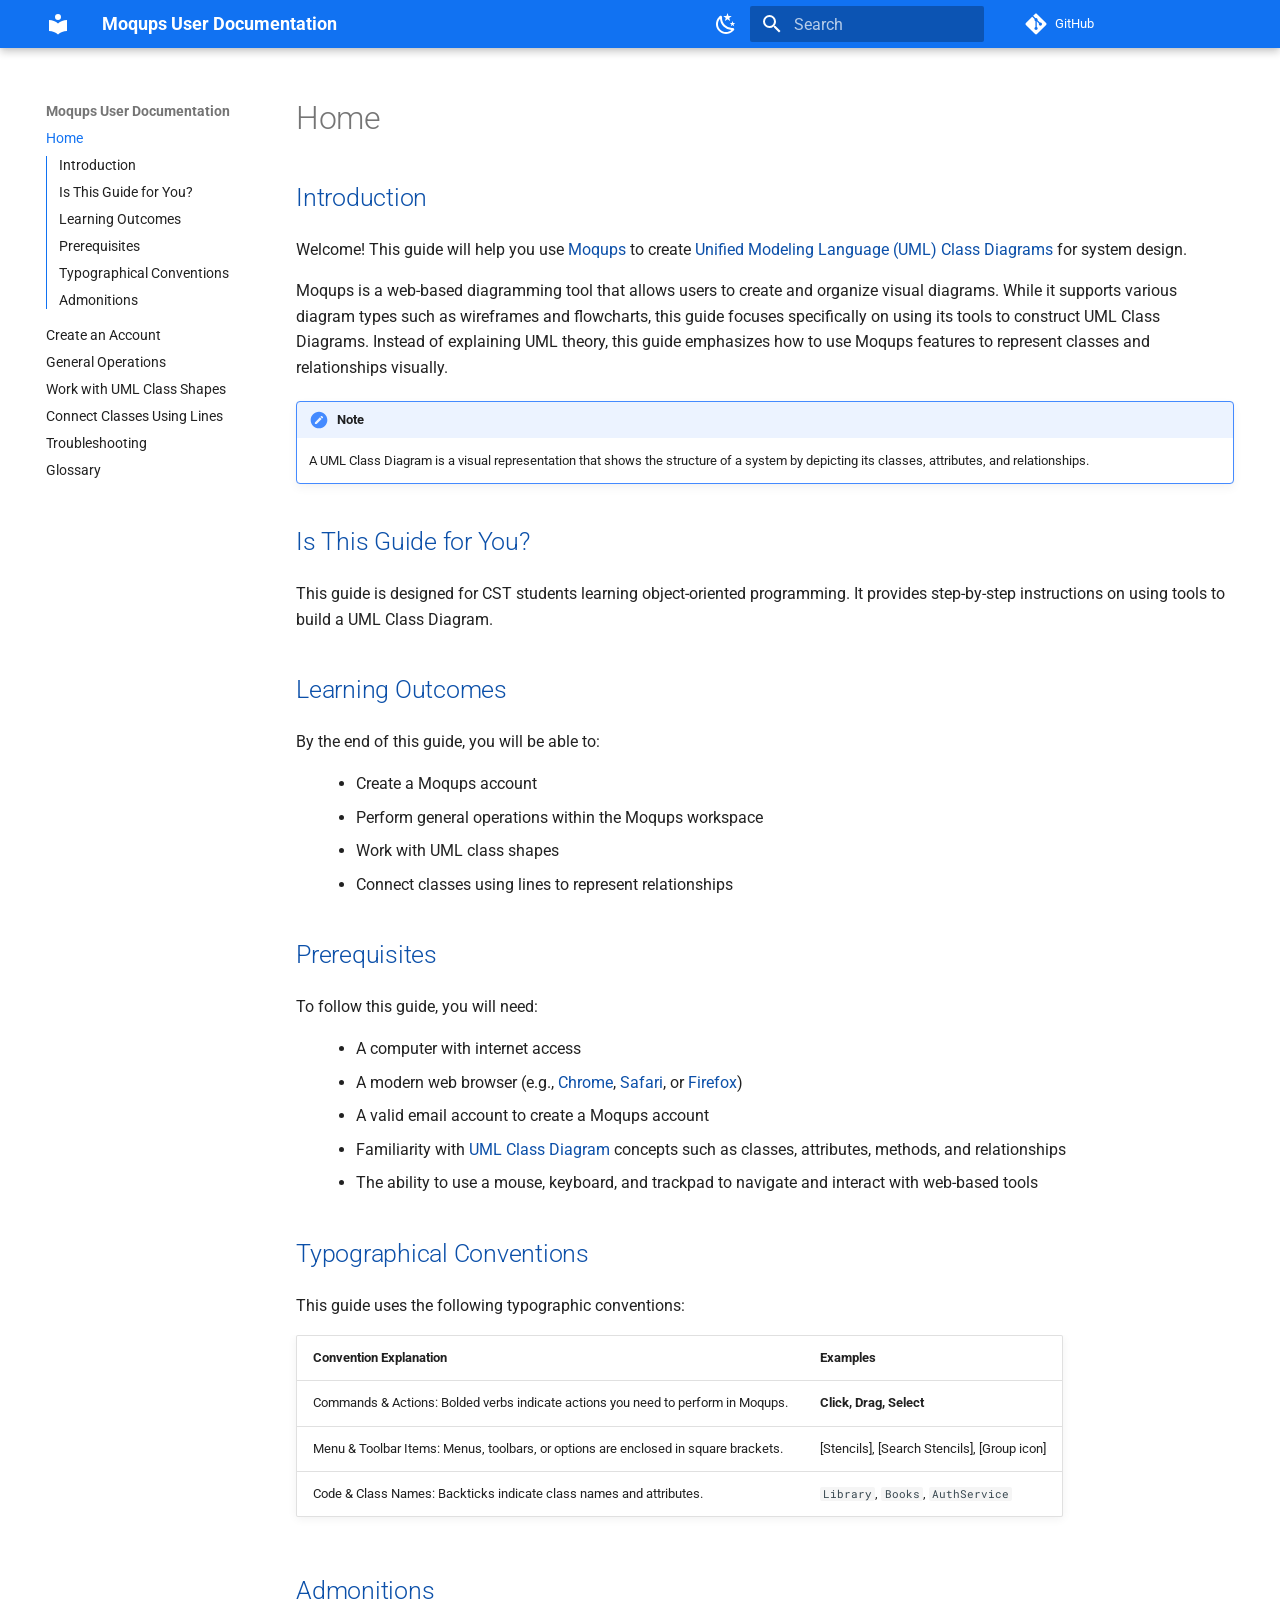
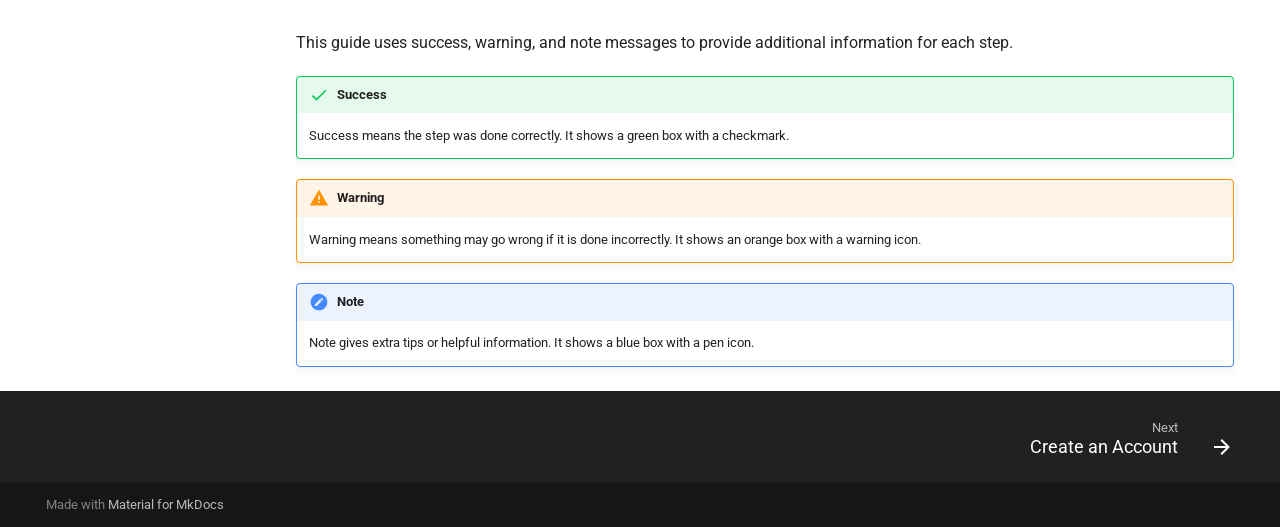
<file: index.html>
<!doctype html>
<html lang="en" class="no-js">
  <head>
    
      <meta charset="utf-8">
      <meta name="viewport" content="width=device-width,initial-scale=1">
      
      
      
      
      
        <link rel="next" href="create-an-account/">
      
      
        
      
      
      <link rel="icon" href="assets/images/favicon.png">
      <meta name="generator" content="mkdocs-1.6.1, mkdocs-material-9.7.6">
    
    
      
        <title>Moqups User Documentation</title>
      
    
    
      <link rel="stylesheet" href="assets/stylesheets/main.484c7ddc.min.css">
      
        
        <link rel="stylesheet" href="assets/stylesheets/palette.ab4e12ef.min.css">
      
      


    
    
      
    
    
      
        
        
        <link rel="preconnect" href="https://fonts.gstatic.com" crossorigin>
        <link rel="stylesheet" href="https://fonts.googleapis.com/css?family=Roboto:300,300i,400,400i,700,700i%7CRoboto+Mono:400,400i,700,700i&display=fallback">
        <style>:root{--md-text-font:"Roboto";--md-code-font:"Roboto Mono"}</style>
      
    
    
      <link rel="stylesheet" href="stylesheets/extra.css">
    
    <script>__md_scope=new URL(".",location),__md_hash=e=>[...e].reduce(((e,_)=>(e<<5)-e+_.charCodeAt(0)),0),__md_get=(e,_=localStorage,t=__md_scope)=>JSON.parse(_.getItem(t.pathname+"."+e)),__md_set=(e,_,t=localStorage,a=__md_scope)=>{try{t.setItem(a.pathname+"."+e,JSON.stringify(_))}catch(e){}}</script>
    
      

    
    
  </head>
  
  
    
    
      
    
    
    
    
    <body dir="ltr" data-md-color-scheme="default" data-md-color-primary="custom" data-md-color-accent="custom">
  
    
    <input class="md-toggle" data-md-toggle="drawer" type="checkbox" id="__drawer" autocomplete="off">
    <input class="md-toggle" data-md-toggle="search" type="checkbox" id="__search" autocomplete="off">
    <label class="md-overlay" for="__drawer"></label>
    <div data-md-component="skip">
      
        
        <a href="#home" class="md-skip">
          Skip to content
        </a>
      
    </div>
    <div data-md-component="announce">
      
    </div>
    
    
      

  

<header class="md-header md-header--shadow" data-md-component="header">
  <nav class="md-header__inner md-grid" aria-label="Header">
    <a href="." title="Moqups User Documentation" class="md-header__button md-logo" aria-label="Moqups User Documentation" data-md-component="logo">
      
  
  <svg xmlns="http://www.w3.org/2000/svg" viewBox="0 0 24 24"><path d="M12 8a3 3 0 0 0 3-3 3 3 0 0 0-3-3 3 3 0 0 0-3 3 3 3 0 0 0 3 3m0 3.54C9.64 9.35 6.5 8 3 8v11c3.5 0 6.64 1.35 9 3.54 2.36-2.19 5.5-3.54 9-3.54V8c-3.5 0-6.64 1.35-9 3.54"/></svg>

    </a>
    <label class="md-header__button md-icon" for="__drawer">
      
      <svg xmlns="http://www.w3.org/2000/svg" viewBox="0 0 24 24"><path d="M3 6h18v2H3zm0 5h18v2H3zm0 5h18v2H3z"/></svg>
    </label>
    <div class="md-header__title" data-md-component="header-title">
      <div class="md-header__ellipsis">
        <div class="md-header__topic">
          <span class="md-ellipsis">
            Moqups User Documentation
          </span>
        </div>
        <div class="md-header__topic" data-md-component="header-topic">
          <span class="md-ellipsis">
            
              Home
            
          </span>
        </div>
      </div>
    </div>
    
      
        <form class="md-header__option" data-md-component="palette">
  
    
    
    
    <input class="md-option" data-md-color-media="" data-md-color-scheme="default" data-md-color-primary="custom" data-md-color-accent="custom"  aria-label="Switch to dark mode"  type="radio" name="__palette" id="__palette_0">
    
      <label class="md-header__button md-icon" title="Switch to dark mode" for="__palette_1" hidden>
        <svg xmlns="http://www.w3.org/2000/svg" viewBox="0 0 24 24"><path d="m17.75 4.09-2.53 1.94.91 3.06-2.63-1.81-2.63 1.81.91-3.06-2.53-1.94L12.44 4l1.06-3 1.06 3zm3.5 6.91-1.64 1.25.59 1.98-1.7-1.17-1.7 1.17.59-1.98L15.75 11l2.06-.05L18.5 9l.69 1.95zm-2.28 4.95c.83-.08 1.72 1.1 1.19 1.85-.32.45-.66.87-1.08 1.27C15.17 23 8.84 23 4.94 19.07c-3.91-3.9-3.91-10.24 0-14.14.4-.4.82-.76 1.27-1.08.75-.53 1.93.36 1.85 1.19-.27 2.86.69 5.83 2.89 8.02a9.96 9.96 0 0 0 8.02 2.89m-1.64 2.02a12.08 12.08 0 0 1-7.8-3.47c-2.17-2.19-3.33-5-3.49-7.82-2.81 3.14-2.7 7.96.31 10.98 3.02 3.01 7.84 3.12 10.98.31"/></svg>
      </label>
    
  
    
    
    
    <input class="md-option" data-md-color-media="" data-md-color-scheme="slate" data-md-color-primary="custom" data-md-color-accent="custom"  aria-label="Switch to light mode"  type="radio" name="__palette" id="__palette_1">
    
      <label class="md-header__button md-icon" title="Switch to light mode" for="__palette_0" hidden>
        <svg xmlns="http://www.w3.org/2000/svg" viewBox="0 0 24 24"><path d="M12 7a5 5 0 0 1 5 5 5 5 0 0 1-5 5 5 5 0 0 1-5-5 5 5 0 0 1 5-5m0 2a3 3 0 0 0-3 3 3 3 0 0 0 3 3 3 3 0 0 0 3-3 3 3 0 0 0-3-3m0-7 2.39 3.42C13.65 5.15 12.84 5 12 5s-1.65.15-2.39.42zM3.34 7l4.16-.35A7.2 7.2 0 0 0 5.94 8.5c-.44.74-.69 1.5-.83 2.29zm.02 10 1.76-3.77a7.131 7.131 0 0 0 2.38 4.14zM20.65 7l-1.77 3.79a7.02 7.02 0 0 0-2.38-4.15zm-.01 10-4.14.36c.59-.51 1.12-1.14 1.54-1.86.42-.73.69-1.5.83-2.29zM12 22l-2.41-3.44c.74.27 1.55.44 2.41.44.82 0 1.63-.17 2.37-.44z"/></svg>
      </label>
    
  
</form>
      
    
    
      <script>var palette=__md_get("__palette");if(palette&&palette.color){if("(prefers-color-scheme)"===palette.color.media){var media=matchMedia("(prefers-color-scheme: light)"),input=document.querySelector(media.matches?"[data-md-color-media='(prefers-color-scheme: light)']":"[data-md-color-media='(prefers-color-scheme: dark)']");palette.color.media=input.getAttribute("data-md-color-media"),palette.color.scheme=input.getAttribute("data-md-color-scheme"),palette.color.primary=input.getAttribute("data-md-color-primary"),palette.color.accent=input.getAttribute("data-md-color-accent")}for(var[key,value]of Object.entries(palette.color))document.body.setAttribute("data-md-color-"+key,value)}</script>
    
    
    
      
      
        <label class="md-header__button md-icon" for="__search">
          
          <svg xmlns="http://www.w3.org/2000/svg" viewBox="0 0 24 24"><path d="M9.5 3A6.5 6.5 0 0 1 16 9.5c0 1.61-.59 3.09-1.56 4.23l.27.27h.79l5 5-1.5 1.5-5-5v-.79l-.27-.27A6.52 6.52 0 0 1 9.5 16 6.5 6.5 0 0 1 3 9.5 6.5 6.5 0 0 1 9.5 3m0 2C7 5 5 7 5 9.5S7 14 9.5 14 14 12 14 9.5 12 5 9.5 5"/></svg>
        </label>
        <div class="md-search" data-md-component="search" role="dialog">
  <label class="md-search__overlay" for="__search"></label>
  <div class="md-search__inner" role="search">
    <form class="md-search__form" name="search">
      <input type="text" class="md-search__input" name="query" aria-label="Search" placeholder="Search" autocapitalize="off" autocorrect="off" autocomplete="off" spellcheck="false" data-md-component="search-query" required>
      <label class="md-search__icon md-icon" for="__search">
        
        <svg xmlns="http://www.w3.org/2000/svg" viewBox="0 0 24 24"><path d="M9.5 3A6.5 6.5 0 0 1 16 9.5c0 1.61-.59 3.09-1.56 4.23l.27.27h.79l5 5-1.5 1.5-5-5v-.79l-.27-.27A6.52 6.52 0 0 1 9.5 16 6.5 6.5 0 0 1 3 9.5 6.5 6.5 0 0 1 9.5 3m0 2C7 5 5 7 5 9.5S7 14 9.5 14 14 12 14 9.5 12 5 9.5 5"/></svg>
        
        <svg xmlns="http://www.w3.org/2000/svg" viewBox="0 0 24 24"><path d="M20 11v2H8l5.5 5.5-1.42 1.42L4.16 12l7.92-7.92L13.5 5.5 8 11z"/></svg>
      </label>
      <nav class="md-search__options" aria-label="Search">
        
        <button type="reset" class="md-search__icon md-icon" title="Clear" aria-label="Clear" tabindex="-1">
          
          <svg xmlns="http://www.w3.org/2000/svg" viewBox="0 0 24 24"><path d="M19 6.41 17.59 5 12 10.59 6.41 5 5 6.41 10.59 12 5 17.59 6.41 19 12 13.41 17.59 19 19 17.59 13.41 12z"/></svg>
        </button>
      </nav>
      
    </form>
    <div class="md-search__output">
      <div class="md-search__scrollwrap" tabindex="0" data-md-scrollfix>
        <div class="md-search-result" data-md-component="search-result">
          <div class="md-search-result__meta">
            Initializing search
          </div>
          <ol class="md-search-result__list" role="presentation"></ol>
        </div>
      </div>
    </div>
  </div>
</div>
      
    
    
      <div class="md-header__source">
        <a href="https://github.com/mzhao002/Moqups-User-Documentation" title="Go to repository" class="md-source" data-md-component="source">
  <div class="md-source__icon md-icon">
    
    <svg xmlns="http://www.w3.org/2000/svg" viewBox="0 0 448 512"><!--! Font Awesome Free 7.1.0 by @fontawesome - https://fontawesome.com License - https://fontawesome.com/license/free (Icons: CC BY 4.0, Fonts: SIL OFL 1.1, Code: MIT License) Copyright 2025 Fonticons, Inc.--><path d="M439.6 236.1 244 40.5c-5.4-5.5-12.8-8.5-20.4-8.5s-15 3-20.4 8.4L162.5 81l51.5 51.5c27.1-9.1 52.7 16.8 43.4 43.7l49.7 49.7c34.2-11.8 61.2 31 35.5 56.7-26.5 26.5-70.2-2.9-56-37.3L240.3 199v121.9c25.3 12.5 22.3 41.8 9.1 55-6.4 6.4-15.2 10.1-24.3 10.1s-17.8-3.6-24.3-10.1c-17.6-17.6-11.1-46.9 11.2-56v-123c-20.8-8.5-24.6-30.7-18.6-45L142.6 101 8.5 235.1C3 240.6 0 247.9 0 255.5s3 15 8.5 20.4l195.6 195.7c5.4 5.4 12.7 8.4 20.4 8.4s15-3 20.4-8.4l194.7-194.7c5.4-5.4 8.4-12.8 8.4-20.4s-3-15-8.4-20.4"/></svg>
  </div>
  <div class="md-source__repository">
    GitHub
  </div>
</a>
      </div>
    
  </nav>
  
</header>
    
    <div class="md-container" data-md-component="container">
      
      
        
          
        
      
      <main class="md-main" data-md-component="main">
        <div class="md-main__inner md-grid">
          
            
              
              <div class="md-sidebar md-sidebar--primary" data-md-component="sidebar" data-md-type="navigation" >
                <div class="md-sidebar__scrollwrap">
                  <div class="md-sidebar__inner">
                    



  

<nav class="md-nav md-nav--primary md-nav--integrated" aria-label="Navigation" data-md-level="0">
  <label class="md-nav__title" for="__drawer">
    <a href="." title="Moqups User Documentation" class="md-nav__button md-logo" aria-label="Moqups User Documentation" data-md-component="logo">
      
  
  <svg xmlns="http://www.w3.org/2000/svg" viewBox="0 0 24 24"><path d="M12 8a3 3 0 0 0 3-3 3 3 0 0 0-3-3 3 3 0 0 0-3 3 3 3 0 0 0 3 3m0 3.54C9.64 9.35 6.5 8 3 8v11c3.5 0 6.64 1.35 9 3.54 2.36-2.19 5.5-3.54 9-3.54V8c-3.5 0-6.64 1.35-9 3.54"/></svg>

    </a>
    Moqups User Documentation
  </label>
  
    <div class="md-nav__source">
      <a href="https://github.com/mzhao002/Moqups-User-Documentation" title="Go to repository" class="md-source" data-md-component="source">
  <div class="md-source__icon md-icon">
    
    <svg xmlns="http://www.w3.org/2000/svg" viewBox="0 0 448 512"><!--! Font Awesome Free 7.1.0 by @fontawesome - https://fontawesome.com License - https://fontawesome.com/license/free (Icons: CC BY 4.0, Fonts: SIL OFL 1.1, Code: MIT License) Copyright 2025 Fonticons, Inc.--><path d="M439.6 236.1 244 40.5c-5.4-5.5-12.8-8.5-20.4-8.5s-15 3-20.4 8.4L162.5 81l51.5 51.5c27.1-9.1 52.7 16.8 43.4 43.7l49.7 49.7c34.2-11.8 61.2 31 35.5 56.7-26.5 26.5-70.2-2.9-56-37.3L240.3 199v121.9c25.3 12.5 22.3 41.8 9.1 55-6.4 6.4-15.2 10.1-24.3 10.1s-17.8-3.6-24.3-10.1c-17.6-17.6-11.1-46.9 11.2-56v-123c-20.8-8.5-24.6-30.7-18.6-45L142.6 101 8.5 235.1C3 240.6 0 247.9 0 255.5s3 15 8.5 20.4l195.6 195.7c5.4 5.4 12.7 8.4 20.4 8.4s15-3 20.4-8.4l194.7-194.7c5.4-5.4 8.4-12.8 8.4-20.4s-3-15-8.4-20.4"/></svg>
  </div>
  <div class="md-source__repository">
    GitHub
  </div>
</a>
    </div>
  
  <ul class="md-nav__list" data-md-scrollfix>
    
      
      
  
  
    
  
  
  
    <li class="md-nav__item md-nav__item--active">
      
      <input class="md-nav__toggle md-toggle" type="checkbox" id="__toc">
      
      
        
      
      
        <label class="md-nav__link md-nav__link--active" for="__toc">
          
  
  
  <span class="md-ellipsis">
    
  
    Home
  

    
  </span>
  
  

          <span class="md-nav__icon md-icon"></span>
        </label>
      
      <a href="." class="md-nav__link md-nav__link--active">
        
  
  
  <span class="md-ellipsis">
    
  
    Home
  

    
  </span>
  
  

      </a>
      
        

<nav class="md-nav md-nav--secondary" aria-label="Table of contents">
  
  
  
    
  
  
    <label class="md-nav__title" for="__toc">
      <span class="md-nav__icon md-icon"></span>
      Table of contents
    </label>
    <ul class="md-nav__list" data-md-component="toc" data-md-scrollfix>
      
        <li class="md-nav__item">
  <a href="#introduction" class="md-nav__link">
    <span class="md-ellipsis">
      
        Introduction
      
    </span>
  </a>
  
</li>
      
        <li class="md-nav__item">
  <a href="#is-this-guide-for-you" class="md-nav__link">
    <span class="md-ellipsis">
      
        Is This Guide for You?
      
    </span>
  </a>
  
</li>
      
        <li class="md-nav__item">
  <a href="#learning-outcomes" class="md-nav__link">
    <span class="md-ellipsis">
      
        Learning Outcomes
      
    </span>
  </a>
  
</li>
      
        <li class="md-nav__item">
  <a href="#prerequisites" class="md-nav__link">
    <span class="md-ellipsis">
      
        Prerequisites
      
    </span>
  </a>
  
</li>
      
        <li class="md-nav__item">
  <a href="#typographical-conventions" class="md-nav__link">
    <span class="md-ellipsis">
      
        Typographical Conventions
      
    </span>
  </a>
  
</li>
      
        <li class="md-nav__item">
  <a href="#admonitions" class="md-nav__link">
    <span class="md-ellipsis">
      
        Admonitions
      
    </span>
  </a>
  
</li>
      
    </ul>
  
</nav>
      
    </li>
  

    
      
      
  
  
  
  
    <li class="md-nav__item">
      <a href="create-an-account/" class="md-nav__link">
        
  
  
  <span class="md-ellipsis">
    
  
    Create an Account
  

    
  </span>
  
  

      </a>
    </li>
  

    
      
      
  
  
  
  
    <li class="md-nav__item">
      <a href="general-operations/" class="md-nav__link">
        
  
  
  <span class="md-ellipsis">
    
  
    General Operations
  

    
  </span>
  
  

      </a>
    </li>
  

    
      
      
  
  
  
  
    <li class="md-nav__item">
      <a href="work-with-UML-class-shapes/" class="md-nav__link">
        
  
  
  <span class="md-ellipsis">
    
  
    Work with UML Class Shapes
  

    
  </span>
  
  

      </a>
    </li>
  

    
      
      
  
  
  
  
    <li class="md-nav__item">
      <a href="connect-classes-using-lines/" class="md-nav__link">
        
  
  
  <span class="md-ellipsis">
    
  
    Connect Classes Using Lines
  

    
  </span>
  
  

      </a>
    </li>
  

    
      
      
  
  
  
  
    <li class="md-nav__item">
      <a href="troubleshooting/" class="md-nav__link">
        
  
  
  <span class="md-ellipsis">
    
  
    Troubleshooting
  

    
  </span>
  
  

      </a>
    </li>
  

    
      
      
  
  
  
  
    <li class="md-nav__item">
      <a href="glossary/" class="md-nav__link">
        
  
  
  <span class="md-ellipsis">
    
  
    Glossary
  

    
  </span>
  
  

      </a>
    </li>
  

    
  </ul>
</nav>
                  </div>
                </div>
              </div>
            
            
          
          
            <div class="md-content" data-md-component="content">
              
              <article class="md-content__inner md-typeset">
                
                  


  
  


<h1 id="home">Home</h1>
<h2 id="introduction">Introduction</h2>
<p>Welcome! This guide will help you use <a href="https://moqups.com/">Moqups</a> to create <a href="https://www.visual-paradigm.com/guide/uml-unified-modeling-language/uml-class-diagram-tutorial/">Unified Modeling Language (UML) Class Diagrams</a> for system design.</p>
<p>Moqups is a web-based diagramming tool that allows users to create and organize visual diagrams. While it supports various diagram types such as wireframes and flowcharts, this guide focuses specifically on using its tools to construct UML Class Diagrams. Instead of explaining UML theory, this guide emphasizes how to use Moqups features to represent classes and relationships visually.</p>
<div class="admonition note">
<p class="admonition-title">Note</p>
<p>A UML Class Diagram is a visual representation that shows the structure of a system by depicting its classes, attributes, and relationships.</p>
</div>
<h2 id="is-this-guide-for-you">Is This Guide for You?</h2>
<p>This guide is designed for CST students learning object-oriented programming. It provides step-by-step instructions on using tools to build a UML Class Diagram.</p>
<h2 id="learning-outcomes">Learning Outcomes</h2>
<p>By the end of this guide, you will be able to:</p>
<ul>
<li>Create a Moqups account  </li>
<li>Perform general operations within the Moqups workspace  </li>
<li>Work with UML class shapes  </li>
<li>Connect classes using lines to represent relationships  </li>
</ul>
<h2 id="prerequisites">Prerequisites</h2>
<p>To follow this guide, you will need: </p>
<ul>
<li>A computer with internet access</li>
<li>A modern web browser (e.g., <a href="https://www.google.com/intl/en_ca/chrome/">Chrome</a>, <a href="https://apps.apple.com/ca/app/safari/id1146562112">Safari</a>, or <a href="https://www.firefox.com/zh-CN/">Firefox</a>)</li>
<li>A valid email account to create a Moqups account</li>
<li>Familiarity with <a href="https://www.visual-paradigm.com/guide/uml-unified-modeling-language/uml-class-diagram-tutorial/">UML Class Diagram</a> concepts such as classes, attributes, methods, and relationships</li>
<li>The ability to use a mouse, keyboard, and trackpad to navigate and interact with web-based tools</li>
</ul>
<h2 id="typographical-conventions">Typographical Conventions</h2>
<p>This guide uses the following typographic conventions:</p>
<table>
<thead>
<tr>
<th style="text-align: left;">Convention Explanation</th>
<th style="text-align: left;">Examples</th>
</tr>
</thead>
<tbody>
<tr>
<td style="text-align: left;">Commands &amp; Actions: Bolded verbs indicate actions you need to perform in Moqups.</td>
<td style="text-align: left;"><strong>Click, Drag, Select</strong></td>
</tr>
<tr>
<td style="text-align: left;">Menu &amp; Toolbar Items: Menus, toolbars, or options are enclosed in square brackets.</td>
<td style="text-align: left;">[Stencils], [Search Stencils], [Group icon]</td>
</tr>
<tr>
<td style="text-align: left;">Code &amp; Class Names: Backticks indicate class names and attributes.</td>
<td style="text-align: left;"><code>Library</code>, <code>Books</code>, <code>AuthService</code></td>
</tr>
</tbody>
</table>
<h2 id="admonitions">Admonitions</h2>
<p>This guide uses success, warning, and note messages to provide additional information for each step.</p>
<div class="admonition success">
<p class="admonition-title">Success</p>
<p>Success means the step was done correctly. It shows a green box with a checkmark.</p>
</div>
<div class="admonition warning">
<p class="admonition-title">Warning</p>
<p>Warning means something may go wrong if it is done incorrectly. It shows an orange box with a warning icon.</p>
</div>
<div class="admonition note">
<p class="admonition-title">Note</p>
<p>Note gives extra tips or helpful information. It shows a blue box with a pen icon.</p>
</div>












                
              </article>
            </div>
          
          
<script>var target=document.getElementById(location.hash.slice(1));target&&target.name&&(target.checked=target.name.startsWith("__tabbed_"))</script>
        </div>
        
          <button type="button" class="md-top md-icon" data-md-component="top" hidden>
  
  <svg xmlns="http://www.w3.org/2000/svg" viewBox="0 0 24 24"><path d="M13 20h-2V8l-5.5 5.5-1.42-1.42L12 4.16l7.92 7.92-1.42 1.42L13 8z"/></svg>
  Back to top
</button>
        
      </main>
      
        <footer class="md-footer">
  
    
      
      <nav class="md-footer__inner md-grid" aria-label="Footer" >
        
        
          
          <a href="create-an-account/" class="md-footer__link md-footer__link--next" aria-label="Next: Create an Account">
            <div class="md-footer__title">
              <span class="md-footer__direction">
                Next
              </span>
              <div class="md-ellipsis">
                Create an Account
              </div>
            </div>
            <div class="md-footer__button md-icon">
              
              <svg xmlns="http://www.w3.org/2000/svg" viewBox="0 0 24 24"><path d="M4 11v2h12l-5.5 5.5 1.42 1.42L19.84 12l-7.92-7.92L10.5 5.5 16 11z"/></svg>
            </div>
          </a>
        
      </nav>
    
  
  <div class="md-footer-meta md-typeset">
    <div class="md-footer-meta__inner md-grid">
      <div class="md-copyright">
  
  
    Made with
    <a href="https://squidfunk.github.io/mkdocs-material/" target="_blank" rel="noopener">
      Material for MkDocs
    </a>
  
</div>
      
    </div>
  </div>
</footer>
      
    </div>
    <div class="md-dialog" data-md-component="dialog">
      <div class="md-dialog__inner md-typeset"></div>
    </div>
    
    
    
      
      
      <script id="__config" type="application/json">{"annotate": null, "base": ".", "features": ["navigation.sections", "navigation.expand", "navigation.footer", "toc.integrate", "navigation.top"], "search": "assets/javascripts/workers/search.2c215733.min.js", "tags": null, "translations": {"clipboard.copied": "Copied to clipboard", "clipboard.copy": "Copy to clipboard", "search.result.more.one": "1 more on this page", "search.result.more.other": "# more on this page", "search.result.none": "No matching documents", "search.result.one": "1 matching document", "search.result.other": "# matching documents", "search.result.placeholder": "Type to start searching", "search.result.term.missing": "Missing", "select.version": "Select version"}, "version": null}</script>
    
    
      <script src="assets/javascripts/bundle.79ae519e.min.js"></script>
      
    
  </body>
</html>
</file>
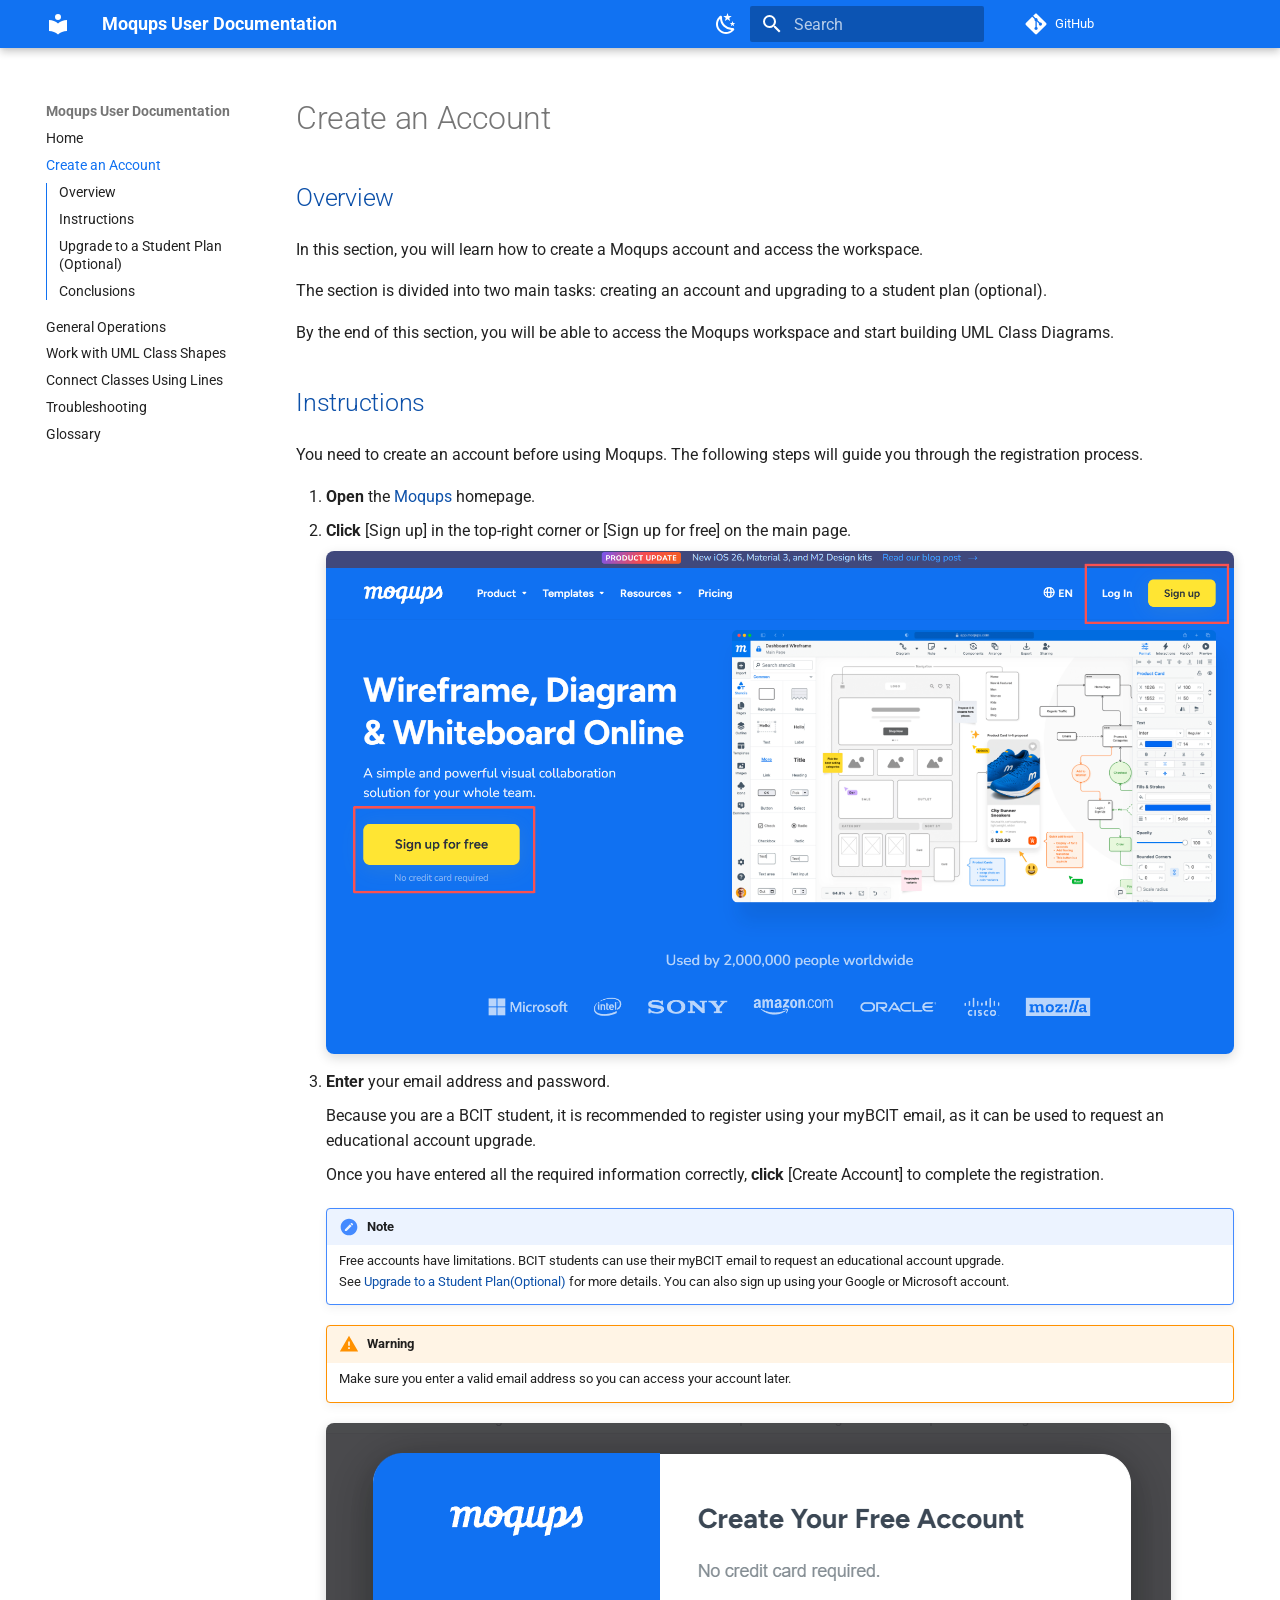
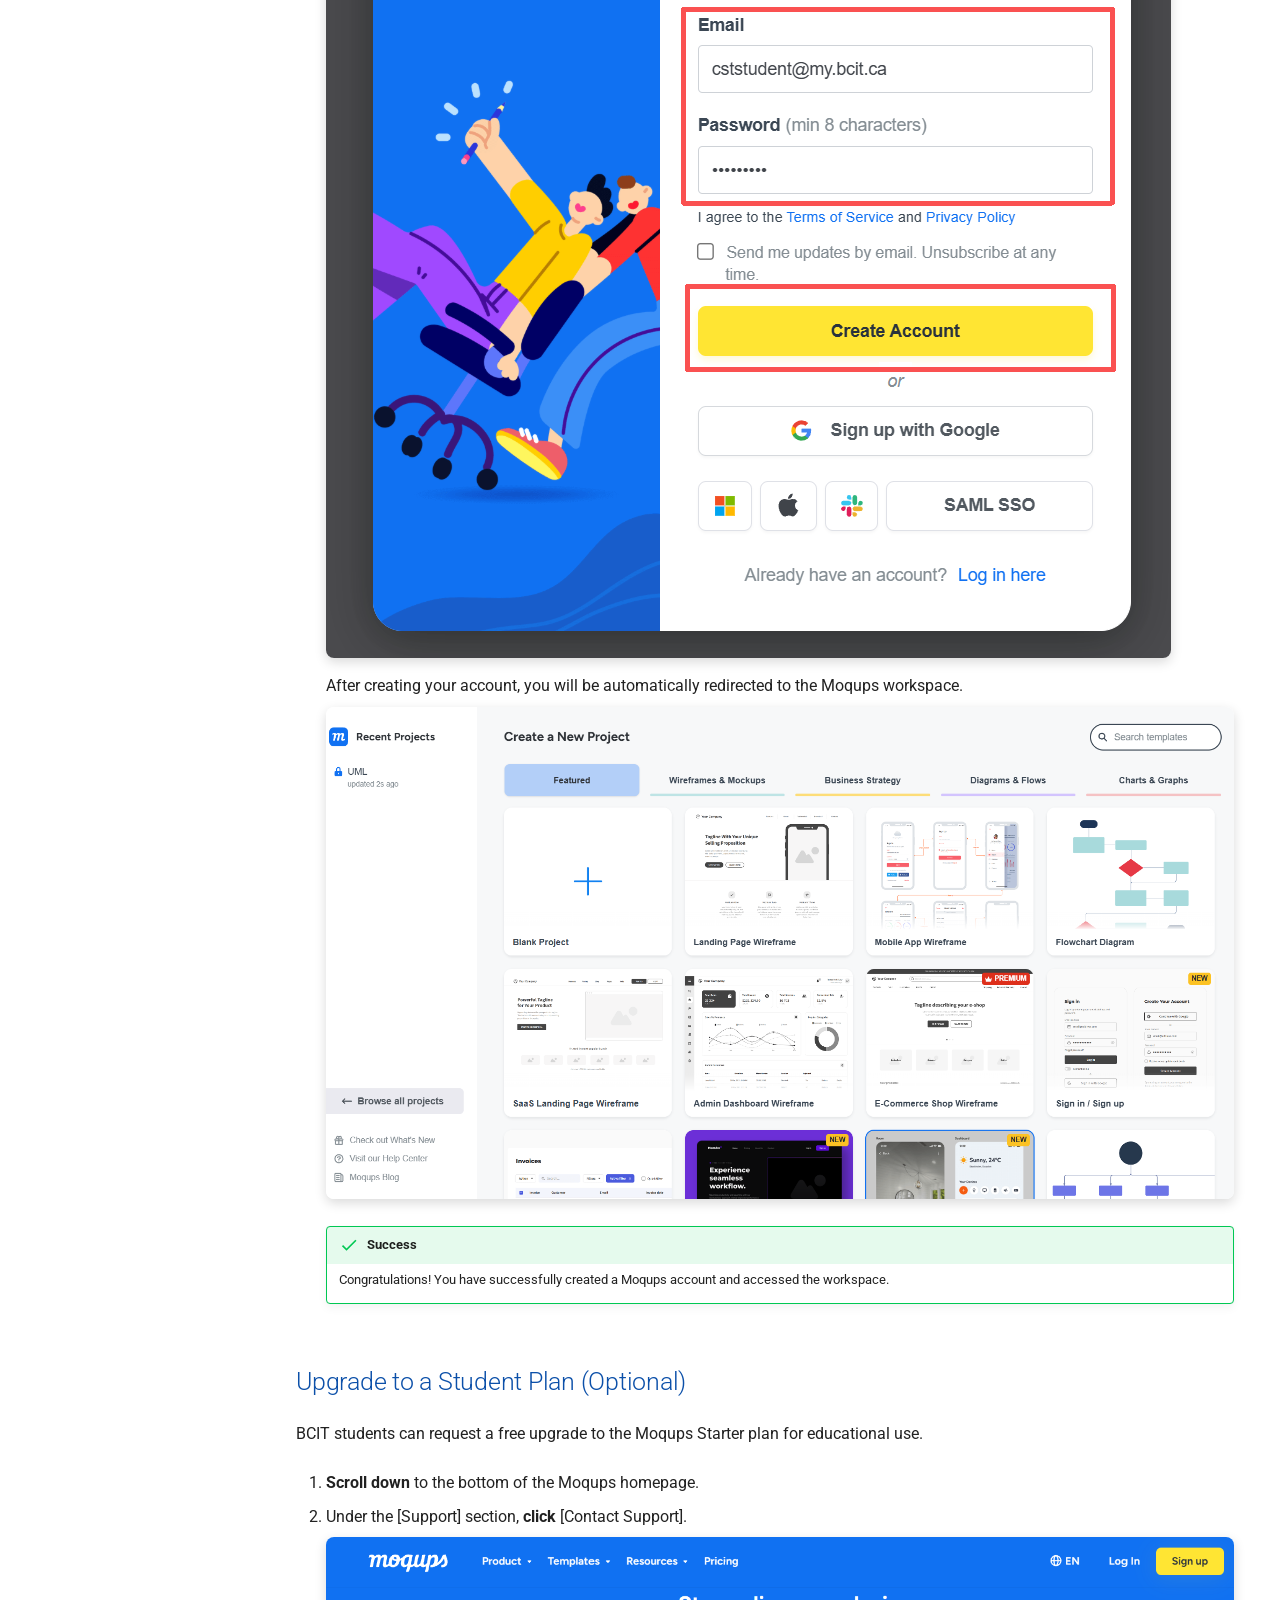
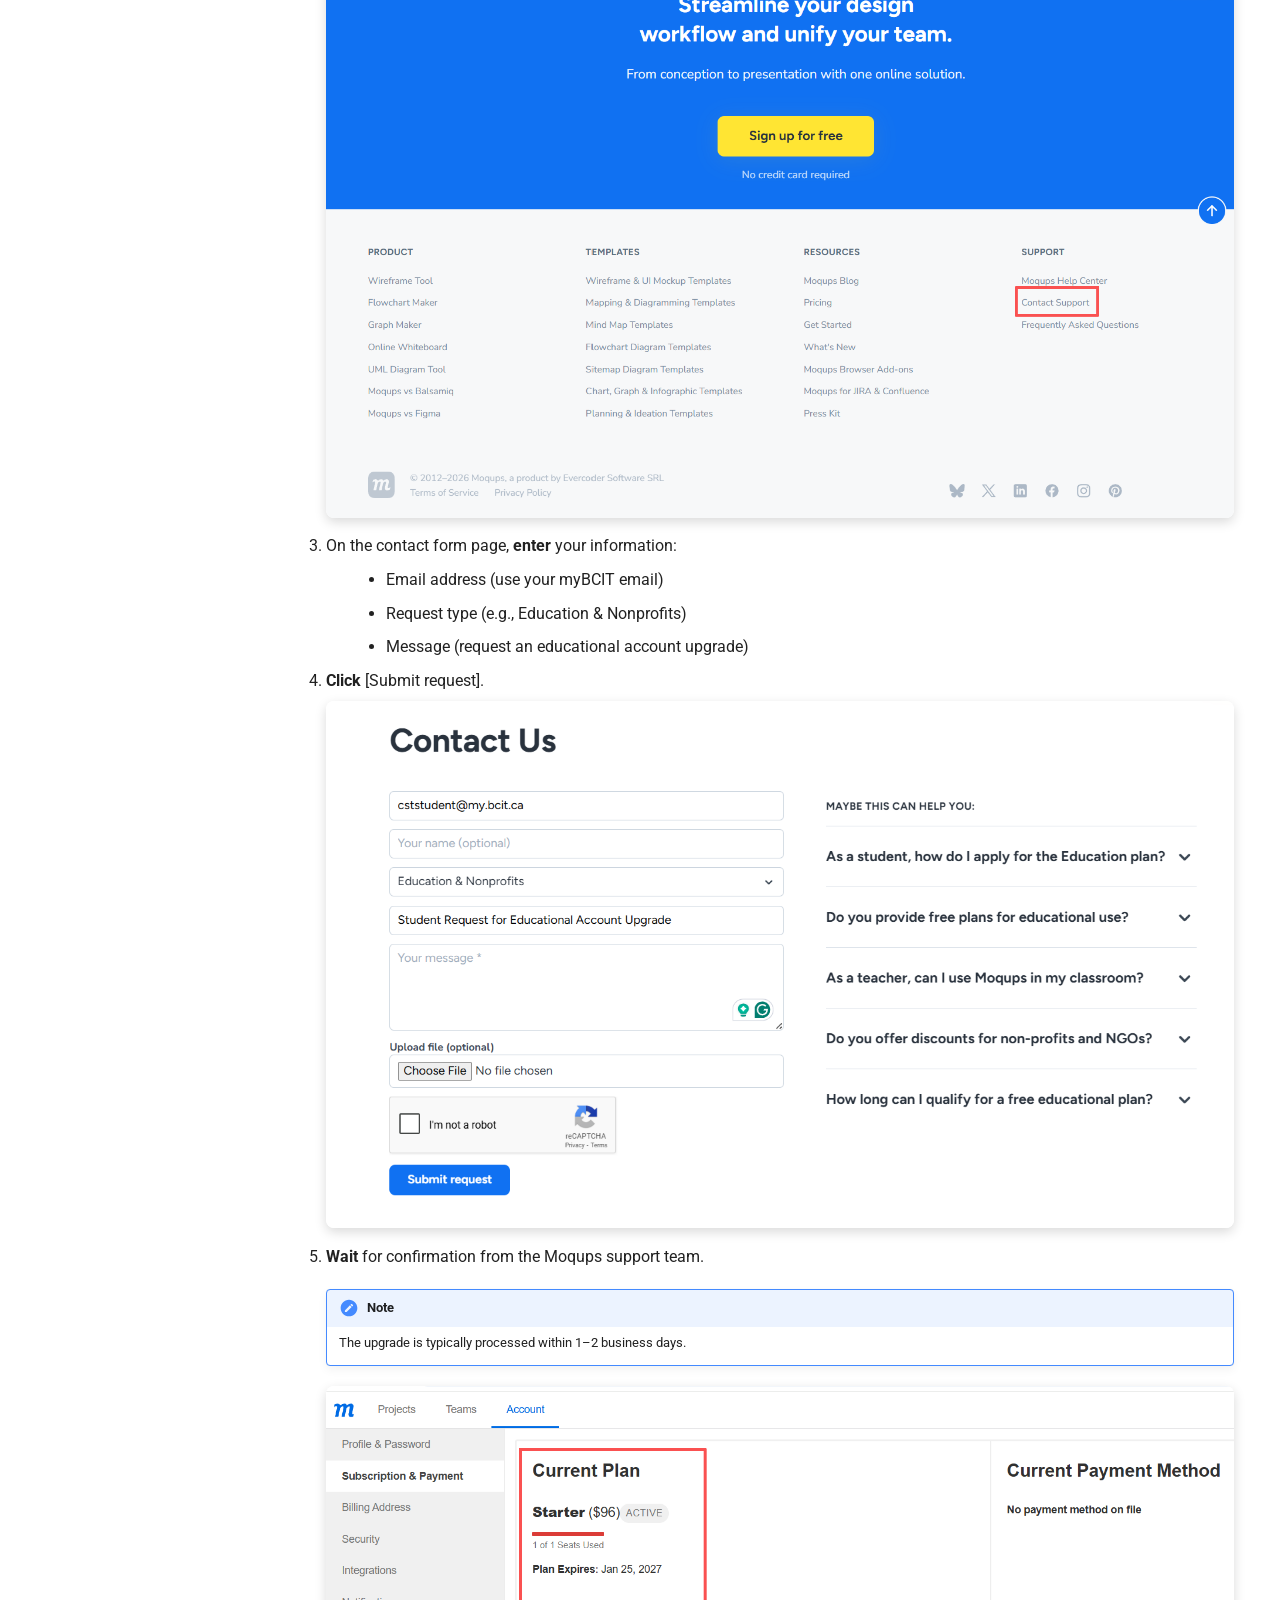
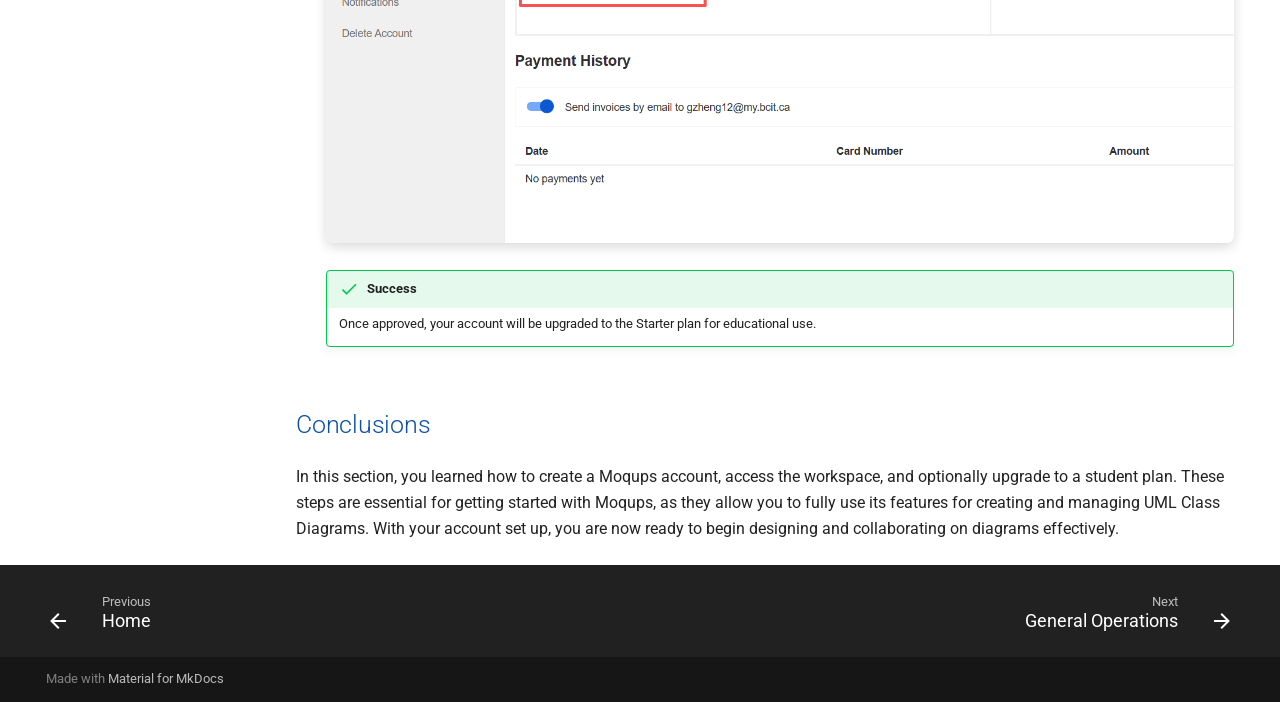
<file: create-an-account/index.html>
<!doctype html>
<html lang="en" class="no-js">
  <head>
    
      <meta charset="utf-8">
      <meta name="viewport" content="width=device-width,initial-scale=1">
      
      
      
      
        <link rel="prev" href="..">
      
      
        <link rel="next" href="../general-operations/">
      
      
        
      
      
      <link rel="icon" href="../assets/images/favicon.png">
      <meta name="generator" content="mkdocs-1.6.1, mkdocs-material-9.7.6">
    
    
      
        <title>Create an Account - Moqups User Documentation</title>
      
    
    
      <link rel="stylesheet" href="../assets/stylesheets/main.484c7ddc.min.css">
      
        
        <link rel="stylesheet" href="../assets/stylesheets/palette.ab4e12ef.min.css">
      
      


    
    
      
    
    
      
        
        
        <link rel="preconnect" href="https://fonts.gstatic.com" crossorigin>
        <link rel="stylesheet" href="https://fonts.googleapis.com/css?family=Roboto:300,300i,400,400i,700,700i%7CRoboto+Mono:400,400i,700,700i&display=fallback">
        <style>:root{--md-text-font:"Roboto";--md-code-font:"Roboto Mono"}</style>
      
    
    
      <link rel="stylesheet" href="../stylesheets/extra.css">
    
    <script>__md_scope=new URL("..",location),__md_hash=e=>[...e].reduce(((e,_)=>(e<<5)-e+_.charCodeAt(0)),0),__md_get=(e,_=localStorage,t=__md_scope)=>JSON.parse(_.getItem(t.pathname+"."+e)),__md_set=(e,_,t=localStorage,a=__md_scope)=>{try{t.setItem(a.pathname+"."+e,JSON.stringify(_))}catch(e){}}</script>
    
      

    
    
  </head>
  
  
    
    
      
    
    
    
    
    <body dir="ltr" data-md-color-scheme="default" data-md-color-primary="custom" data-md-color-accent="custom">
  
    
    <input class="md-toggle" data-md-toggle="drawer" type="checkbox" id="__drawer" autocomplete="off">
    <input class="md-toggle" data-md-toggle="search" type="checkbox" id="__search" autocomplete="off">
    <label class="md-overlay" for="__drawer"></label>
    <div data-md-component="skip">
      
        
        <a href="#create-an-account" class="md-skip">
          Skip to content
        </a>
      
    </div>
    <div data-md-component="announce">
      
    </div>
    
    
      

  

<header class="md-header md-header--shadow" data-md-component="header">
  <nav class="md-header__inner md-grid" aria-label="Header">
    <a href=".." title="Moqups User Documentation" class="md-header__button md-logo" aria-label="Moqups User Documentation" data-md-component="logo">
      
  
  <svg xmlns="http://www.w3.org/2000/svg" viewBox="0 0 24 24"><path d="M12 8a3 3 0 0 0 3-3 3 3 0 0 0-3-3 3 3 0 0 0-3 3 3 3 0 0 0 3 3m0 3.54C9.64 9.35 6.5 8 3 8v11c3.5 0 6.64 1.35 9 3.54 2.36-2.19 5.5-3.54 9-3.54V8c-3.5 0-6.64 1.35-9 3.54"/></svg>

    </a>
    <label class="md-header__button md-icon" for="__drawer">
      
      <svg xmlns="http://www.w3.org/2000/svg" viewBox="0 0 24 24"><path d="M3 6h18v2H3zm0 5h18v2H3zm0 5h18v2H3z"/></svg>
    </label>
    <div class="md-header__title" data-md-component="header-title">
      <div class="md-header__ellipsis">
        <div class="md-header__topic">
          <span class="md-ellipsis">
            Moqups User Documentation
          </span>
        </div>
        <div class="md-header__topic" data-md-component="header-topic">
          <span class="md-ellipsis">
            
              Create an Account
            
          </span>
        </div>
      </div>
    </div>
    
      
        <form class="md-header__option" data-md-component="palette">
  
    
    
    
    <input class="md-option" data-md-color-media="" data-md-color-scheme="default" data-md-color-primary="custom" data-md-color-accent="custom"  aria-label="Switch to dark mode"  type="radio" name="__palette" id="__palette_0">
    
      <label class="md-header__button md-icon" title="Switch to dark mode" for="__palette_1" hidden>
        <svg xmlns="http://www.w3.org/2000/svg" viewBox="0 0 24 24"><path d="m17.75 4.09-2.53 1.94.91 3.06-2.63-1.81-2.63 1.81.91-3.06-2.53-1.94L12.44 4l1.06-3 1.06 3zm3.5 6.91-1.64 1.25.59 1.98-1.7-1.17-1.7 1.17.59-1.98L15.75 11l2.06-.05L18.5 9l.69 1.95zm-2.28 4.95c.83-.08 1.72 1.1 1.19 1.85-.32.45-.66.87-1.08 1.27C15.17 23 8.84 23 4.94 19.07c-3.91-3.9-3.91-10.24 0-14.14.4-.4.82-.76 1.27-1.08.75-.53 1.93.36 1.85 1.19-.27 2.86.69 5.83 2.89 8.02a9.96 9.96 0 0 0 8.02 2.89m-1.64 2.02a12.08 12.08 0 0 1-7.8-3.47c-2.17-2.19-3.33-5-3.49-7.82-2.81 3.14-2.7 7.96.31 10.98 3.02 3.01 7.84 3.12 10.98.31"/></svg>
      </label>
    
  
    
    
    
    <input class="md-option" data-md-color-media="" data-md-color-scheme="slate" data-md-color-primary="custom" data-md-color-accent="custom"  aria-label="Switch to light mode"  type="radio" name="__palette" id="__palette_1">
    
      <label class="md-header__button md-icon" title="Switch to light mode" for="__palette_0" hidden>
        <svg xmlns="http://www.w3.org/2000/svg" viewBox="0 0 24 24"><path d="M12 7a5 5 0 0 1 5 5 5 5 0 0 1-5 5 5 5 0 0 1-5-5 5 5 0 0 1 5-5m0 2a3 3 0 0 0-3 3 3 3 0 0 0 3 3 3 3 0 0 0 3-3 3 3 0 0 0-3-3m0-7 2.39 3.42C13.65 5.15 12.84 5 12 5s-1.65.15-2.39.42zM3.34 7l4.16-.35A7.2 7.2 0 0 0 5.94 8.5c-.44.74-.69 1.5-.83 2.29zm.02 10 1.76-3.77a7.131 7.131 0 0 0 2.38 4.14zM20.65 7l-1.77 3.79a7.02 7.02 0 0 0-2.38-4.15zm-.01 10-4.14.36c.59-.51 1.12-1.14 1.54-1.86.42-.73.69-1.5.83-2.29zM12 22l-2.41-3.44c.74.27 1.55.44 2.41.44.82 0 1.63-.17 2.37-.44z"/></svg>
      </label>
    
  
</form>
      
    
    
      <script>var palette=__md_get("__palette");if(palette&&palette.color){if("(prefers-color-scheme)"===palette.color.media){var media=matchMedia("(prefers-color-scheme: light)"),input=document.querySelector(media.matches?"[data-md-color-media='(prefers-color-scheme: light)']":"[data-md-color-media='(prefers-color-scheme: dark)']");palette.color.media=input.getAttribute("data-md-color-media"),palette.color.scheme=input.getAttribute("data-md-color-scheme"),palette.color.primary=input.getAttribute("data-md-color-primary"),palette.color.accent=input.getAttribute("data-md-color-accent")}for(var[key,value]of Object.entries(palette.color))document.body.setAttribute("data-md-color-"+key,value)}</script>
    
    
    
      
      
        <label class="md-header__button md-icon" for="__search">
          
          <svg xmlns="http://www.w3.org/2000/svg" viewBox="0 0 24 24"><path d="M9.5 3A6.5 6.5 0 0 1 16 9.5c0 1.61-.59 3.09-1.56 4.23l.27.27h.79l5 5-1.5 1.5-5-5v-.79l-.27-.27A6.52 6.52 0 0 1 9.5 16 6.5 6.5 0 0 1 3 9.5 6.5 6.5 0 0 1 9.5 3m0 2C7 5 5 7 5 9.5S7 14 9.5 14 14 12 14 9.5 12 5 9.5 5"/></svg>
        </label>
        <div class="md-search" data-md-component="search" role="dialog">
  <label class="md-search__overlay" for="__search"></label>
  <div class="md-search__inner" role="search">
    <form class="md-search__form" name="search">
      <input type="text" class="md-search__input" name="query" aria-label="Search" placeholder="Search" autocapitalize="off" autocorrect="off" autocomplete="off" spellcheck="false" data-md-component="search-query" required>
      <label class="md-search__icon md-icon" for="__search">
        
        <svg xmlns="http://www.w3.org/2000/svg" viewBox="0 0 24 24"><path d="M9.5 3A6.5 6.5 0 0 1 16 9.5c0 1.61-.59 3.09-1.56 4.23l.27.27h.79l5 5-1.5 1.5-5-5v-.79l-.27-.27A6.52 6.52 0 0 1 9.5 16 6.5 6.5 0 0 1 3 9.5 6.5 6.5 0 0 1 9.5 3m0 2C7 5 5 7 5 9.5S7 14 9.5 14 14 12 14 9.5 12 5 9.5 5"/></svg>
        
        <svg xmlns="http://www.w3.org/2000/svg" viewBox="0 0 24 24"><path d="M20 11v2H8l5.5 5.5-1.42 1.42L4.16 12l7.92-7.92L13.5 5.5 8 11z"/></svg>
      </label>
      <nav class="md-search__options" aria-label="Search">
        
        <button type="reset" class="md-search__icon md-icon" title="Clear" aria-label="Clear" tabindex="-1">
          
          <svg xmlns="http://www.w3.org/2000/svg" viewBox="0 0 24 24"><path d="M19 6.41 17.59 5 12 10.59 6.41 5 5 6.41 10.59 12 5 17.59 6.41 19 12 13.41 17.59 19 19 17.59 13.41 12z"/></svg>
        </button>
      </nav>
      
    </form>
    <div class="md-search__output">
      <div class="md-search__scrollwrap" tabindex="0" data-md-scrollfix>
        <div class="md-search-result" data-md-component="search-result">
          <div class="md-search-result__meta">
            Initializing search
          </div>
          <ol class="md-search-result__list" role="presentation"></ol>
        </div>
      </div>
    </div>
  </div>
</div>
      
    
    
      <div class="md-header__source">
        <a href="https://github.com/mzhao002/Moqups-User-Documentation" title="Go to repository" class="md-source" data-md-component="source">
  <div class="md-source__icon md-icon">
    
    <svg xmlns="http://www.w3.org/2000/svg" viewBox="0 0 448 512"><!--! Font Awesome Free 7.1.0 by @fontawesome - https://fontawesome.com License - https://fontawesome.com/license/free (Icons: CC BY 4.0, Fonts: SIL OFL 1.1, Code: MIT License) Copyright 2025 Fonticons, Inc.--><path d="M439.6 236.1 244 40.5c-5.4-5.5-12.8-8.5-20.4-8.5s-15 3-20.4 8.4L162.5 81l51.5 51.5c27.1-9.1 52.7 16.8 43.4 43.7l49.7 49.7c34.2-11.8 61.2 31 35.5 56.7-26.5 26.5-70.2-2.9-56-37.3L240.3 199v121.9c25.3 12.5 22.3 41.8 9.1 55-6.4 6.4-15.2 10.1-24.3 10.1s-17.8-3.6-24.3-10.1c-17.6-17.6-11.1-46.9 11.2-56v-123c-20.8-8.5-24.6-30.7-18.6-45L142.6 101 8.5 235.1C3 240.6 0 247.9 0 255.5s3 15 8.5 20.4l195.6 195.7c5.4 5.4 12.7 8.4 20.4 8.4s15-3 20.4-8.4l194.7-194.7c5.4-5.4 8.4-12.8 8.4-20.4s-3-15-8.4-20.4"/></svg>
  </div>
  <div class="md-source__repository">
    GitHub
  </div>
</a>
      </div>
    
  </nav>
  
</header>
    
    <div class="md-container" data-md-component="container">
      
      
        
          
        
      
      <main class="md-main" data-md-component="main">
        <div class="md-main__inner md-grid">
          
            
              
              <div class="md-sidebar md-sidebar--primary" data-md-component="sidebar" data-md-type="navigation" >
                <div class="md-sidebar__scrollwrap">
                  <div class="md-sidebar__inner">
                    



  

<nav class="md-nav md-nav--primary md-nav--integrated" aria-label="Navigation" data-md-level="0">
  <label class="md-nav__title" for="__drawer">
    <a href=".." title="Moqups User Documentation" class="md-nav__button md-logo" aria-label="Moqups User Documentation" data-md-component="logo">
      
  
  <svg xmlns="http://www.w3.org/2000/svg" viewBox="0 0 24 24"><path d="M12 8a3 3 0 0 0 3-3 3 3 0 0 0-3-3 3 3 0 0 0-3 3 3 3 0 0 0 3 3m0 3.54C9.64 9.35 6.5 8 3 8v11c3.5 0 6.64 1.35 9 3.54 2.36-2.19 5.5-3.54 9-3.54V8c-3.5 0-6.64 1.35-9 3.54"/></svg>

    </a>
    Moqups User Documentation
  </label>
  
    <div class="md-nav__source">
      <a href="https://github.com/mzhao002/Moqups-User-Documentation" title="Go to repository" class="md-source" data-md-component="source">
  <div class="md-source__icon md-icon">
    
    <svg xmlns="http://www.w3.org/2000/svg" viewBox="0 0 448 512"><!--! Font Awesome Free 7.1.0 by @fontawesome - https://fontawesome.com License - https://fontawesome.com/license/free (Icons: CC BY 4.0, Fonts: SIL OFL 1.1, Code: MIT License) Copyright 2025 Fonticons, Inc.--><path d="M439.6 236.1 244 40.5c-5.4-5.5-12.8-8.5-20.4-8.5s-15 3-20.4 8.4L162.5 81l51.5 51.5c27.1-9.1 52.7 16.8 43.4 43.7l49.7 49.7c34.2-11.8 61.2 31 35.5 56.7-26.5 26.5-70.2-2.9-56-37.3L240.3 199v121.9c25.3 12.5 22.3 41.8 9.1 55-6.4 6.4-15.2 10.1-24.3 10.1s-17.8-3.6-24.3-10.1c-17.6-17.6-11.1-46.9 11.2-56v-123c-20.8-8.5-24.6-30.7-18.6-45L142.6 101 8.5 235.1C3 240.6 0 247.9 0 255.5s3 15 8.5 20.4l195.6 195.7c5.4 5.4 12.7 8.4 20.4 8.4s15-3 20.4-8.4l194.7-194.7c5.4-5.4 8.4-12.8 8.4-20.4s-3-15-8.4-20.4"/></svg>
  </div>
  <div class="md-source__repository">
    GitHub
  </div>
</a>
    </div>
  
  <ul class="md-nav__list" data-md-scrollfix>
    
      
      
  
  
  
  
    <li class="md-nav__item">
      <a href=".." class="md-nav__link">
        
  
  
  <span class="md-ellipsis">
    
  
    Home
  

    
  </span>
  
  

      </a>
    </li>
  

    
      
      
  
  
    
  
  
  
    <li class="md-nav__item md-nav__item--active">
      
      <input class="md-nav__toggle md-toggle" type="checkbox" id="__toc">
      
      
        
      
      
        <label class="md-nav__link md-nav__link--active" for="__toc">
          
  
  
  <span class="md-ellipsis">
    
  
    Create an Account
  

    
  </span>
  
  

          <span class="md-nav__icon md-icon"></span>
        </label>
      
      <a href="./" class="md-nav__link md-nav__link--active">
        
  
  
  <span class="md-ellipsis">
    
  
    Create an Account
  

    
  </span>
  
  

      </a>
      
        

<nav class="md-nav md-nav--secondary" aria-label="Table of contents">
  
  
  
    
  
  
    <label class="md-nav__title" for="__toc">
      <span class="md-nav__icon md-icon"></span>
      Table of contents
    </label>
    <ul class="md-nav__list" data-md-component="toc" data-md-scrollfix>
      
        <li class="md-nav__item">
  <a href="#overview" class="md-nav__link">
    <span class="md-ellipsis">
      
        Overview
      
    </span>
  </a>
  
</li>
      
        <li class="md-nav__item">
  <a href="#instructions" class="md-nav__link">
    <span class="md-ellipsis">
      
        Instructions
      
    </span>
  </a>
  
</li>
      
        <li class="md-nav__item">
  <a href="#upgrade-to-a-student-plan-optional" class="md-nav__link">
    <span class="md-ellipsis">
      
        Upgrade to a Student Plan (Optional)
      
    </span>
  </a>
  
</li>
      
        <li class="md-nav__item">
  <a href="#conclusions" class="md-nav__link">
    <span class="md-ellipsis">
      
        Conclusions
      
    </span>
  </a>
  
</li>
      
    </ul>
  
</nav>
      
    </li>
  

    
      
      
  
  
  
  
    <li class="md-nav__item">
      <a href="../general-operations/" class="md-nav__link">
        
  
  
  <span class="md-ellipsis">
    
  
    General Operations
  

    
  </span>
  
  

      </a>
    </li>
  

    
      
      
  
  
  
  
    <li class="md-nav__item">
      <a href="../work-with-UML-class-shapes/" class="md-nav__link">
        
  
  
  <span class="md-ellipsis">
    
  
    Work with UML Class Shapes
  

    
  </span>
  
  

      </a>
    </li>
  

    
      
      
  
  
  
  
    <li class="md-nav__item">
      <a href="../connect-classes-using-lines/" class="md-nav__link">
        
  
  
  <span class="md-ellipsis">
    
  
    Connect Classes Using Lines
  

    
  </span>
  
  

      </a>
    </li>
  

    
      
      
  
  
  
  
    <li class="md-nav__item">
      <a href="../troubleshooting/" class="md-nav__link">
        
  
  
  <span class="md-ellipsis">
    
  
    Troubleshooting
  

    
  </span>
  
  

      </a>
    </li>
  

    
      
      
  
  
  
  
    <li class="md-nav__item">
      <a href="../glossary/" class="md-nav__link">
        
  
  
  <span class="md-ellipsis">
    
  
    Glossary
  

    
  </span>
  
  

      </a>
    </li>
  

    
  </ul>
</nav>
                  </div>
                </div>
              </div>
            
            
          
          
            <div class="md-content" data-md-component="content">
              
              <article class="md-content__inner md-typeset">
                
                  


  
  


<h1 id="create-an-account">Create an Account</h1>
<h2 id="overview">Overview</h2>
<p>In this section, you will learn how to create a Moqups account and access the workspace.</p>
<p>The section is divided into two main tasks: creating an account and upgrading to a student plan (optional).</p>
<p>By the end of this section, you will be able to access the Moqups workspace and start building UML Class Diagrams.</p>
<h2 id="instructions">Instructions</h2>
<p>You need to create an account before using Moqups. The following steps will guide you through the registration process.</p>
<ol>
<li><strong>Open</strong> the <a href="https://moqups.com/">Moqups</a> homepage.</li>
<li>
<p><strong>Click</strong> [Sign up] in the top-right corner or [Sign up for free] on the main page.</p>
<p><img alt="Sign up button" src="../images/signup.png" title="Sign up button" /></p>
</li>
<li>
<p><strong>Enter</strong> your email address and password.</p>
<p>Because you are a BCIT student, it is recommended to register using your myBCIT email, as it can be used to request an educational account upgrade.</p>
<p>Once you have entered all the required information correctly, <strong>click</strong> [Create Account] to complete the registration.</p>
<div class="admonition note">
<p class="admonition-title">Note</p>
<p>Free accounts have limitations. BCIT students can use their myBCIT email to request an educational account upgrade.<br />
See <a href="#upgrade-to-a-student-plan-optional">Upgrade to a Student Plan(Optional)</a> for more details.
You can also sign up using your Google or Microsoft account.</p>
</div>
<div class="admonition warning">
<p class="admonition-title">Warning</p>
<p>Make sure you enter a valid email address so you can access your account later.</p>
</div>
<p><img alt="Moqups sign-up page" src="../images/signup-page.png" title="Moqups sign-up page" /></p>
<p>After creating your account, you will be automatically redirected to the Moqups workspace.</p>
<p><img alt="Moqups workspace" src="../images/workspace.png" title="Moqups workspace" /></p>
<div class="admonition success">
<p class="admonition-title">Success</p>
<p>Congratulations! You have successfully created a Moqups account and accessed the workspace.</p>
</div>
</li>
</ol>
<h2 id="upgrade-to-a-student-plan-optional">Upgrade to a Student Plan (Optional)</h2>
<p>BCIT students can request a free upgrade to the Moqups Starter plan for educational use.</p>
<ol>
<li>
<p><strong>Scroll down</strong> to the bottom of the Moqups homepage.</p>
</li>
<li>
<p>Under the [Support] section, <strong>click</strong> [Contact Support].</p>
<p><img alt="Contact support link" src="../images/contact-support.png" title="Contact support link" /></p>
</li>
<li>
<p>On the contact form page, <strong>enter</strong> your information:</p>
<ul>
<li>Email address (use your myBCIT email)</li>
<li>Request type (e.g., Education &amp; Nonprofits)</li>
<li>Message (request an educational account upgrade)</li>
</ul>
</li>
<li>
<p><strong>Click</strong> [Submit request].</p>
<p><img alt="Support request form" src="../images/support-form.png" title="Support request form" /></p>
</li>
<li>
<p><strong>Wait</strong> for confirmation from the Moqups support team.</p>
<div class="admonition note">
<p class="admonition-title">Note</p>
<p>The upgrade is typically processed within 1–2 business days.</p>
</div>
<p><img alt="Starter plan" src="../images/screenshoot-plan.png" title="Starter plan" /></p>
<div class="admonition success">
<p class="admonition-title">Success</p>
<p>Once approved, your account will be upgraded to the Starter plan for educational use.</p>
</div>
</li>
</ol>
<h2 id="conclusions">Conclusions</h2>
<p>In this section, you learned how to create a Moqups account, access the workspace, and optionally upgrade to a student plan. These steps are essential for getting started with Moqups, as they allow you to fully use its features for creating and managing UML Class Diagrams. With your account set up, you are now ready to begin designing and collaborating on diagrams effectively.</p>












                
              </article>
            </div>
          
          
<script>var target=document.getElementById(location.hash.slice(1));target&&target.name&&(target.checked=target.name.startsWith("__tabbed_"))</script>
        </div>
        
          <button type="button" class="md-top md-icon" data-md-component="top" hidden>
  
  <svg xmlns="http://www.w3.org/2000/svg" viewBox="0 0 24 24"><path d="M13 20h-2V8l-5.5 5.5-1.42-1.42L12 4.16l7.92 7.92-1.42 1.42L13 8z"/></svg>
  Back to top
</button>
        
      </main>
      
        <footer class="md-footer">
  
    
      
      <nav class="md-footer__inner md-grid" aria-label="Footer" >
        
          
          <a href=".." class="md-footer__link md-footer__link--prev" aria-label="Previous: Home">
            <div class="md-footer__button md-icon">
              
              <svg xmlns="http://www.w3.org/2000/svg" viewBox="0 0 24 24"><path d="M20 11v2H8l5.5 5.5-1.42 1.42L4.16 12l7.92-7.92L13.5 5.5 8 11z"/></svg>
            </div>
            <div class="md-footer__title">
              <span class="md-footer__direction">
                Previous
              </span>
              <div class="md-ellipsis">
                Home
              </div>
            </div>
          </a>
        
        
          
          <a href="../general-operations/" class="md-footer__link md-footer__link--next" aria-label="Next: General Operations">
            <div class="md-footer__title">
              <span class="md-footer__direction">
                Next
              </span>
              <div class="md-ellipsis">
                General Operations
              </div>
            </div>
            <div class="md-footer__button md-icon">
              
              <svg xmlns="http://www.w3.org/2000/svg" viewBox="0 0 24 24"><path d="M4 11v2h12l-5.5 5.5 1.42 1.42L19.84 12l-7.92-7.92L10.5 5.5 16 11z"/></svg>
            </div>
          </a>
        
      </nav>
    
  
  <div class="md-footer-meta md-typeset">
    <div class="md-footer-meta__inner md-grid">
      <div class="md-copyright">
  
  
    Made with
    <a href="https://squidfunk.github.io/mkdocs-material/" target="_blank" rel="noopener">
      Material for MkDocs
    </a>
  
</div>
      
    </div>
  </div>
</footer>
      
    </div>
    <div class="md-dialog" data-md-component="dialog">
      <div class="md-dialog__inner md-typeset"></div>
    </div>
    
    
    
      
      
      <script id="__config" type="application/json">{"annotate": null, "base": "..", "features": ["navigation.sections", "navigation.expand", "navigation.footer", "toc.integrate", "navigation.top"], "search": "../assets/javascripts/workers/search.2c215733.min.js", "tags": null, "translations": {"clipboard.copied": "Copied to clipboard", "clipboard.copy": "Copy to clipboard", "search.result.more.one": "1 more on this page", "search.result.more.other": "# more on this page", "search.result.none": "No matching documents", "search.result.one": "1 matching document", "search.result.other": "# matching documents", "search.result.placeholder": "Type to start searching", "search.result.term.missing": "Missing", "select.version": "Select version"}, "version": null}</script>
    
    
      <script src="../assets/javascripts/bundle.79ae519e.min.js"></script>
      
    
  </body>
</html>
</file>
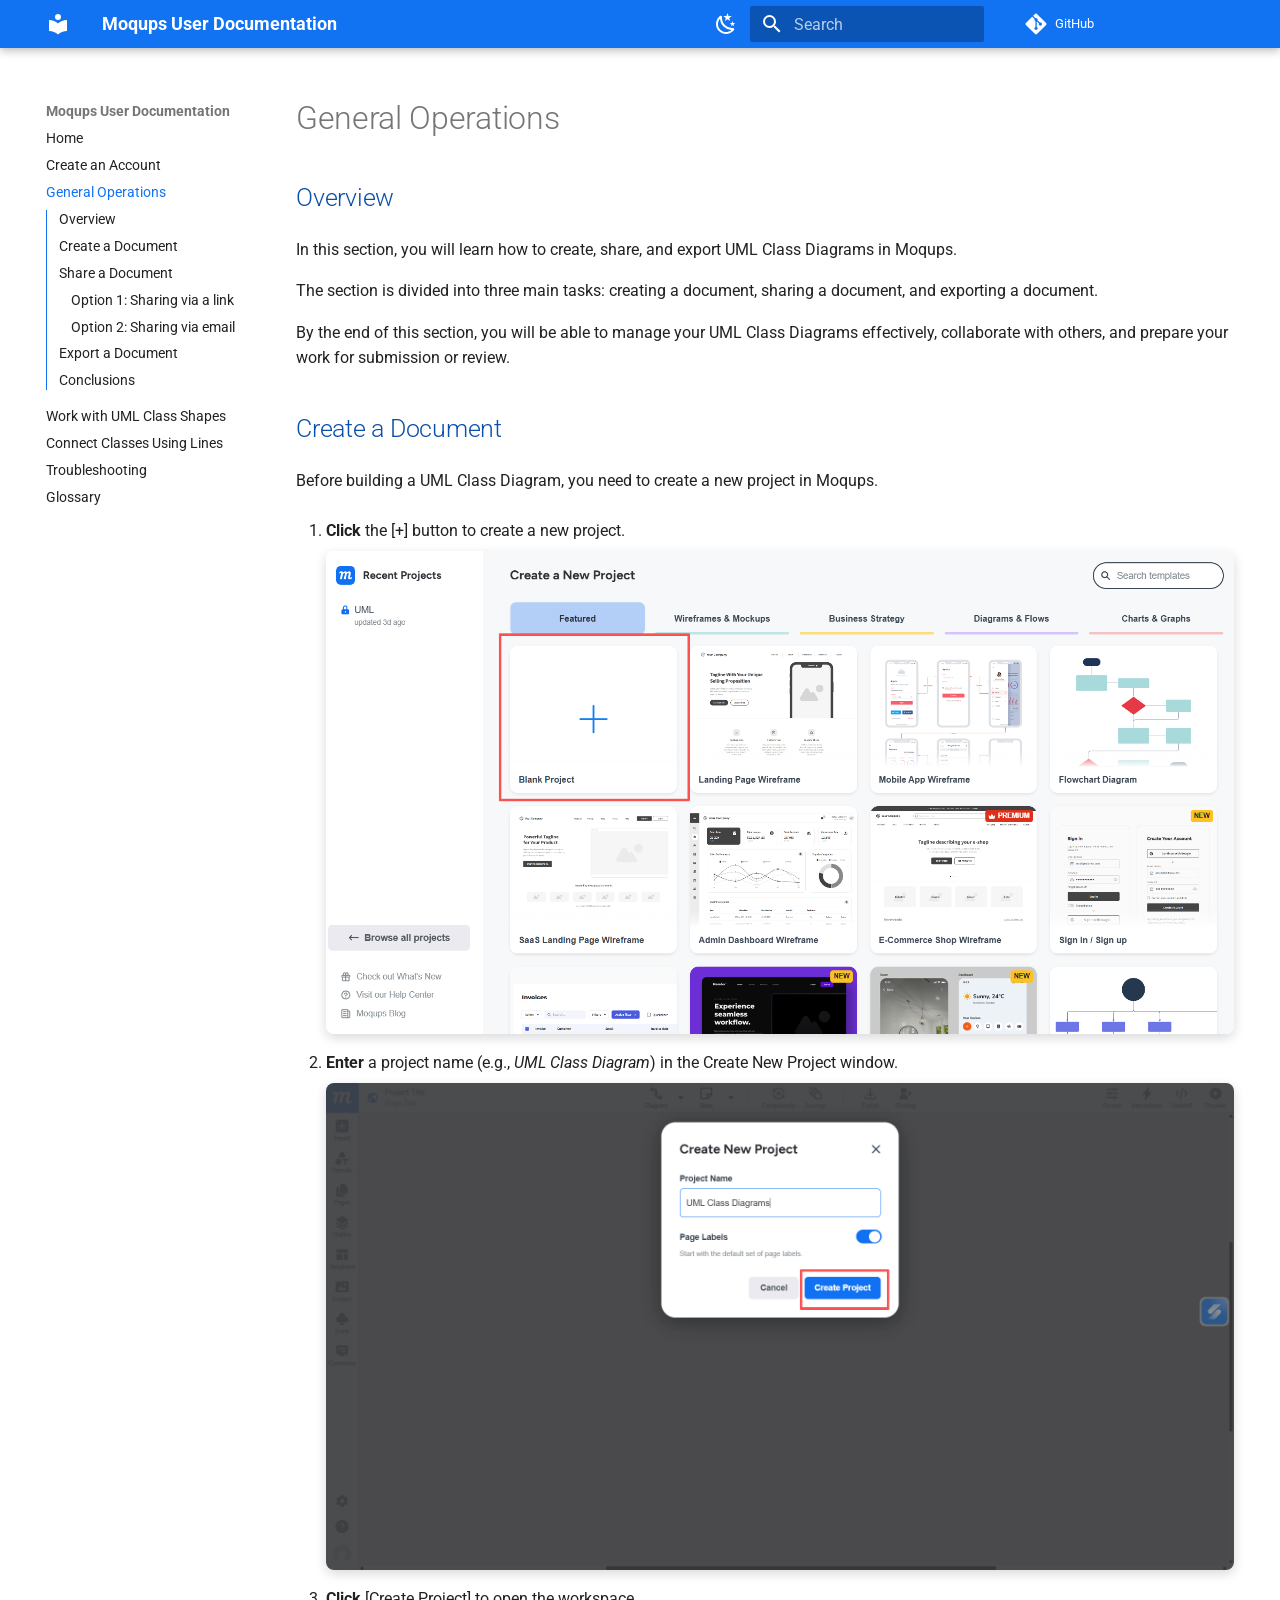
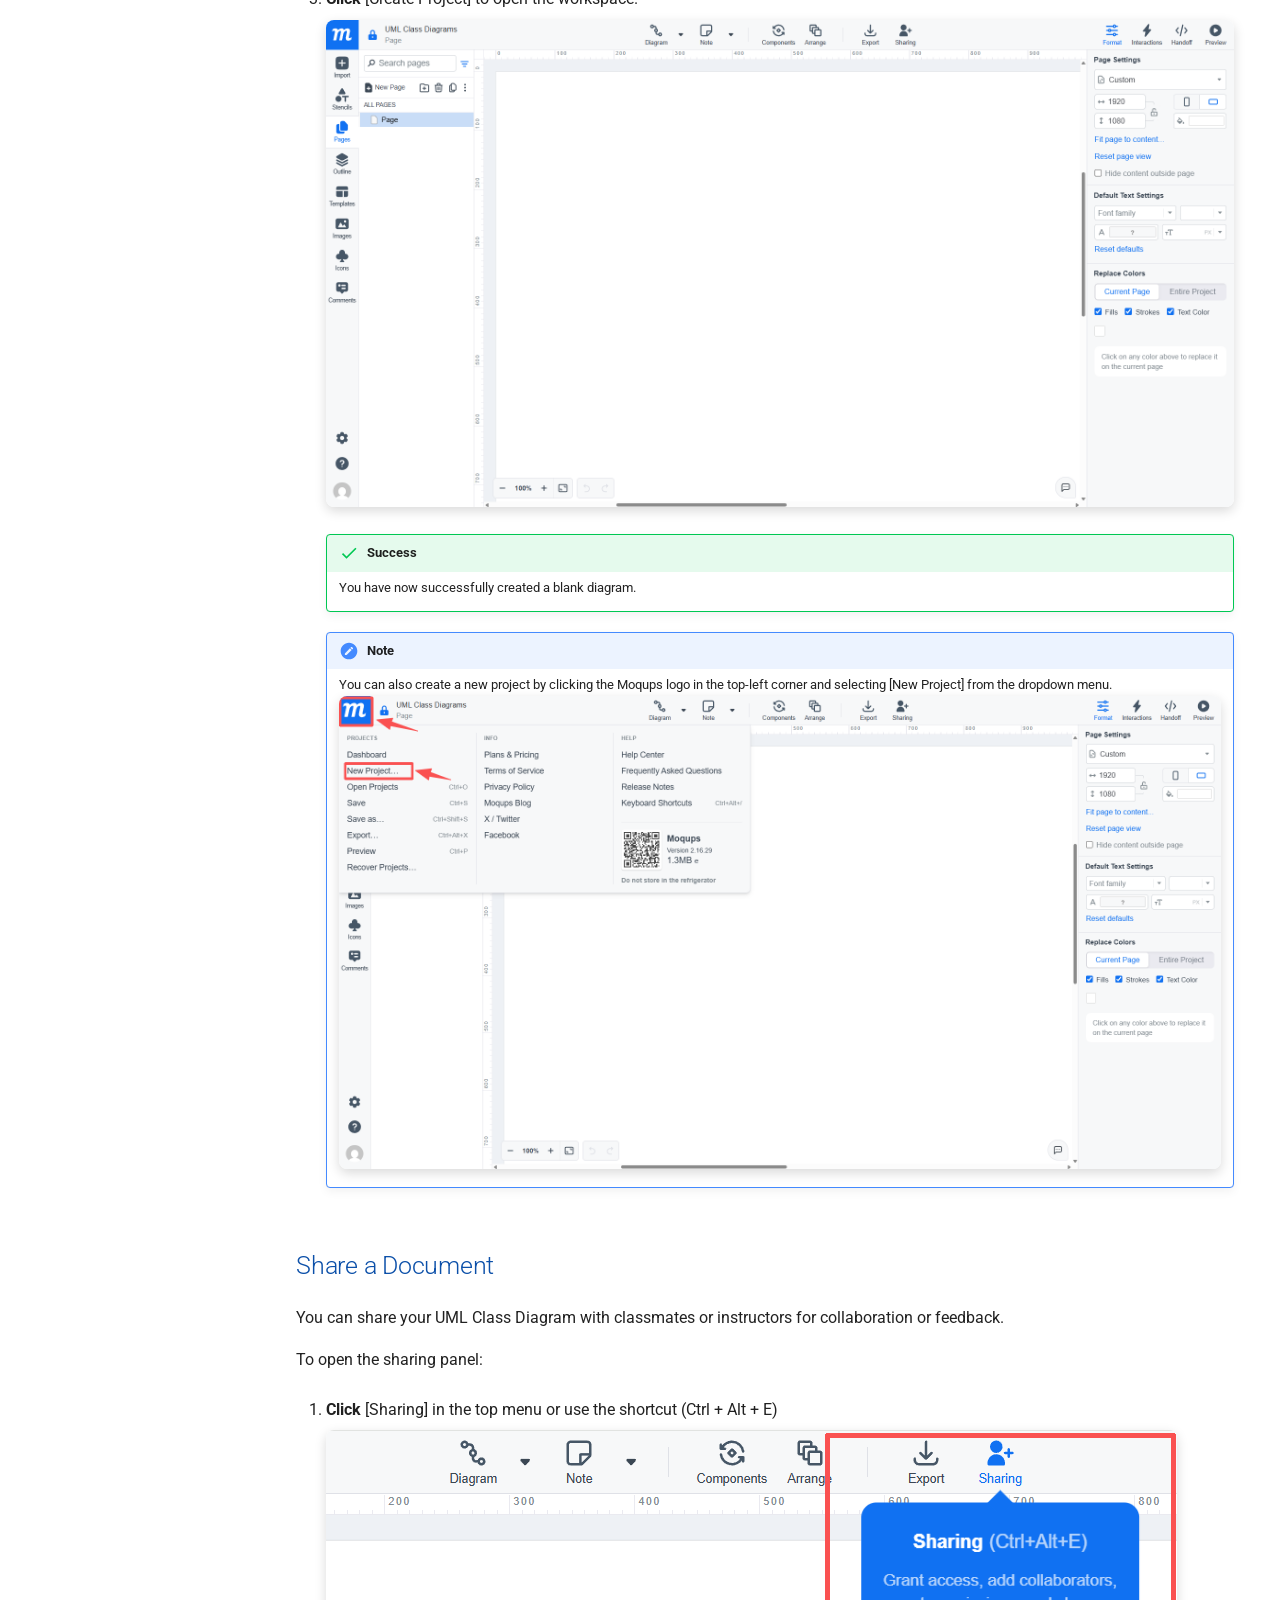
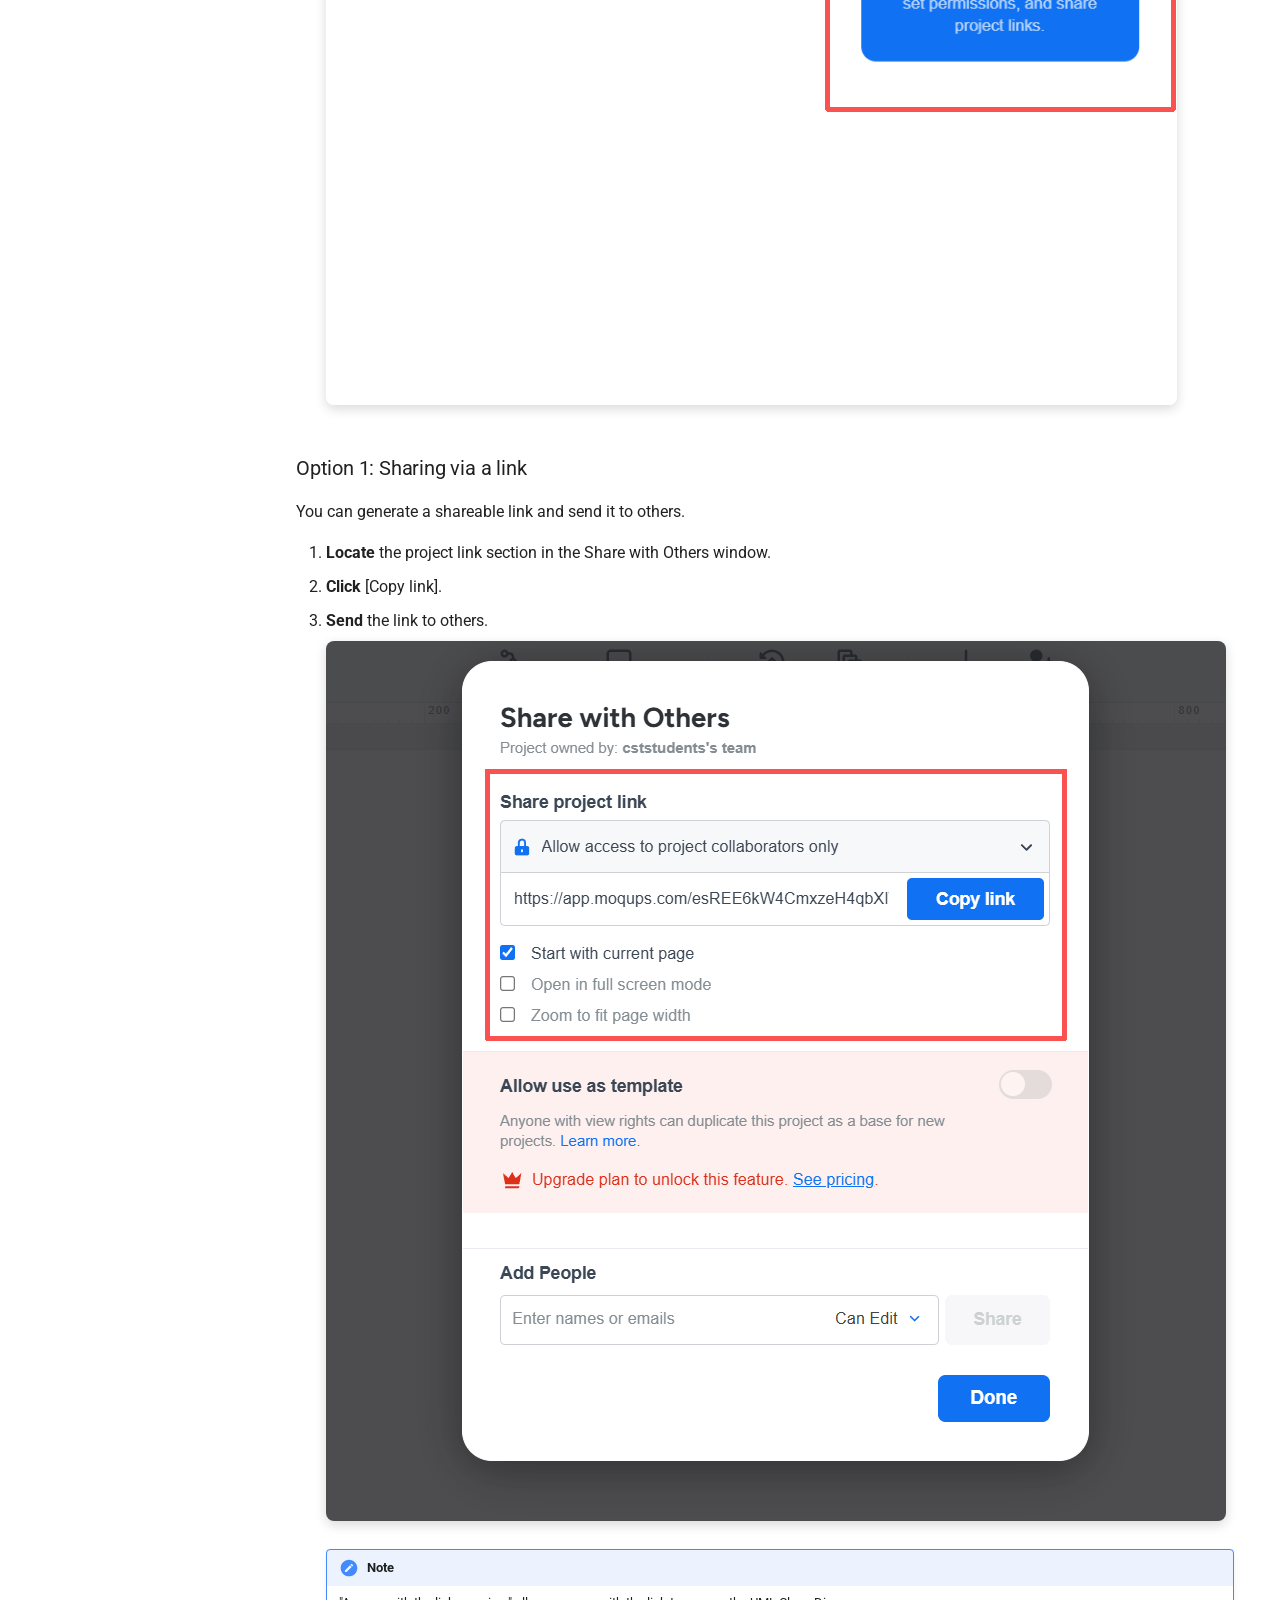
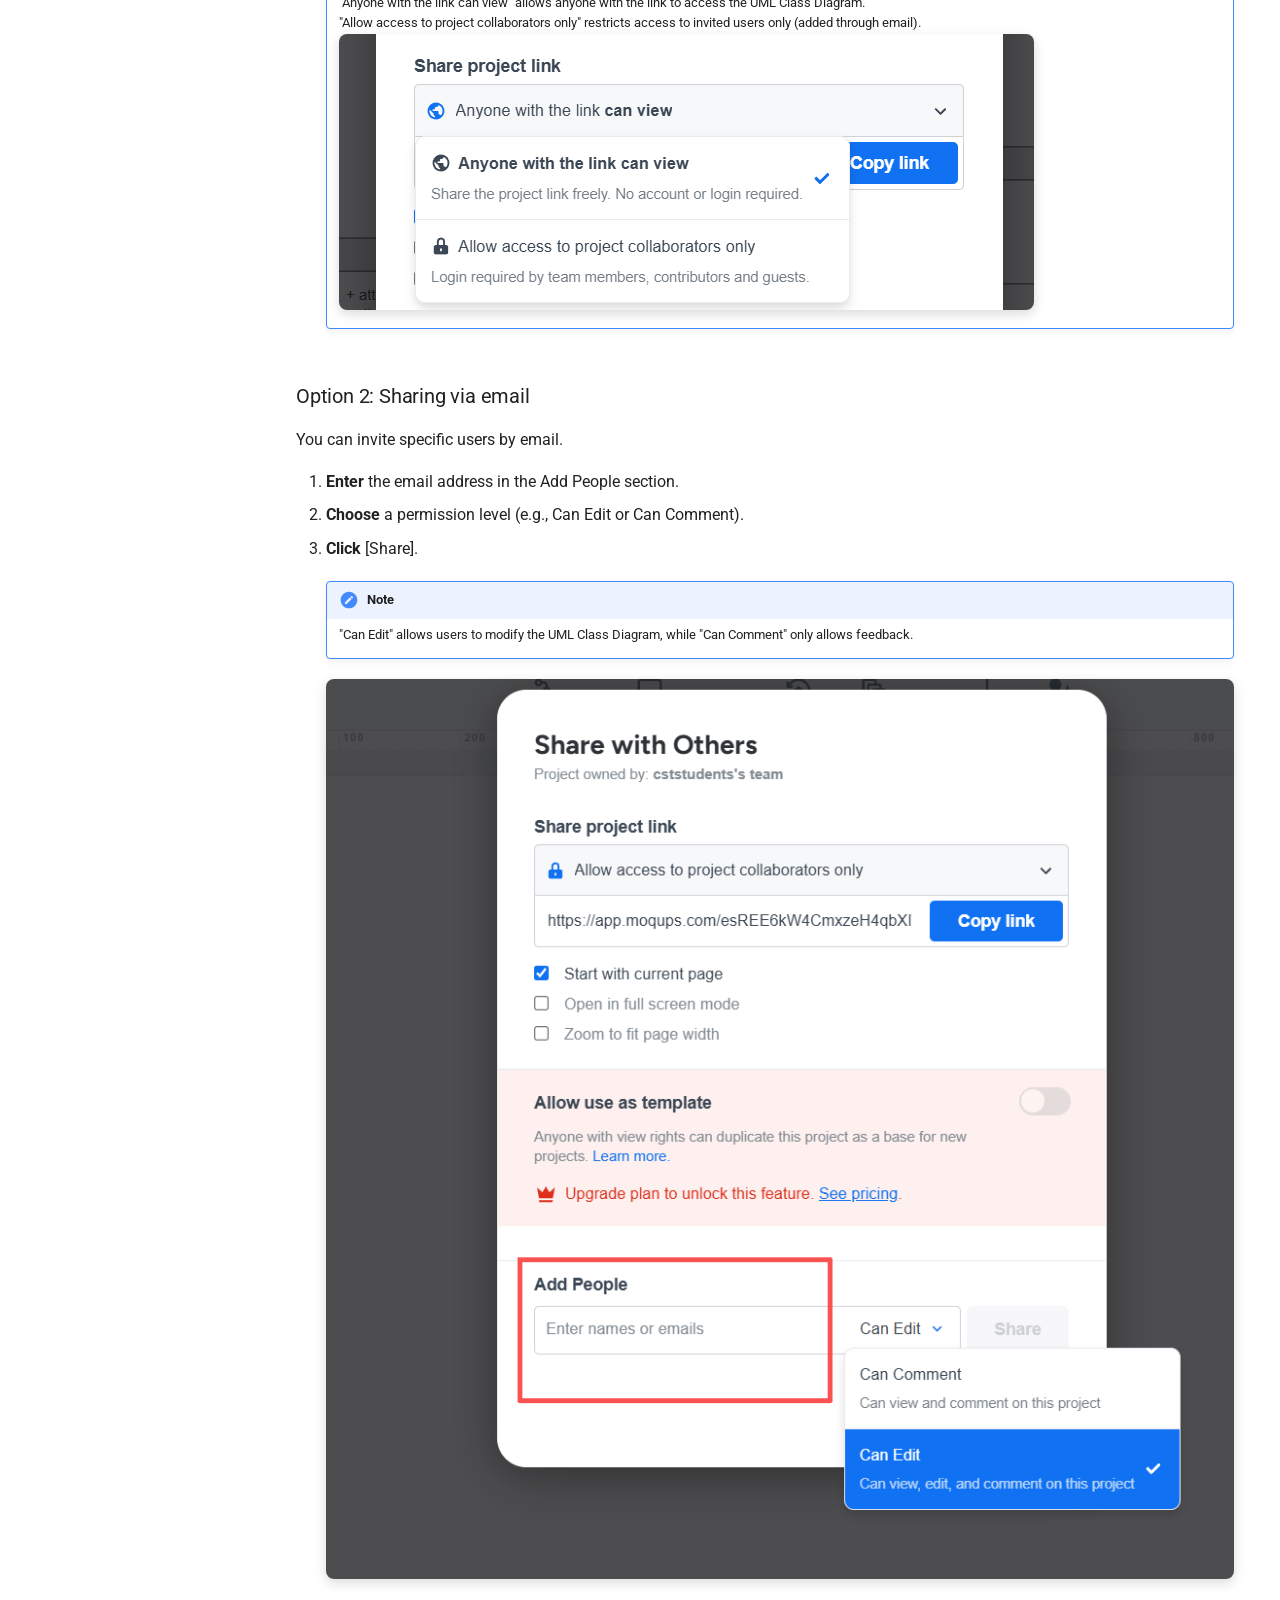
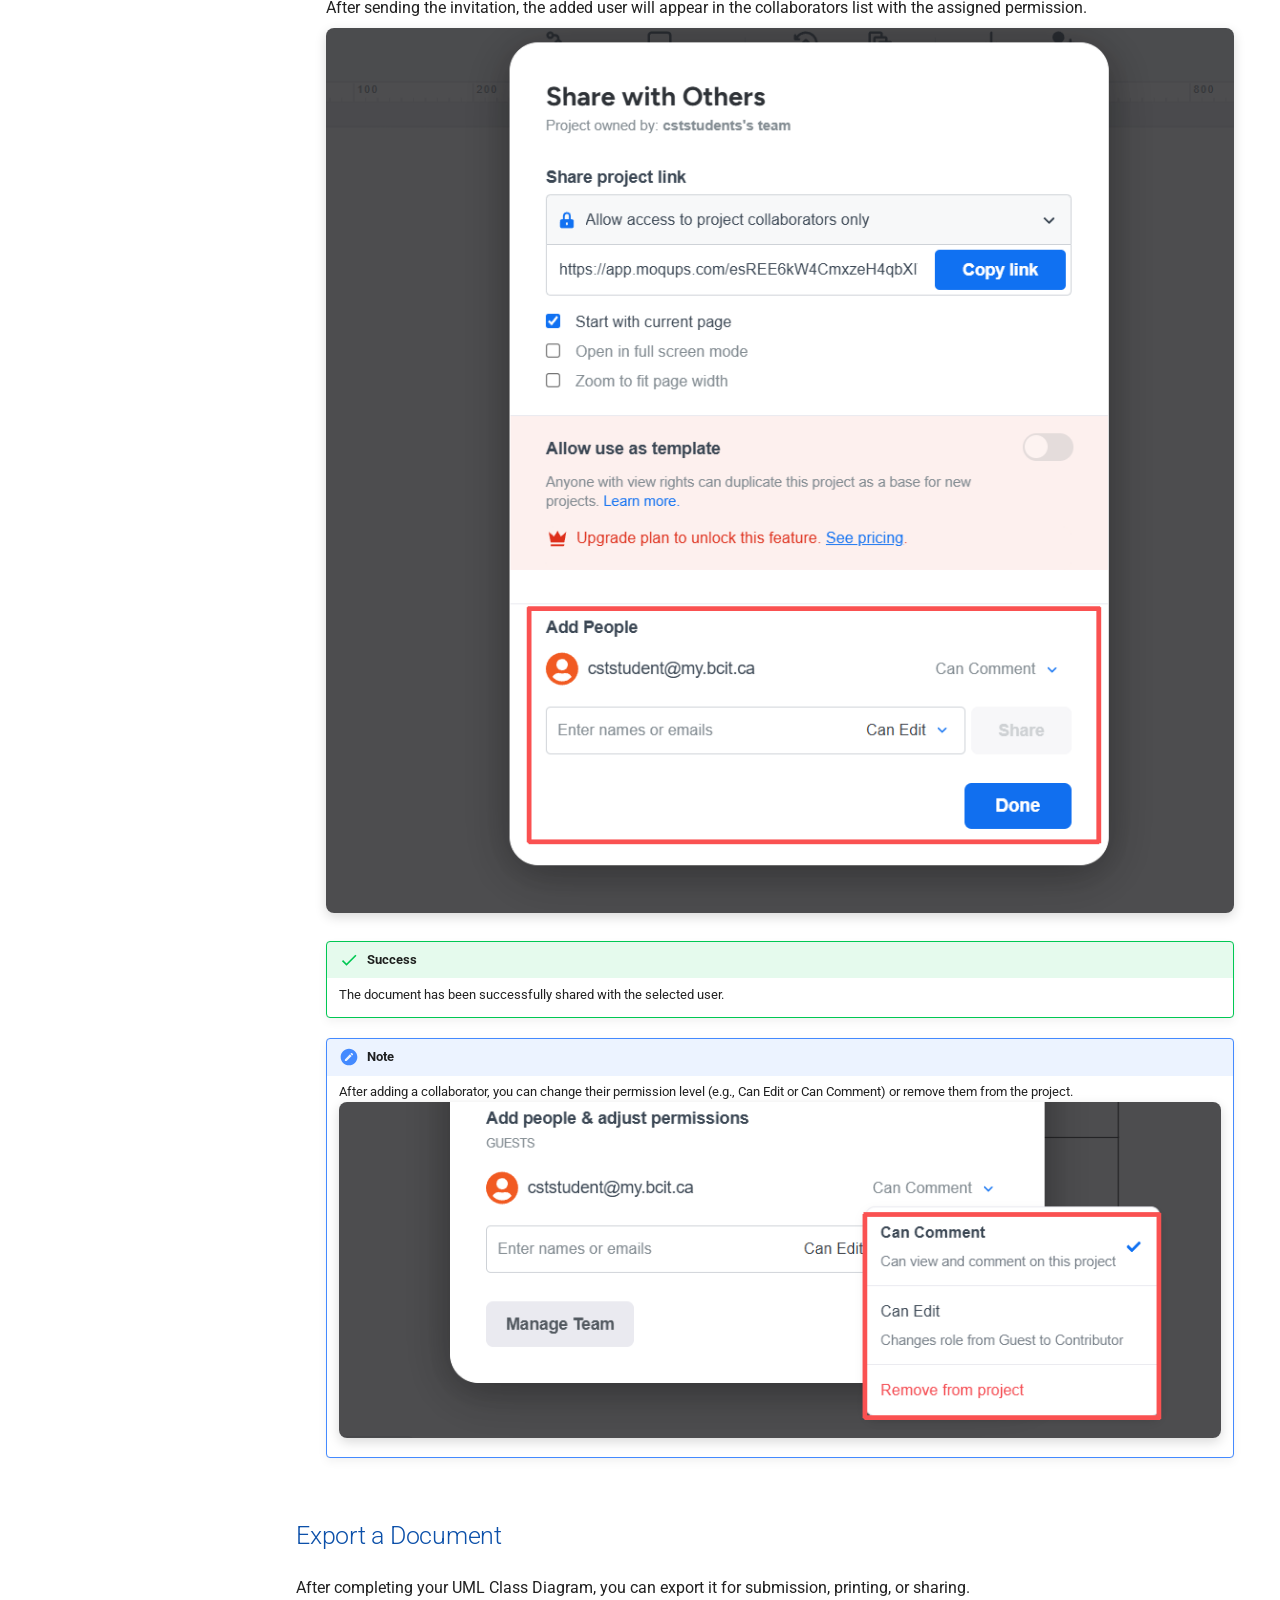
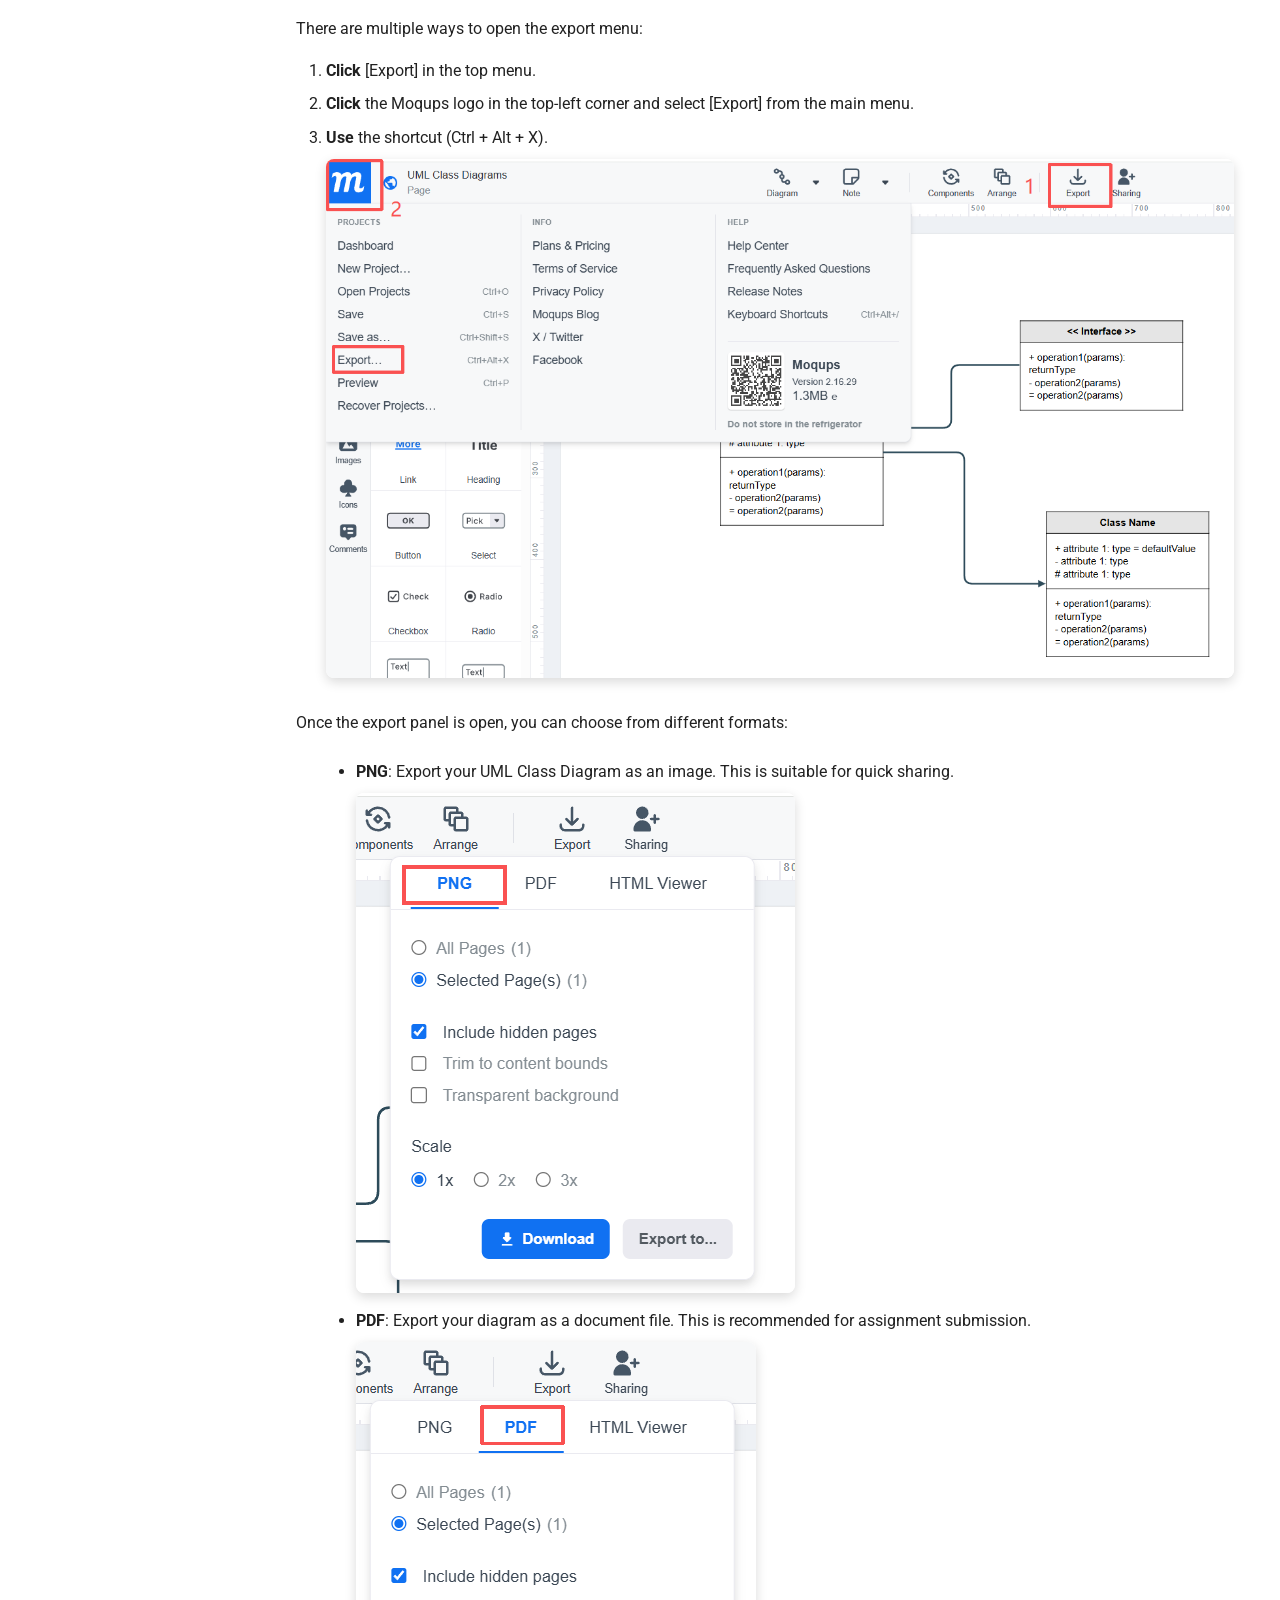
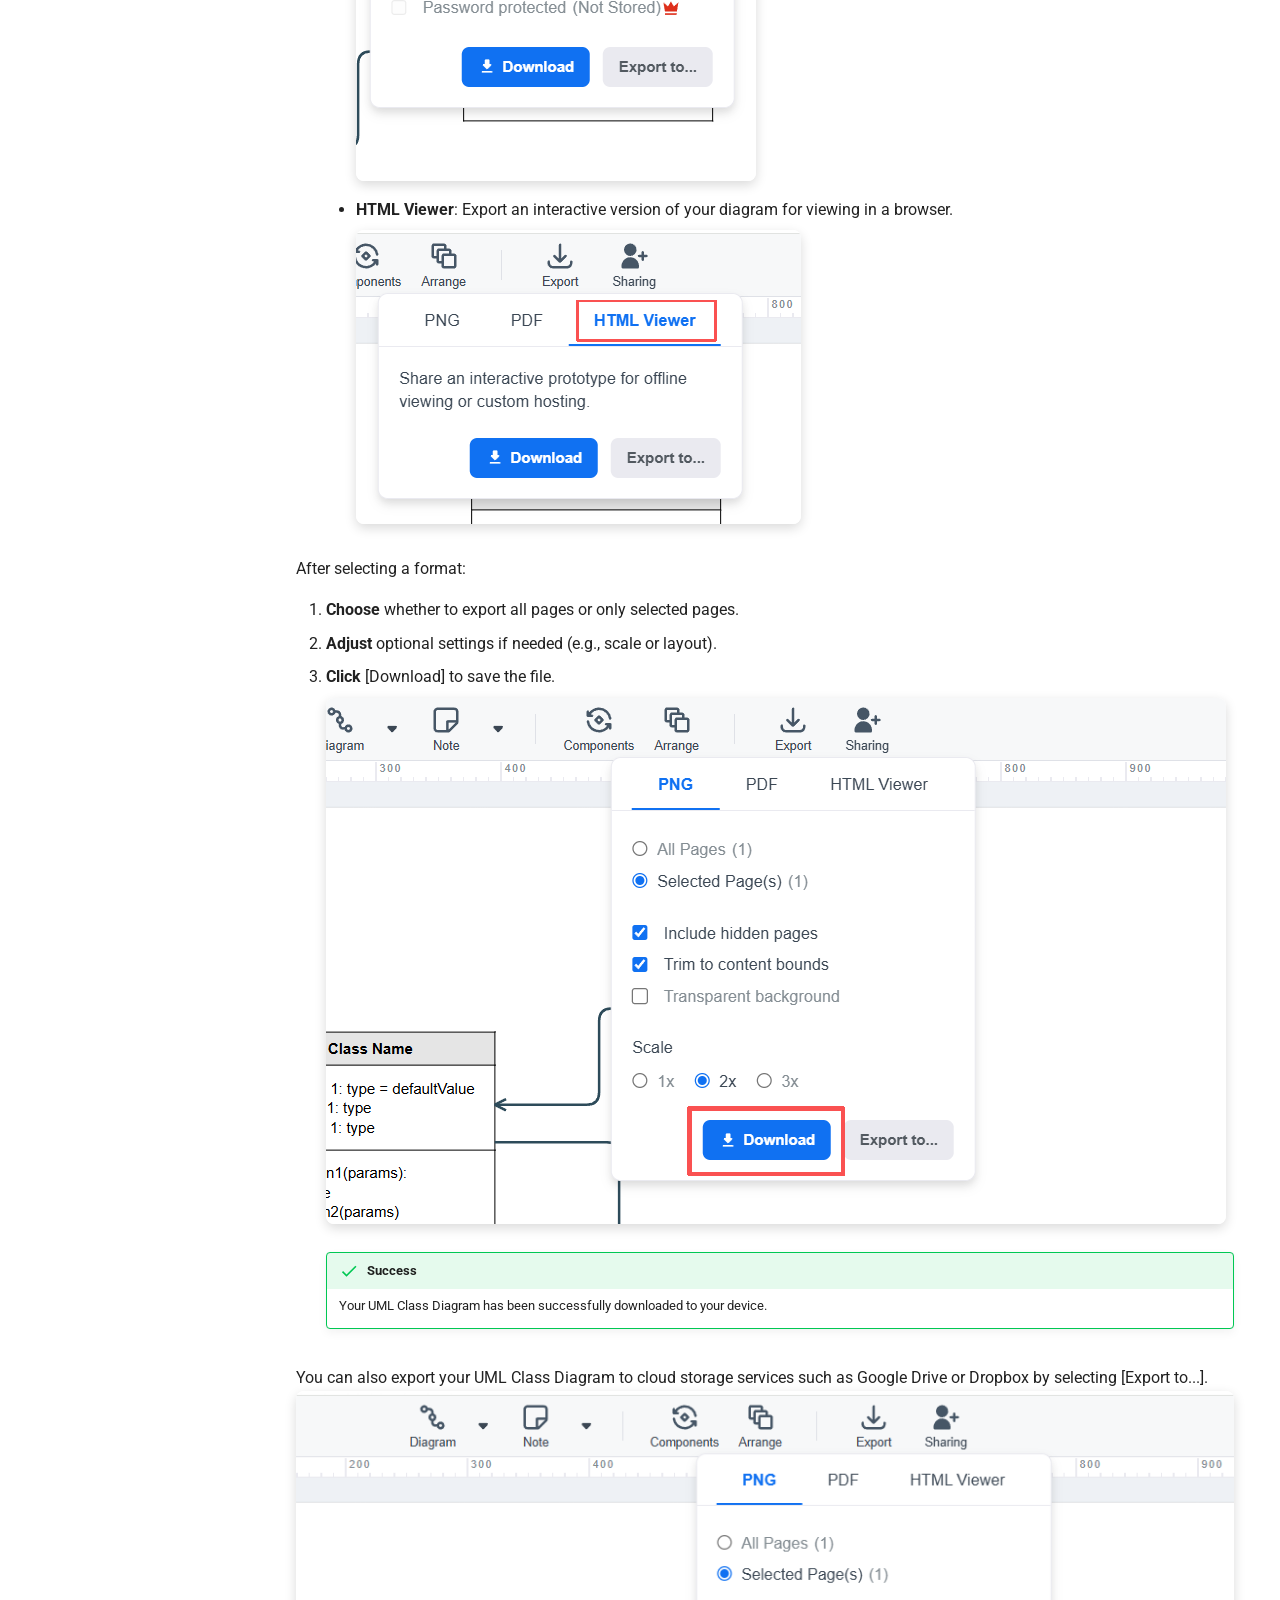
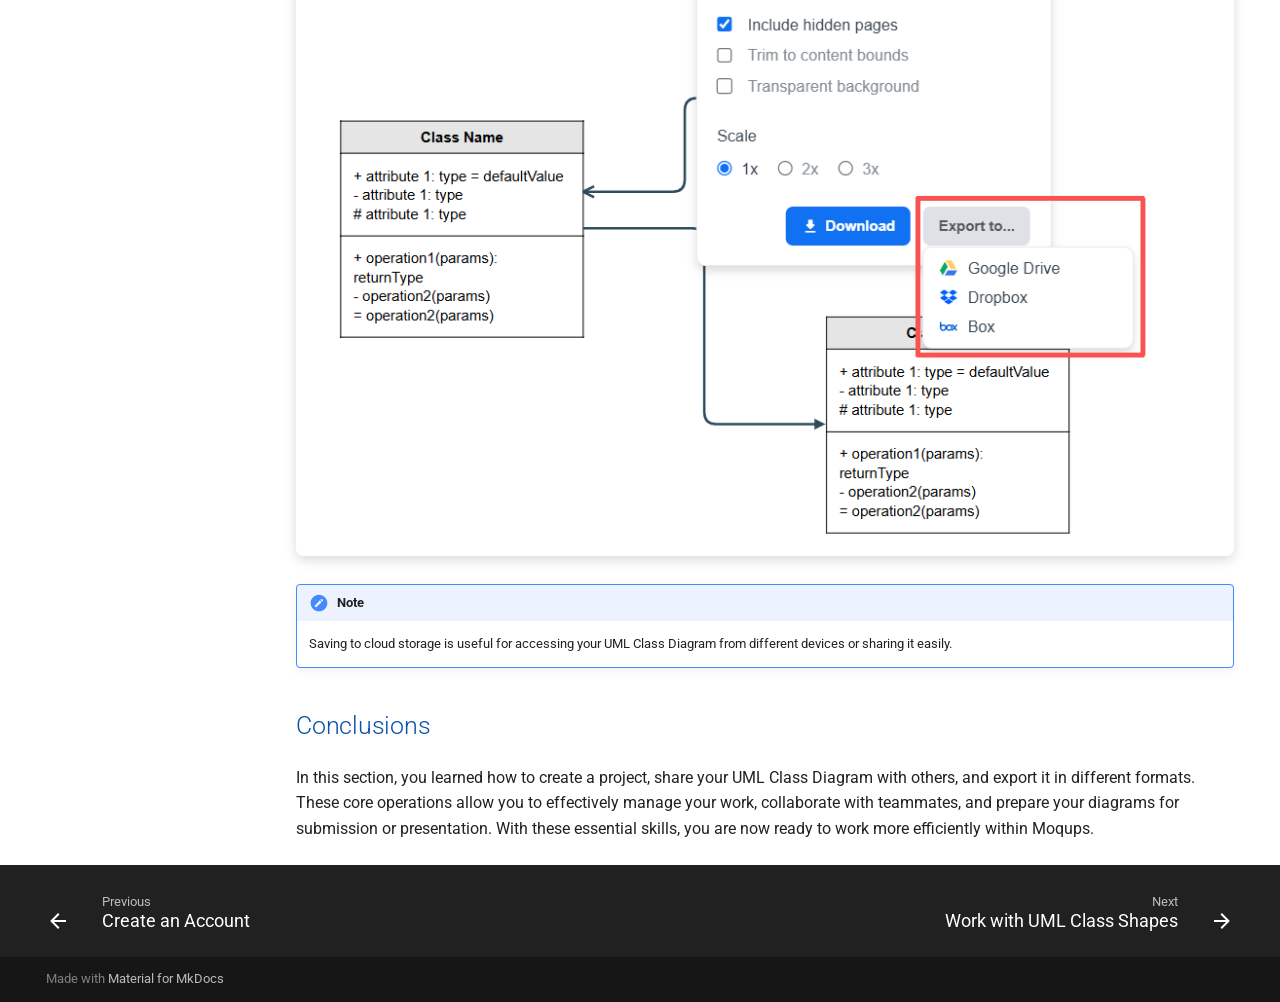
<file: general-operations/index.html>
<!doctype html>
<html lang="en" class="no-js">
  <head>
    
      <meta charset="utf-8">
      <meta name="viewport" content="width=device-width,initial-scale=1">
      
      
      
      
        <link rel="prev" href="../create-an-account/">
      
      
        <link rel="next" href="../work-with-UML-class-shapes/">
      
      
        
      
      
      <link rel="icon" href="../assets/images/favicon.png">
      <meta name="generator" content="mkdocs-1.6.1, mkdocs-material-9.7.6">
    
    
      
        <title>General Operations - Moqups User Documentation</title>
      
    
    
      <link rel="stylesheet" href="../assets/stylesheets/main.484c7ddc.min.css">
      
        
        <link rel="stylesheet" href="../assets/stylesheets/palette.ab4e12ef.min.css">
      
      


    
    
      
    
    
      
        
        
        <link rel="preconnect" href="https://fonts.gstatic.com" crossorigin>
        <link rel="stylesheet" href="https://fonts.googleapis.com/css?family=Roboto:300,300i,400,400i,700,700i%7CRoboto+Mono:400,400i,700,700i&display=fallback">
        <style>:root{--md-text-font:"Roboto";--md-code-font:"Roboto Mono"}</style>
      
    
    
      <link rel="stylesheet" href="../stylesheets/extra.css">
    
    <script>__md_scope=new URL("..",location),__md_hash=e=>[...e].reduce(((e,_)=>(e<<5)-e+_.charCodeAt(0)),0),__md_get=(e,_=localStorage,t=__md_scope)=>JSON.parse(_.getItem(t.pathname+"."+e)),__md_set=(e,_,t=localStorage,a=__md_scope)=>{try{t.setItem(a.pathname+"."+e,JSON.stringify(_))}catch(e){}}</script>
    
      

    
    
  </head>
  
  
    
    
      
    
    
    
    
    <body dir="ltr" data-md-color-scheme="default" data-md-color-primary="custom" data-md-color-accent="custom">
  
    
    <input class="md-toggle" data-md-toggle="drawer" type="checkbox" id="__drawer" autocomplete="off">
    <input class="md-toggle" data-md-toggle="search" type="checkbox" id="__search" autocomplete="off">
    <label class="md-overlay" for="__drawer"></label>
    <div data-md-component="skip">
      
        
        <a href="#general-operations" class="md-skip">
          Skip to content
        </a>
      
    </div>
    <div data-md-component="announce">
      
    </div>
    
    
      

  

<header class="md-header md-header--shadow" data-md-component="header">
  <nav class="md-header__inner md-grid" aria-label="Header">
    <a href=".." title="Moqups User Documentation" class="md-header__button md-logo" aria-label="Moqups User Documentation" data-md-component="logo">
      
  
  <svg xmlns="http://www.w3.org/2000/svg" viewBox="0 0 24 24"><path d="M12 8a3 3 0 0 0 3-3 3 3 0 0 0-3-3 3 3 0 0 0-3 3 3 3 0 0 0 3 3m0 3.54C9.64 9.35 6.5 8 3 8v11c3.5 0 6.64 1.35 9 3.54 2.36-2.19 5.5-3.54 9-3.54V8c-3.5 0-6.64 1.35-9 3.54"/></svg>

    </a>
    <label class="md-header__button md-icon" for="__drawer">
      
      <svg xmlns="http://www.w3.org/2000/svg" viewBox="0 0 24 24"><path d="M3 6h18v2H3zm0 5h18v2H3zm0 5h18v2H3z"/></svg>
    </label>
    <div class="md-header__title" data-md-component="header-title">
      <div class="md-header__ellipsis">
        <div class="md-header__topic">
          <span class="md-ellipsis">
            Moqups User Documentation
          </span>
        </div>
        <div class="md-header__topic" data-md-component="header-topic">
          <span class="md-ellipsis">
            
              General Operations
            
          </span>
        </div>
      </div>
    </div>
    
      
        <form class="md-header__option" data-md-component="palette">
  
    
    
    
    <input class="md-option" data-md-color-media="" data-md-color-scheme="default" data-md-color-primary="custom" data-md-color-accent="custom"  aria-label="Switch to dark mode"  type="radio" name="__palette" id="__palette_0">
    
      <label class="md-header__button md-icon" title="Switch to dark mode" for="__palette_1" hidden>
        <svg xmlns="http://www.w3.org/2000/svg" viewBox="0 0 24 24"><path d="m17.75 4.09-2.53 1.94.91 3.06-2.63-1.81-2.63 1.81.91-3.06-2.53-1.94L12.44 4l1.06-3 1.06 3zm3.5 6.91-1.64 1.25.59 1.98-1.7-1.17-1.7 1.17.59-1.98L15.75 11l2.06-.05L18.5 9l.69 1.95zm-2.28 4.95c.83-.08 1.72 1.1 1.19 1.85-.32.45-.66.87-1.08 1.27C15.17 23 8.84 23 4.94 19.07c-3.91-3.9-3.91-10.24 0-14.14.4-.4.82-.76 1.27-1.08.75-.53 1.93.36 1.85 1.19-.27 2.86.69 5.83 2.89 8.02a9.96 9.96 0 0 0 8.02 2.89m-1.64 2.02a12.08 12.08 0 0 1-7.8-3.47c-2.17-2.19-3.33-5-3.49-7.82-2.81 3.14-2.7 7.96.31 10.98 3.02 3.01 7.84 3.12 10.98.31"/></svg>
      </label>
    
  
    
    
    
    <input class="md-option" data-md-color-media="" data-md-color-scheme="slate" data-md-color-primary="custom" data-md-color-accent="custom"  aria-label="Switch to light mode"  type="radio" name="__palette" id="__palette_1">
    
      <label class="md-header__button md-icon" title="Switch to light mode" for="__palette_0" hidden>
        <svg xmlns="http://www.w3.org/2000/svg" viewBox="0 0 24 24"><path d="M12 7a5 5 0 0 1 5 5 5 5 0 0 1-5 5 5 5 0 0 1-5-5 5 5 0 0 1 5-5m0 2a3 3 0 0 0-3 3 3 3 0 0 0 3 3 3 3 0 0 0 3-3 3 3 0 0 0-3-3m0-7 2.39 3.42C13.65 5.15 12.84 5 12 5s-1.65.15-2.39.42zM3.34 7l4.16-.35A7.2 7.2 0 0 0 5.94 8.5c-.44.74-.69 1.5-.83 2.29zm.02 10 1.76-3.77a7.131 7.131 0 0 0 2.38 4.14zM20.65 7l-1.77 3.79a7.02 7.02 0 0 0-2.38-4.15zm-.01 10-4.14.36c.59-.51 1.12-1.14 1.54-1.86.42-.73.69-1.5.83-2.29zM12 22l-2.41-3.44c.74.27 1.55.44 2.41.44.82 0 1.63-.17 2.37-.44z"/></svg>
      </label>
    
  
</form>
      
    
    
      <script>var palette=__md_get("__palette");if(palette&&palette.color){if("(prefers-color-scheme)"===palette.color.media){var media=matchMedia("(prefers-color-scheme: light)"),input=document.querySelector(media.matches?"[data-md-color-media='(prefers-color-scheme: light)']":"[data-md-color-media='(prefers-color-scheme: dark)']");palette.color.media=input.getAttribute("data-md-color-media"),palette.color.scheme=input.getAttribute("data-md-color-scheme"),palette.color.primary=input.getAttribute("data-md-color-primary"),palette.color.accent=input.getAttribute("data-md-color-accent")}for(var[key,value]of Object.entries(palette.color))document.body.setAttribute("data-md-color-"+key,value)}</script>
    
    
    
      
      
        <label class="md-header__button md-icon" for="__search">
          
          <svg xmlns="http://www.w3.org/2000/svg" viewBox="0 0 24 24"><path d="M9.5 3A6.5 6.5 0 0 1 16 9.5c0 1.61-.59 3.09-1.56 4.23l.27.27h.79l5 5-1.5 1.5-5-5v-.79l-.27-.27A6.52 6.52 0 0 1 9.5 16 6.5 6.5 0 0 1 3 9.5 6.5 6.5 0 0 1 9.5 3m0 2C7 5 5 7 5 9.5S7 14 9.5 14 14 12 14 9.5 12 5 9.5 5"/></svg>
        </label>
        <div class="md-search" data-md-component="search" role="dialog">
  <label class="md-search__overlay" for="__search"></label>
  <div class="md-search__inner" role="search">
    <form class="md-search__form" name="search">
      <input type="text" class="md-search__input" name="query" aria-label="Search" placeholder="Search" autocapitalize="off" autocorrect="off" autocomplete="off" spellcheck="false" data-md-component="search-query" required>
      <label class="md-search__icon md-icon" for="__search">
        
        <svg xmlns="http://www.w3.org/2000/svg" viewBox="0 0 24 24"><path d="M9.5 3A6.5 6.5 0 0 1 16 9.5c0 1.61-.59 3.09-1.56 4.23l.27.27h.79l5 5-1.5 1.5-5-5v-.79l-.27-.27A6.52 6.52 0 0 1 9.5 16 6.5 6.5 0 0 1 3 9.5 6.5 6.5 0 0 1 9.5 3m0 2C7 5 5 7 5 9.5S7 14 9.5 14 14 12 14 9.5 12 5 9.5 5"/></svg>
        
        <svg xmlns="http://www.w3.org/2000/svg" viewBox="0 0 24 24"><path d="M20 11v2H8l5.5 5.5-1.42 1.42L4.16 12l7.92-7.92L13.5 5.5 8 11z"/></svg>
      </label>
      <nav class="md-search__options" aria-label="Search">
        
        <button type="reset" class="md-search__icon md-icon" title="Clear" aria-label="Clear" tabindex="-1">
          
          <svg xmlns="http://www.w3.org/2000/svg" viewBox="0 0 24 24"><path d="M19 6.41 17.59 5 12 10.59 6.41 5 5 6.41 10.59 12 5 17.59 6.41 19 12 13.41 17.59 19 19 17.59 13.41 12z"/></svg>
        </button>
      </nav>
      
    </form>
    <div class="md-search__output">
      <div class="md-search__scrollwrap" tabindex="0" data-md-scrollfix>
        <div class="md-search-result" data-md-component="search-result">
          <div class="md-search-result__meta">
            Initializing search
          </div>
          <ol class="md-search-result__list" role="presentation"></ol>
        </div>
      </div>
    </div>
  </div>
</div>
      
    
    
      <div class="md-header__source">
        <a href="https://github.com/mzhao002/Moqups-User-Documentation" title="Go to repository" class="md-source" data-md-component="source">
  <div class="md-source__icon md-icon">
    
    <svg xmlns="http://www.w3.org/2000/svg" viewBox="0 0 448 512"><!--! Font Awesome Free 7.1.0 by @fontawesome - https://fontawesome.com License - https://fontawesome.com/license/free (Icons: CC BY 4.0, Fonts: SIL OFL 1.1, Code: MIT License) Copyright 2025 Fonticons, Inc.--><path d="M439.6 236.1 244 40.5c-5.4-5.5-12.8-8.5-20.4-8.5s-15 3-20.4 8.4L162.5 81l51.5 51.5c27.1-9.1 52.7 16.8 43.4 43.7l49.7 49.7c34.2-11.8 61.2 31 35.5 56.7-26.5 26.5-70.2-2.9-56-37.3L240.3 199v121.9c25.3 12.5 22.3 41.8 9.1 55-6.4 6.4-15.2 10.1-24.3 10.1s-17.8-3.6-24.3-10.1c-17.6-17.6-11.1-46.9 11.2-56v-123c-20.8-8.5-24.6-30.7-18.6-45L142.6 101 8.5 235.1C3 240.6 0 247.9 0 255.5s3 15 8.5 20.4l195.6 195.7c5.4 5.4 12.7 8.4 20.4 8.4s15-3 20.4-8.4l194.7-194.7c5.4-5.4 8.4-12.8 8.4-20.4s-3-15-8.4-20.4"/></svg>
  </div>
  <div class="md-source__repository">
    GitHub
  </div>
</a>
      </div>
    
  </nav>
  
</header>
    
    <div class="md-container" data-md-component="container">
      
      
        
          
        
      
      <main class="md-main" data-md-component="main">
        <div class="md-main__inner md-grid">
          
            
              
              <div class="md-sidebar md-sidebar--primary" data-md-component="sidebar" data-md-type="navigation" >
                <div class="md-sidebar__scrollwrap">
                  <div class="md-sidebar__inner">
                    



  

<nav class="md-nav md-nav--primary md-nav--integrated" aria-label="Navigation" data-md-level="0">
  <label class="md-nav__title" for="__drawer">
    <a href=".." title="Moqups User Documentation" class="md-nav__button md-logo" aria-label="Moqups User Documentation" data-md-component="logo">
      
  
  <svg xmlns="http://www.w3.org/2000/svg" viewBox="0 0 24 24"><path d="M12 8a3 3 0 0 0 3-3 3 3 0 0 0-3-3 3 3 0 0 0-3 3 3 3 0 0 0 3 3m0 3.54C9.64 9.35 6.5 8 3 8v11c3.5 0 6.64 1.35 9 3.54 2.36-2.19 5.5-3.54 9-3.54V8c-3.5 0-6.64 1.35-9 3.54"/></svg>

    </a>
    Moqups User Documentation
  </label>
  
    <div class="md-nav__source">
      <a href="https://github.com/mzhao002/Moqups-User-Documentation" title="Go to repository" class="md-source" data-md-component="source">
  <div class="md-source__icon md-icon">
    
    <svg xmlns="http://www.w3.org/2000/svg" viewBox="0 0 448 512"><!--! Font Awesome Free 7.1.0 by @fontawesome - https://fontawesome.com License - https://fontawesome.com/license/free (Icons: CC BY 4.0, Fonts: SIL OFL 1.1, Code: MIT License) Copyright 2025 Fonticons, Inc.--><path d="M439.6 236.1 244 40.5c-5.4-5.5-12.8-8.5-20.4-8.5s-15 3-20.4 8.4L162.5 81l51.5 51.5c27.1-9.1 52.7 16.8 43.4 43.7l49.7 49.7c34.2-11.8 61.2 31 35.5 56.7-26.5 26.5-70.2-2.9-56-37.3L240.3 199v121.9c25.3 12.5 22.3 41.8 9.1 55-6.4 6.4-15.2 10.1-24.3 10.1s-17.8-3.6-24.3-10.1c-17.6-17.6-11.1-46.9 11.2-56v-123c-20.8-8.5-24.6-30.7-18.6-45L142.6 101 8.5 235.1C3 240.6 0 247.9 0 255.5s3 15 8.5 20.4l195.6 195.7c5.4 5.4 12.7 8.4 20.4 8.4s15-3 20.4-8.4l194.7-194.7c5.4-5.4 8.4-12.8 8.4-20.4s-3-15-8.4-20.4"/></svg>
  </div>
  <div class="md-source__repository">
    GitHub
  </div>
</a>
    </div>
  
  <ul class="md-nav__list" data-md-scrollfix>
    
      
      
  
  
  
  
    <li class="md-nav__item">
      <a href=".." class="md-nav__link">
        
  
  
  <span class="md-ellipsis">
    
  
    Home
  

    
  </span>
  
  

      </a>
    </li>
  

    
      
      
  
  
  
  
    <li class="md-nav__item">
      <a href="../create-an-account/" class="md-nav__link">
        
  
  
  <span class="md-ellipsis">
    
  
    Create an Account
  

    
  </span>
  
  

      </a>
    </li>
  

    
      
      
  
  
    
  
  
  
    <li class="md-nav__item md-nav__item--active">
      
      <input class="md-nav__toggle md-toggle" type="checkbox" id="__toc">
      
      
        
      
      
        <label class="md-nav__link md-nav__link--active" for="__toc">
          
  
  
  <span class="md-ellipsis">
    
  
    General Operations
  

    
  </span>
  
  

          <span class="md-nav__icon md-icon"></span>
        </label>
      
      <a href="./" class="md-nav__link md-nav__link--active">
        
  
  
  <span class="md-ellipsis">
    
  
    General Operations
  

    
  </span>
  
  

      </a>
      
        

<nav class="md-nav md-nav--secondary" aria-label="Table of contents">
  
  
  
    
  
  
    <label class="md-nav__title" for="__toc">
      <span class="md-nav__icon md-icon"></span>
      Table of contents
    </label>
    <ul class="md-nav__list" data-md-component="toc" data-md-scrollfix>
      
        <li class="md-nav__item">
  <a href="#overview" class="md-nav__link">
    <span class="md-ellipsis">
      
        Overview
      
    </span>
  </a>
  
</li>
      
        <li class="md-nav__item">
  <a href="#create-a-document" class="md-nav__link">
    <span class="md-ellipsis">
      
        Create a Document
      
    </span>
  </a>
  
</li>
      
        <li class="md-nav__item">
  <a href="#share-a-document" class="md-nav__link">
    <span class="md-ellipsis">
      
        Share a Document
      
    </span>
  </a>
  
    <nav class="md-nav" aria-label="Share a Document">
      <ul class="md-nav__list">
        
          <li class="md-nav__item">
  <a href="#option-1-sharing-via-a-link" class="md-nav__link">
    <span class="md-ellipsis">
      
        Option 1: Sharing via a link
      
    </span>
  </a>
  
</li>
        
          <li class="md-nav__item">
  <a href="#option-2-sharing-via-email" class="md-nav__link">
    <span class="md-ellipsis">
      
        Option 2: Sharing via email
      
    </span>
  </a>
  
</li>
        
      </ul>
    </nav>
  
</li>
      
        <li class="md-nav__item">
  <a href="#export-a-document" class="md-nav__link">
    <span class="md-ellipsis">
      
        Export a Document
      
    </span>
  </a>
  
</li>
      
        <li class="md-nav__item">
  <a href="#conclusions" class="md-nav__link">
    <span class="md-ellipsis">
      
        Conclusions
      
    </span>
  </a>
  
</li>
      
    </ul>
  
</nav>
      
    </li>
  

    
      
      
  
  
  
  
    <li class="md-nav__item">
      <a href="../work-with-UML-class-shapes/" class="md-nav__link">
        
  
  
  <span class="md-ellipsis">
    
  
    Work with UML Class Shapes
  

    
  </span>
  
  

      </a>
    </li>
  

    
      
      
  
  
  
  
    <li class="md-nav__item">
      <a href="../connect-classes-using-lines/" class="md-nav__link">
        
  
  
  <span class="md-ellipsis">
    
  
    Connect Classes Using Lines
  

    
  </span>
  
  

      </a>
    </li>
  

    
      
      
  
  
  
  
    <li class="md-nav__item">
      <a href="../troubleshooting/" class="md-nav__link">
        
  
  
  <span class="md-ellipsis">
    
  
    Troubleshooting
  

    
  </span>
  
  

      </a>
    </li>
  

    
      
      
  
  
  
  
    <li class="md-nav__item">
      <a href="../glossary/" class="md-nav__link">
        
  
  
  <span class="md-ellipsis">
    
  
    Glossary
  

    
  </span>
  
  

      </a>
    </li>
  

    
  </ul>
</nav>
                  </div>
                </div>
              </div>
            
            
          
          
            <div class="md-content" data-md-component="content">
              
              <article class="md-content__inner md-typeset">
                
                  


  
  


<h1 id="general-operations">General Operations</h1>
<h2 id="overview">Overview</h2>
<p>In this section, you will learn how to create, share, and export UML Class Diagrams in Moqups.</p>
<p>The section is divided into three main tasks: creating a document, sharing a document, and exporting a document.</p>
<p>By the end of this section, you will be able to manage your UML Class Diagrams effectively, collaborate with others, and prepare your work for submission or review.</p>
<h2 id="create-a-document">Create a Document</h2>
<p>Before building a UML Class Diagram, you need to create a new project in Moqups.</p>
<ol>
<li>
<p><strong>Click</strong> the [+] button to create a new project.</p>
<p><img alt="Create new project" src="../images/create-project.png" title="Create new project" /></p>
</li>
<li>
<p><strong>Enter</strong> a project name (e.g., <em>UML Class Diagram</em>) in the Create New Project window.</p>
<p><img alt="Enter project name" src="../images/project-name.png" title="Enter project name" /></p>
</li>
<li>
<p><strong>Click</strong> [Create Project] to open the workspace.</p>
<p><img alt="Moqups workspace" src="../images/workspace2.png" title="Moqups workspace" /></p>
<div class="admonition success">
<p class="admonition-title">Success</p>
<p>You have now successfully created a blank diagram.</p>
</div>
<div class="admonition note">
<p class="admonition-title">Note</p>
<p>You can also create a new project by clicking the Moqups logo in the top-left corner and selecting [New Project] from the dropdown menu.
<img alt="Moqups new project" src="../images/newproject.png" title="Moqups new project" /></p>
</div>
</li>
</ol>
<h2 id="share-a-document">Share a Document</h2>
<p>You can share your UML Class Diagram with classmates or instructors for collaboration or feedback.</p>
<p>To open the sharing panel:</p>
<ol>
<li>
<p><strong>Click</strong> [Sharing] in the top menu or use the shortcut (Ctrl + Alt + E)</p>
<p><img alt="Open sharing panel" src="../images/share-button.png" title="Open sharing panel" /></p>
</li>
</ol>
<h3 id="option-1-sharing-via-a-link">Option 1: Sharing via a link</h3>
<p>You can generate a shareable link and send it to others.</p>
<ol>
<li><strong>Locate</strong> the project link section in the Share with Others window.</li>
<li><strong>Click</strong> [Copy link].</li>
<li>
<p><strong>Send</strong> the link to others.</p>
<p><img alt="Share via link" src="../images/share-link.png" title="Share via link" /></p>
<div class="admonition note">
<p class="admonition-title">Note</p>
<p>"Anyone with the link can view" allows anyone with the link to access the UML Class Diagram.<br />
"Allow access to project collaborators only" restricts access to invited users only (added through email).
<img alt="Share via link" src="../images/share-link2.png" title="Share via link" /></p>
</div>
</li>
</ol>
<h3 id="option-2-sharing-via-email">Option 2: Sharing via email</h3>
<p>You can invite specific users by email.</p>
<ol>
<li><strong>Enter</strong> the email address in the Add People section.</li>
<li><strong>Choose</strong> a permission level (e.g., Can Edit or Can Comment).</li>
<li>
<p><strong>Click</strong> [Share].</p>
<div class="admonition note">
<p class="admonition-title">Note</p>
<p>"Can Edit" allows users to modify the UML Class Diagram, while "Can Comment" only allows feedback.</p>
</div>
<p><img alt="Share via email" src="../images/share-email.png" title="Share via email" /></p>
<p>After sending the invitation, the added user will appear in the collaborators list with the assigned permission.</p>
<p><img alt="Collaborator added successfully" src="../images/share-email2.png" title="Collaborator added successfully" /></p>
<div class="admonition success">
<p class="admonition-title">Success</p>
<p>The document has been successfully shared with the selected user.</p>
</div>
<div class="admonition note">
<p class="admonition-title">Note</p>
<p>After adding a collaborator, you can change their permission level (e.g., Can Edit or Can Comment) or remove them from the project.
<img alt="Manage collaborator permissions" src="../images/manage-permissions.png" title="Manage collaborator permissions" /></p>
</div>
</li>
</ol>
<h2 id="export-a-document">Export a Document</h2>
<p>After completing your UML Class Diagram, you can export it for submission, printing, or sharing.</p>
<p>There are multiple ways to open the export menu:</p>
<ol>
<li><strong>Click</strong> [Export] in the top menu.  </li>
<li><strong>Click</strong> the Moqups logo in the top-left corner and select [Export] from the main menu.  </li>
<li>
<p><strong>Use</strong> the shortcut (Ctrl + Alt + X).</p>
<p><img alt="Open export options" src="../images/export-button.png" title="Open export options" /></p>
</li>
</ol>
<p>Once the export panel is open, you can choose from different formats:</p>
<ul>
<li>
<p><strong>PNG</strong>: Export your UML Class Diagram as an image. This is suitable for quick sharing.</p>
<p><img alt="Export formats" src="../images/export-format1.png" title="Export formats" /></p>
</li>
<li>
<p><strong>PDF</strong>: Export your diagram as a document file. This is recommended for assignment submission.</p>
<p><img alt="Export formats" src="../images/export-format2.png" title="Export formats" /></p>
</li>
<li>
<p><strong>HTML Viewer</strong>: Export an interactive version of your diagram for viewing in a browser.</p>
<p><img alt="Export formats" src="../images/export-format3.png" title="Export formats" /></p>
</li>
</ul>
<p>After selecting a format:</p>
<ol>
<li><strong>Choose</strong> whether to export all pages or only selected pages.</li>
<li><strong>Adjust</strong> optional settings if needed (e.g., scale or layout).</li>
<li>
<p><strong>Click</strong> [Download] to save the file.</p>
<p><img alt="Export options" src="../images/export-settings.png" title="Export options" /></p>
<div class="admonition success">
<p class="admonition-title">Success</p>
<p>Your UML Class Diagram has been successfully downloaded to your device.</p>
</div>
</li>
</ol>
<p>You can also export your UML Class Diagram to cloud storage services such as Google Drive or Dropbox by selecting [Export to...].
    <img alt="Export options" src="../images/export-settings2.png" title="Export options" /></p>
<div class="admonition note">
<p class="admonition-title">Note</p>
<p>Saving to cloud storage is useful for accessing your UML Class Diagram from different devices or sharing it easily.</p>
</div>
<h2 id="conclusions">Conclusions</h2>
<p>In this section, you learned how to create a project, share your UML Class Diagram with others, and export it in different formats. These core operations allow you to effectively manage your work, collaborate with teammates, and prepare your diagrams for submission or presentation. With these essential skills, you are now ready to work more efficiently within Moqups.</p>












                
              </article>
            </div>
          
          
<script>var target=document.getElementById(location.hash.slice(1));target&&target.name&&(target.checked=target.name.startsWith("__tabbed_"))</script>
        </div>
        
          <button type="button" class="md-top md-icon" data-md-component="top" hidden>
  
  <svg xmlns="http://www.w3.org/2000/svg" viewBox="0 0 24 24"><path d="M13 20h-2V8l-5.5 5.5-1.42-1.42L12 4.16l7.92 7.92-1.42 1.42L13 8z"/></svg>
  Back to top
</button>
        
      </main>
      
        <footer class="md-footer">
  
    
      
      <nav class="md-footer__inner md-grid" aria-label="Footer" >
        
          
          <a href="../create-an-account/" class="md-footer__link md-footer__link--prev" aria-label="Previous: Create an Account">
            <div class="md-footer__button md-icon">
              
              <svg xmlns="http://www.w3.org/2000/svg" viewBox="0 0 24 24"><path d="M20 11v2H8l5.5 5.5-1.42 1.42L4.16 12l7.92-7.92L13.5 5.5 8 11z"/></svg>
            </div>
            <div class="md-footer__title">
              <span class="md-footer__direction">
                Previous
              </span>
              <div class="md-ellipsis">
                Create an Account
              </div>
            </div>
          </a>
        
        
          
          <a href="../work-with-UML-class-shapes/" class="md-footer__link md-footer__link--next" aria-label="Next: Work with UML Class Shapes">
            <div class="md-footer__title">
              <span class="md-footer__direction">
                Next
              </span>
              <div class="md-ellipsis">
                Work with UML Class Shapes
              </div>
            </div>
            <div class="md-footer__button md-icon">
              
              <svg xmlns="http://www.w3.org/2000/svg" viewBox="0 0 24 24"><path d="M4 11v2h12l-5.5 5.5 1.42 1.42L19.84 12l-7.92-7.92L10.5 5.5 16 11z"/></svg>
            </div>
          </a>
        
      </nav>
    
  
  <div class="md-footer-meta md-typeset">
    <div class="md-footer-meta__inner md-grid">
      <div class="md-copyright">
  
  
    Made with
    <a href="https://squidfunk.github.io/mkdocs-material/" target="_blank" rel="noopener">
      Material for MkDocs
    </a>
  
</div>
      
    </div>
  </div>
</footer>
      
    </div>
    <div class="md-dialog" data-md-component="dialog">
      <div class="md-dialog__inner md-typeset"></div>
    </div>
    
    
    
      
      
      <script id="__config" type="application/json">{"annotate": null, "base": "..", "features": ["navigation.sections", "navigation.expand", "navigation.footer", "toc.integrate", "navigation.top"], "search": "../assets/javascripts/workers/search.2c215733.min.js", "tags": null, "translations": {"clipboard.copied": "Copied to clipboard", "clipboard.copy": "Copy to clipboard", "search.result.more.one": "1 more on this page", "search.result.more.other": "# more on this page", "search.result.none": "No matching documents", "search.result.one": "1 matching document", "search.result.other": "# matching documents", "search.result.placeholder": "Type to start searching", "search.result.term.missing": "Missing", "select.version": "Select version"}, "version": null}</script>
    
    
      <script src="../assets/javascripts/bundle.79ae519e.min.js"></script>
      
    
  </body>
</html>
</file>
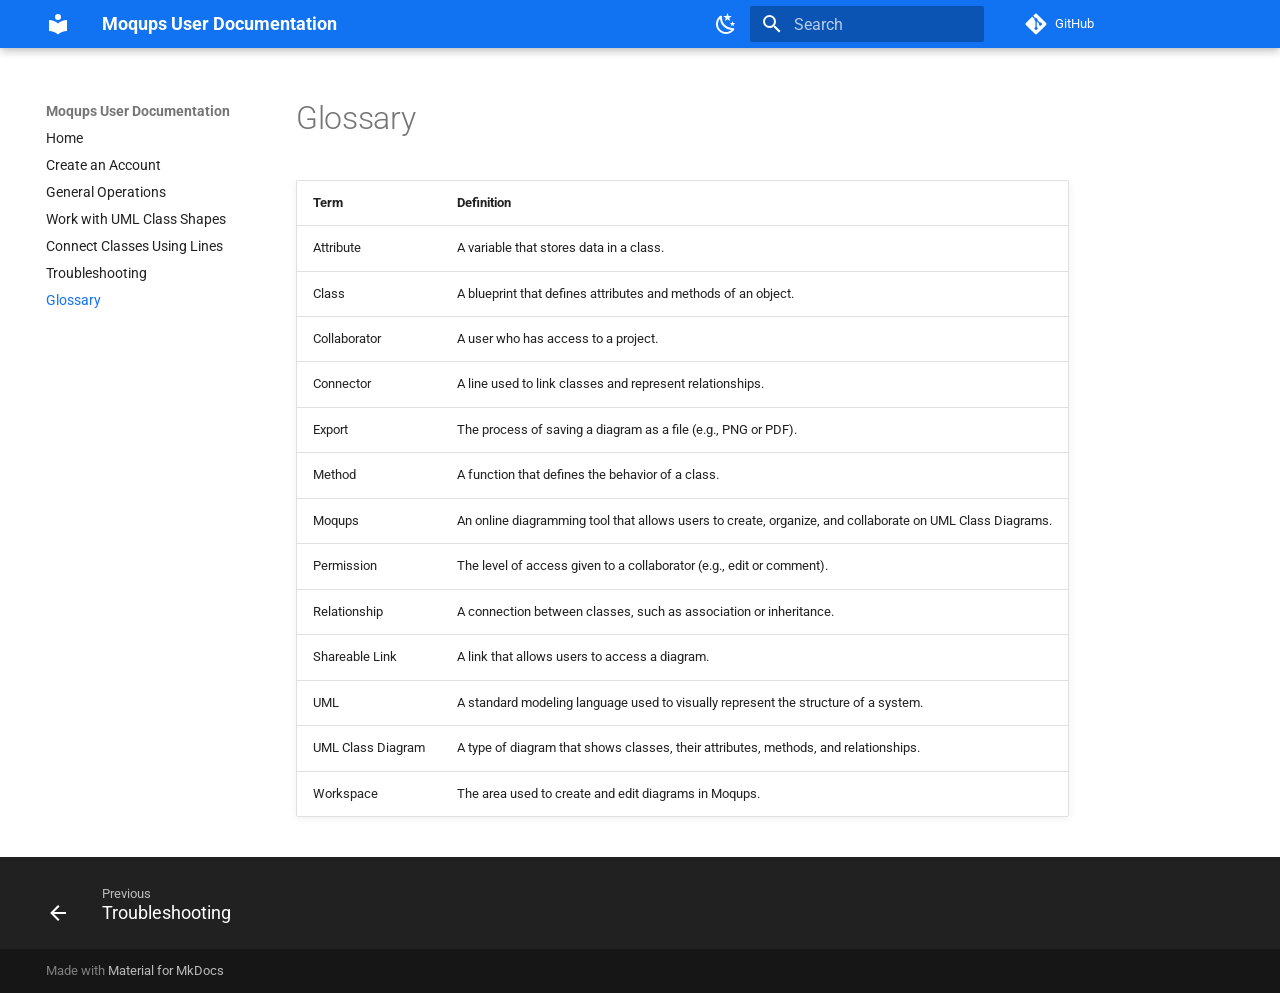
<file: glossary/index.html>
<!doctype html>
<html lang="en" class="no-js">
  <head>
    
      <meta charset="utf-8">
      <meta name="viewport" content="width=device-width,initial-scale=1">
      
      
      
      
        <link rel="prev" href="../troubleshooting/">
      
      
      
        
      
      
      <link rel="icon" href="../assets/images/favicon.png">
      <meta name="generator" content="mkdocs-1.6.1, mkdocs-material-9.7.6">
    
    
      
        <title>Glossary - Moqups User Documentation</title>
      
    
    
      <link rel="stylesheet" href="../assets/stylesheets/main.484c7ddc.min.css">
      
        
        <link rel="stylesheet" href="../assets/stylesheets/palette.ab4e12ef.min.css">
      
      


    
    
      
    
    
      
        
        
        <link rel="preconnect" href="https://fonts.gstatic.com" crossorigin>
        <link rel="stylesheet" href="https://fonts.googleapis.com/css?family=Roboto:300,300i,400,400i,700,700i%7CRoboto+Mono:400,400i,700,700i&display=fallback">
        <style>:root{--md-text-font:"Roboto";--md-code-font:"Roboto Mono"}</style>
      
    
    
      <link rel="stylesheet" href="../stylesheets/extra.css">
    
    <script>__md_scope=new URL("..",location),__md_hash=e=>[...e].reduce(((e,_)=>(e<<5)-e+_.charCodeAt(0)),0),__md_get=(e,_=localStorage,t=__md_scope)=>JSON.parse(_.getItem(t.pathname+"."+e)),__md_set=(e,_,t=localStorage,a=__md_scope)=>{try{t.setItem(a.pathname+"."+e,JSON.stringify(_))}catch(e){}}</script>
    
      

    
    
  </head>
  
  
    
    
      
    
    
    
    
    <body dir="ltr" data-md-color-scheme="default" data-md-color-primary="custom" data-md-color-accent="custom">
  
    
    <input class="md-toggle" data-md-toggle="drawer" type="checkbox" id="__drawer" autocomplete="off">
    <input class="md-toggle" data-md-toggle="search" type="checkbox" id="__search" autocomplete="off">
    <label class="md-overlay" for="__drawer"></label>
    <div data-md-component="skip">
      
        
        <a href="#glossary" class="md-skip">
          Skip to content
        </a>
      
    </div>
    <div data-md-component="announce">
      
    </div>
    
    
      

  

<header class="md-header md-header--shadow" data-md-component="header">
  <nav class="md-header__inner md-grid" aria-label="Header">
    <a href=".." title="Moqups User Documentation" class="md-header__button md-logo" aria-label="Moqups User Documentation" data-md-component="logo">
      
  
  <svg xmlns="http://www.w3.org/2000/svg" viewBox="0 0 24 24"><path d="M12 8a3 3 0 0 0 3-3 3 3 0 0 0-3-3 3 3 0 0 0-3 3 3 3 0 0 0 3 3m0 3.54C9.64 9.35 6.5 8 3 8v11c3.5 0 6.64 1.35 9 3.54 2.36-2.19 5.5-3.54 9-3.54V8c-3.5 0-6.64 1.35-9 3.54"/></svg>

    </a>
    <label class="md-header__button md-icon" for="__drawer">
      
      <svg xmlns="http://www.w3.org/2000/svg" viewBox="0 0 24 24"><path d="M3 6h18v2H3zm0 5h18v2H3zm0 5h18v2H3z"/></svg>
    </label>
    <div class="md-header__title" data-md-component="header-title">
      <div class="md-header__ellipsis">
        <div class="md-header__topic">
          <span class="md-ellipsis">
            Moqups User Documentation
          </span>
        </div>
        <div class="md-header__topic" data-md-component="header-topic">
          <span class="md-ellipsis">
            
              Glossary
            
          </span>
        </div>
      </div>
    </div>
    
      
        <form class="md-header__option" data-md-component="palette">
  
    
    
    
    <input class="md-option" data-md-color-media="" data-md-color-scheme="default" data-md-color-primary="custom" data-md-color-accent="custom"  aria-label="Switch to dark mode"  type="radio" name="__palette" id="__palette_0">
    
      <label class="md-header__button md-icon" title="Switch to dark mode" for="__palette_1" hidden>
        <svg xmlns="http://www.w3.org/2000/svg" viewBox="0 0 24 24"><path d="m17.75 4.09-2.53 1.94.91 3.06-2.63-1.81-2.63 1.81.91-3.06-2.53-1.94L12.44 4l1.06-3 1.06 3zm3.5 6.91-1.64 1.25.59 1.98-1.7-1.17-1.7 1.17.59-1.98L15.75 11l2.06-.05L18.5 9l.69 1.95zm-2.28 4.95c.83-.08 1.72 1.1 1.19 1.85-.32.45-.66.87-1.08 1.27C15.17 23 8.84 23 4.94 19.07c-3.91-3.9-3.91-10.24 0-14.14.4-.4.82-.76 1.27-1.08.75-.53 1.93.36 1.85 1.19-.27 2.86.69 5.83 2.89 8.02a9.96 9.96 0 0 0 8.02 2.89m-1.64 2.02a12.08 12.08 0 0 1-7.8-3.47c-2.17-2.19-3.33-5-3.49-7.82-2.81 3.14-2.7 7.96.31 10.98 3.02 3.01 7.84 3.12 10.98.31"/></svg>
      </label>
    
  
    
    
    
    <input class="md-option" data-md-color-media="" data-md-color-scheme="slate" data-md-color-primary="custom" data-md-color-accent="custom"  aria-label="Switch to light mode"  type="radio" name="__palette" id="__palette_1">
    
      <label class="md-header__button md-icon" title="Switch to light mode" for="__palette_0" hidden>
        <svg xmlns="http://www.w3.org/2000/svg" viewBox="0 0 24 24"><path d="M12 7a5 5 0 0 1 5 5 5 5 0 0 1-5 5 5 5 0 0 1-5-5 5 5 0 0 1 5-5m0 2a3 3 0 0 0-3 3 3 3 0 0 0 3 3 3 3 0 0 0 3-3 3 3 0 0 0-3-3m0-7 2.39 3.42C13.65 5.15 12.84 5 12 5s-1.65.15-2.39.42zM3.34 7l4.16-.35A7.2 7.2 0 0 0 5.94 8.5c-.44.74-.69 1.5-.83 2.29zm.02 10 1.76-3.77a7.131 7.131 0 0 0 2.38 4.14zM20.65 7l-1.77 3.79a7.02 7.02 0 0 0-2.38-4.15zm-.01 10-4.14.36c.59-.51 1.12-1.14 1.54-1.86.42-.73.69-1.5.83-2.29zM12 22l-2.41-3.44c.74.27 1.55.44 2.41.44.82 0 1.63-.17 2.37-.44z"/></svg>
      </label>
    
  
</form>
      
    
    
      <script>var palette=__md_get("__palette");if(palette&&palette.color){if("(prefers-color-scheme)"===palette.color.media){var media=matchMedia("(prefers-color-scheme: light)"),input=document.querySelector(media.matches?"[data-md-color-media='(prefers-color-scheme: light)']":"[data-md-color-media='(prefers-color-scheme: dark)']");palette.color.media=input.getAttribute("data-md-color-media"),palette.color.scheme=input.getAttribute("data-md-color-scheme"),palette.color.primary=input.getAttribute("data-md-color-primary"),palette.color.accent=input.getAttribute("data-md-color-accent")}for(var[key,value]of Object.entries(palette.color))document.body.setAttribute("data-md-color-"+key,value)}</script>
    
    
    
      
      
        <label class="md-header__button md-icon" for="__search">
          
          <svg xmlns="http://www.w3.org/2000/svg" viewBox="0 0 24 24"><path d="M9.5 3A6.5 6.5 0 0 1 16 9.5c0 1.61-.59 3.09-1.56 4.23l.27.27h.79l5 5-1.5 1.5-5-5v-.79l-.27-.27A6.52 6.52 0 0 1 9.5 16 6.5 6.5 0 0 1 3 9.5 6.5 6.5 0 0 1 9.5 3m0 2C7 5 5 7 5 9.5S7 14 9.5 14 14 12 14 9.5 12 5 9.5 5"/></svg>
        </label>
        <div class="md-search" data-md-component="search" role="dialog">
  <label class="md-search__overlay" for="__search"></label>
  <div class="md-search__inner" role="search">
    <form class="md-search__form" name="search">
      <input type="text" class="md-search__input" name="query" aria-label="Search" placeholder="Search" autocapitalize="off" autocorrect="off" autocomplete="off" spellcheck="false" data-md-component="search-query" required>
      <label class="md-search__icon md-icon" for="__search">
        
        <svg xmlns="http://www.w3.org/2000/svg" viewBox="0 0 24 24"><path d="M9.5 3A6.5 6.5 0 0 1 16 9.5c0 1.61-.59 3.09-1.56 4.23l.27.27h.79l5 5-1.5 1.5-5-5v-.79l-.27-.27A6.52 6.52 0 0 1 9.5 16 6.5 6.5 0 0 1 3 9.5 6.5 6.5 0 0 1 9.5 3m0 2C7 5 5 7 5 9.5S7 14 9.5 14 14 12 14 9.5 12 5 9.5 5"/></svg>
        
        <svg xmlns="http://www.w3.org/2000/svg" viewBox="0 0 24 24"><path d="M20 11v2H8l5.5 5.5-1.42 1.42L4.16 12l7.92-7.92L13.5 5.5 8 11z"/></svg>
      </label>
      <nav class="md-search__options" aria-label="Search">
        
        <button type="reset" class="md-search__icon md-icon" title="Clear" aria-label="Clear" tabindex="-1">
          
          <svg xmlns="http://www.w3.org/2000/svg" viewBox="0 0 24 24"><path d="M19 6.41 17.59 5 12 10.59 6.41 5 5 6.41 10.59 12 5 17.59 6.41 19 12 13.41 17.59 19 19 17.59 13.41 12z"/></svg>
        </button>
      </nav>
      
    </form>
    <div class="md-search__output">
      <div class="md-search__scrollwrap" tabindex="0" data-md-scrollfix>
        <div class="md-search-result" data-md-component="search-result">
          <div class="md-search-result__meta">
            Initializing search
          </div>
          <ol class="md-search-result__list" role="presentation"></ol>
        </div>
      </div>
    </div>
  </div>
</div>
      
    
    
      <div class="md-header__source">
        <a href="https://github.com/mzhao002/Moqups-User-Documentation" title="Go to repository" class="md-source" data-md-component="source">
  <div class="md-source__icon md-icon">
    
    <svg xmlns="http://www.w3.org/2000/svg" viewBox="0 0 448 512"><!--! Font Awesome Free 7.1.0 by @fontawesome - https://fontawesome.com License - https://fontawesome.com/license/free (Icons: CC BY 4.0, Fonts: SIL OFL 1.1, Code: MIT License) Copyright 2025 Fonticons, Inc.--><path d="M439.6 236.1 244 40.5c-5.4-5.5-12.8-8.5-20.4-8.5s-15 3-20.4 8.4L162.5 81l51.5 51.5c27.1-9.1 52.7 16.8 43.4 43.7l49.7 49.7c34.2-11.8 61.2 31 35.5 56.7-26.5 26.5-70.2-2.9-56-37.3L240.3 199v121.9c25.3 12.5 22.3 41.8 9.1 55-6.4 6.4-15.2 10.1-24.3 10.1s-17.8-3.6-24.3-10.1c-17.6-17.6-11.1-46.9 11.2-56v-123c-20.8-8.5-24.6-30.7-18.6-45L142.6 101 8.5 235.1C3 240.6 0 247.9 0 255.5s3 15 8.5 20.4l195.6 195.7c5.4 5.4 12.7 8.4 20.4 8.4s15-3 20.4-8.4l194.7-194.7c5.4-5.4 8.4-12.8 8.4-20.4s-3-15-8.4-20.4"/></svg>
  </div>
  <div class="md-source__repository">
    GitHub
  </div>
</a>
      </div>
    
  </nav>
  
</header>
    
    <div class="md-container" data-md-component="container">
      
      
        
          
        
      
      <main class="md-main" data-md-component="main">
        <div class="md-main__inner md-grid">
          
            
              
              <div class="md-sidebar md-sidebar--primary" data-md-component="sidebar" data-md-type="navigation" >
                <div class="md-sidebar__scrollwrap">
                  <div class="md-sidebar__inner">
                    



  

<nav class="md-nav md-nav--primary md-nav--integrated" aria-label="Navigation" data-md-level="0">
  <label class="md-nav__title" for="__drawer">
    <a href=".." title="Moqups User Documentation" class="md-nav__button md-logo" aria-label="Moqups User Documentation" data-md-component="logo">
      
  
  <svg xmlns="http://www.w3.org/2000/svg" viewBox="0 0 24 24"><path d="M12 8a3 3 0 0 0 3-3 3 3 0 0 0-3-3 3 3 0 0 0-3 3 3 3 0 0 0 3 3m0 3.54C9.64 9.35 6.5 8 3 8v11c3.5 0 6.64 1.35 9 3.54 2.36-2.19 5.5-3.54 9-3.54V8c-3.5 0-6.64 1.35-9 3.54"/></svg>

    </a>
    Moqups User Documentation
  </label>
  
    <div class="md-nav__source">
      <a href="https://github.com/mzhao002/Moqups-User-Documentation" title="Go to repository" class="md-source" data-md-component="source">
  <div class="md-source__icon md-icon">
    
    <svg xmlns="http://www.w3.org/2000/svg" viewBox="0 0 448 512"><!--! Font Awesome Free 7.1.0 by @fontawesome - https://fontawesome.com License - https://fontawesome.com/license/free (Icons: CC BY 4.0, Fonts: SIL OFL 1.1, Code: MIT License) Copyright 2025 Fonticons, Inc.--><path d="M439.6 236.1 244 40.5c-5.4-5.5-12.8-8.5-20.4-8.5s-15 3-20.4 8.4L162.5 81l51.5 51.5c27.1-9.1 52.7 16.8 43.4 43.7l49.7 49.7c34.2-11.8 61.2 31 35.5 56.7-26.5 26.5-70.2-2.9-56-37.3L240.3 199v121.9c25.3 12.5 22.3 41.8 9.1 55-6.4 6.4-15.2 10.1-24.3 10.1s-17.8-3.6-24.3-10.1c-17.6-17.6-11.1-46.9 11.2-56v-123c-20.8-8.5-24.6-30.7-18.6-45L142.6 101 8.5 235.1C3 240.6 0 247.9 0 255.5s3 15 8.5 20.4l195.6 195.7c5.4 5.4 12.7 8.4 20.4 8.4s15-3 20.4-8.4l194.7-194.7c5.4-5.4 8.4-12.8 8.4-20.4s-3-15-8.4-20.4"/></svg>
  </div>
  <div class="md-source__repository">
    GitHub
  </div>
</a>
    </div>
  
  <ul class="md-nav__list" data-md-scrollfix>
    
      
      
  
  
  
  
    <li class="md-nav__item">
      <a href=".." class="md-nav__link">
        
  
  
  <span class="md-ellipsis">
    
  
    Home
  

    
  </span>
  
  

      </a>
    </li>
  

    
      
      
  
  
  
  
    <li class="md-nav__item">
      <a href="../create-an-account/" class="md-nav__link">
        
  
  
  <span class="md-ellipsis">
    
  
    Create an Account
  

    
  </span>
  
  

      </a>
    </li>
  

    
      
      
  
  
  
  
    <li class="md-nav__item">
      <a href="../general-operations/" class="md-nav__link">
        
  
  
  <span class="md-ellipsis">
    
  
    General Operations
  

    
  </span>
  
  

      </a>
    </li>
  

    
      
      
  
  
  
  
    <li class="md-nav__item">
      <a href="../work-with-UML-class-shapes/" class="md-nav__link">
        
  
  
  <span class="md-ellipsis">
    
  
    Work with UML Class Shapes
  

    
  </span>
  
  

      </a>
    </li>
  

    
      
      
  
  
  
  
    <li class="md-nav__item">
      <a href="../connect-classes-using-lines/" class="md-nav__link">
        
  
  
  <span class="md-ellipsis">
    
  
    Connect Classes Using Lines
  

    
  </span>
  
  

      </a>
    </li>
  

    
      
      
  
  
  
  
    <li class="md-nav__item">
      <a href="../troubleshooting/" class="md-nav__link">
        
  
  
  <span class="md-ellipsis">
    
  
    Troubleshooting
  

    
  </span>
  
  

      </a>
    </li>
  

    
      
      
  
  
    
  
  
  
    <li class="md-nav__item md-nav__item--active">
      
      <input class="md-nav__toggle md-toggle" type="checkbox" id="__toc">
      
      
        
      
      
      <a href="./" class="md-nav__link md-nav__link--active">
        
  
  
  <span class="md-ellipsis">
    
  
    Glossary
  

    
  </span>
  
  

      </a>
      
    </li>
  

    
  </ul>
</nav>
                  </div>
                </div>
              </div>
            
            
          
          
            <div class="md-content" data-md-component="content">
              
              <article class="md-content__inner md-typeset">
                
                  


  
  


<h1 id="glossary">Glossary</h1>
<table>
<thead>
<tr>
<th>Term</th>
<th>Definition</th>
</tr>
</thead>
<tbody>
<tr>
<td>Attribute</td>
<td>A variable that stores data in a class.</td>
</tr>
<tr>
<td>Class</td>
<td>A blueprint that defines attributes and methods of an object.</td>
</tr>
<tr>
<td>Collaborator</td>
<td>A user who has access to a project.</td>
</tr>
<tr>
<td>Connector</td>
<td>A line used to link classes and represent relationships.</td>
</tr>
<tr>
<td>Export</td>
<td>The process of saving a diagram as a file (e.g., PNG or PDF).</td>
</tr>
<tr>
<td>Method</td>
<td>A function that defines the behavior of a class.</td>
</tr>
<tr>
<td>Moqups</td>
<td>An online diagramming tool that allows users to create, organize, and collaborate on UML Class Diagrams.</td>
</tr>
<tr>
<td>Permission</td>
<td>The level of access given to a collaborator (e.g., edit or comment).</td>
</tr>
<tr>
<td>Relationship</td>
<td>A connection between classes, such as association or inheritance.</td>
</tr>
<tr>
<td>Shareable Link</td>
<td>A link that allows users to access a diagram.</td>
</tr>
<tr>
<td>UML</td>
<td>A standard modeling language used to visually represent the structure of a system.</td>
</tr>
<tr>
<td>UML Class Diagram</td>
<td>A type of diagram that shows classes, their attributes, methods, and relationships.</td>
</tr>
<tr>
<td>Workspace</td>
<td>The area used to create and edit diagrams in Moqups.</td>
</tr>
</tbody>
</table>












                
              </article>
            </div>
          
          
<script>var target=document.getElementById(location.hash.slice(1));target&&target.name&&(target.checked=target.name.startsWith("__tabbed_"))</script>
        </div>
        
          <button type="button" class="md-top md-icon" data-md-component="top" hidden>
  
  <svg xmlns="http://www.w3.org/2000/svg" viewBox="0 0 24 24"><path d="M13 20h-2V8l-5.5 5.5-1.42-1.42L12 4.16l7.92 7.92-1.42 1.42L13 8z"/></svg>
  Back to top
</button>
        
      </main>
      
        <footer class="md-footer">
  
    
      
      <nav class="md-footer__inner md-grid" aria-label="Footer" >
        
          
          <a href="../troubleshooting/" class="md-footer__link md-footer__link--prev" aria-label="Previous: Troubleshooting">
            <div class="md-footer__button md-icon">
              
              <svg xmlns="http://www.w3.org/2000/svg" viewBox="0 0 24 24"><path d="M20 11v2H8l5.5 5.5-1.42 1.42L4.16 12l7.92-7.92L13.5 5.5 8 11z"/></svg>
            </div>
            <div class="md-footer__title">
              <span class="md-footer__direction">
                Previous
              </span>
              <div class="md-ellipsis">
                Troubleshooting
              </div>
            </div>
          </a>
        
        
      </nav>
    
  
  <div class="md-footer-meta md-typeset">
    <div class="md-footer-meta__inner md-grid">
      <div class="md-copyright">
  
  
    Made with
    <a href="https://squidfunk.github.io/mkdocs-material/" target="_blank" rel="noopener">
      Material for MkDocs
    </a>
  
</div>
      
    </div>
  </div>
</footer>
      
    </div>
    <div class="md-dialog" data-md-component="dialog">
      <div class="md-dialog__inner md-typeset"></div>
    </div>
    
    
    
      
      
      <script id="__config" type="application/json">{"annotate": null, "base": "..", "features": ["navigation.sections", "navigation.expand", "navigation.footer", "toc.integrate", "navigation.top"], "search": "../assets/javascripts/workers/search.2c215733.min.js", "tags": null, "translations": {"clipboard.copied": "Copied to clipboard", "clipboard.copy": "Copy to clipboard", "search.result.more.one": "1 more on this page", "search.result.more.other": "# more on this page", "search.result.none": "No matching documents", "search.result.one": "1 matching document", "search.result.other": "# matching documents", "search.result.placeholder": "Type to start searching", "search.result.term.missing": "Missing", "select.version": "Select version"}, "version": null}</script>
    
    
      <script src="../assets/javascripts/bundle.79ae519e.min.js"></script>
      
    
  </body>
</html>
</file>
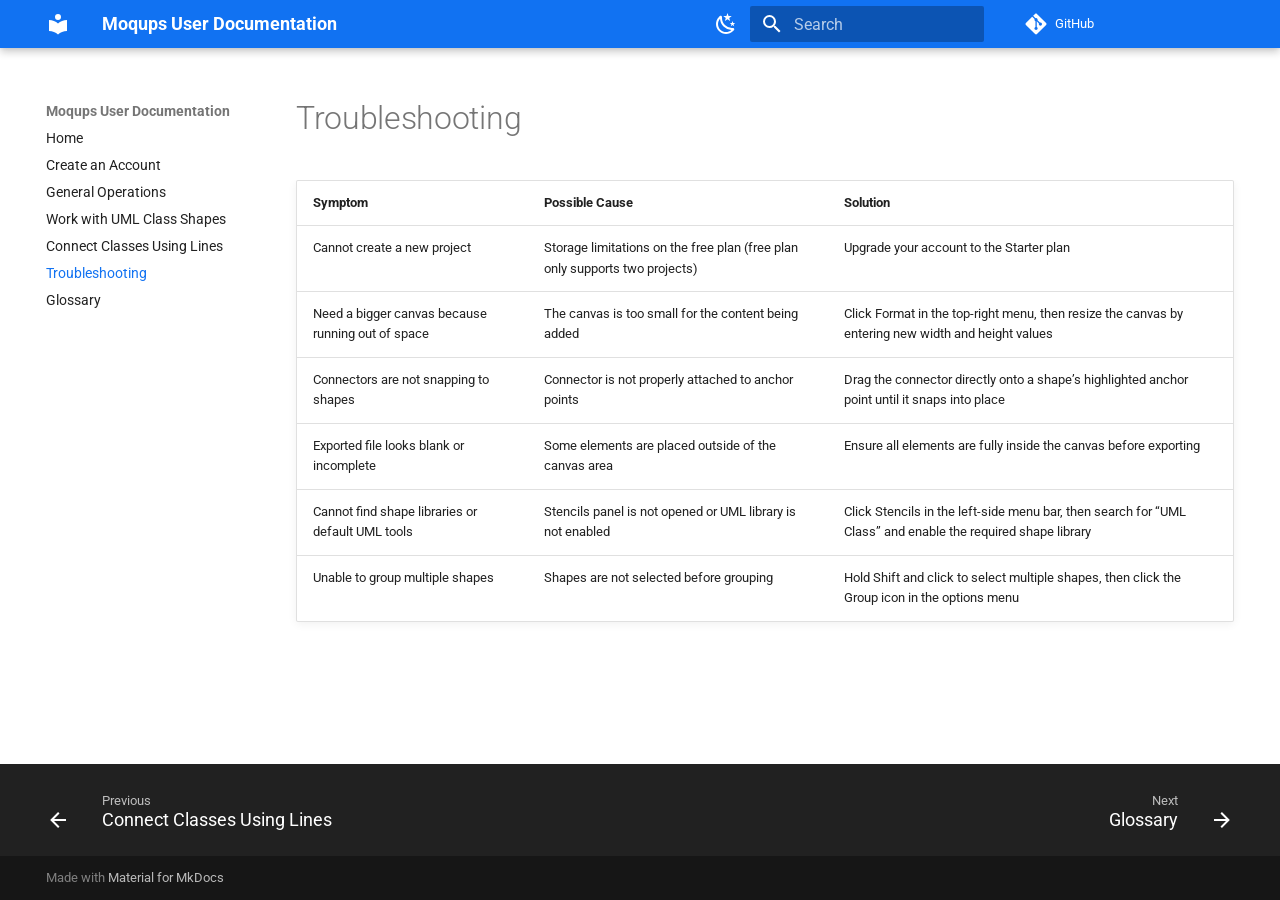
<file: troubleshooting/index.html>
<!doctype html>
<html lang="en" class="no-js">
  <head>
    
      <meta charset="utf-8">
      <meta name="viewport" content="width=device-width,initial-scale=1">
      
      
      
      
        <link rel="prev" href="../connect-classes-using-lines/">
      
      
        <link rel="next" href="../glossary/">
      
      
        
      
      
      <link rel="icon" href="../assets/images/favicon.png">
      <meta name="generator" content="mkdocs-1.6.1, mkdocs-material-9.7.6">
    
    
      
        <title>Troubleshooting - Moqups User Documentation</title>
      
    
    
      <link rel="stylesheet" href="../assets/stylesheets/main.484c7ddc.min.css">
      
        
        <link rel="stylesheet" href="../assets/stylesheets/palette.ab4e12ef.min.css">
      
      


    
    
      
    
    
      
        
        
        <link rel="preconnect" href="https://fonts.gstatic.com" crossorigin>
        <link rel="stylesheet" href="https://fonts.googleapis.com/css?family=Roboto:300,300i,400,400i,700,700i%7CRoboto+Mono:400,400i,700,700i&display=fallback">
        <style>:root{--md-text-font:"Roboto";--md-code-font:"Roboto Mono"}</style>
      
    
    
      <link rel="stylesheet" href="../stylesheets/extra.css">
    
    <script>__md_scope=new URL("..",location),__md_hash=e=>[...e].reduce(((e,_)=>(e<<5)-e+_.charCodeAt(0)),0),__md_get=(e,_=localStorage,t=__md_scope)=>JSON.parse(_.getItem(t.pathname+"."+e)),__md_set=(e,_,t=localStorage,a=__md_scope)=>{try{t.setItem(a.pathname+"."+e,JSON.stringify(_))}catch(e){}}</script>
    
      

    
    
  </head>
  
  
    
    
      
    
    
    
    
    <body dir="ltr" data-md-color-scheme="default" data-md-color-primary="custom" data-md-color-accent="custom">
  
    
    <input class="md-toggle" data-md-toggle="drawer" type="checkbox" id="__drawer" autocomplete="off">
    <input class="md-toggle" data-md-toggle="search" type="checkbox" id="__search" autocomplete="off">
    <label class="md-overlay" for="__drawer"></label>
    <div data-md-component="skip">
      
        
        <a href="#troubleshooting" class="md-skip">
          Skip to content
        </a>
      
    </div>
    <div data-md-component="announce">
      
    </div>
    
    
      

  

<header class="md-header md-header--shadow" data-md-component="header">
  <nav class="md-header__inner md-grid" aria-label="Header">
    <a href=".." title="Moqups User Documentation" class="md-header__button md-logo" aria-label="Moqups User Documentation" data-md-component="logo">
      
  
  <svg xmlns="http://www.w3.org/2000/svg" viewBox="0 0 24 24"><path d="M12 8a3 3 0 0 0 3-3 3 3 0 0 0-3-3 3 3 0 0 0-3 3 3 3 0 0 0 3 3m0 3.54C9.64 9.35 6.5 8 3 8v11c3.5 0 6.64 1.35 9 3.54 2.36-2.19 5.5-3.54 9-3.54V8c-3.5 0-6.64 1.35-9 3.54"/></svg>

    </a>
    <label class="md-header__button md-icon" for="__drawer">
      
      <svg xmlns="http://www.w3.org/2000/svg" viewBox="0 0 24 24"><path d="M3 6h18v2H3zm0 5h18v2H3zm0 5h18v2H3z"/></svg>
    </label>
    <div class="md-header__title" data-md-component="header-title">
      <div class="md-header__ellipsis">
        <div class="md-header__topic">
          <span class="md-ellipsis">
            Moqups User Documentation
          </span>
        </div>
        <div class="md-header__topic" data-md-component="header-topic">
          <span class="md-ellipsis">
            
              Troubleshooting
            
          </span>
        </div>
      </div>
    </div>
    
      
        <form class="md-header__option" data-md-component="palette">
  
    
    
    
    <input class="md-option" data-md-color-media="" data-md-color-scheme="default" data-md-color-primary="custom" data-md-color-accent="custom"  aria-label="Switch to dark mode"  type="radio" name="__palette" id="__palette_0">
    
      <label class="md-header__button md-icon" title="Switch to dark mode" for="__palette_1" hidden>
        <svg xmlns="http://www.w3.org/2000/svg" viewBox="0 0 24 24"><path d="m17.75 4.09-2.53 1.94.91 3.06-2.63-1.81-2.63 1.81.91-3.06-2.53-1.94L12.44 4l1.06-3 1.06 3zm3.5 6.91-1.64 1.25.59 1.98-1.7-1.17-1.7 1.17.59-1.98L15.75 11l2.06-.05L18.5 9l.69 1.95zm-2.28 4.95c.83-.08 1.72 1.1 1.19 1.85-.32.45-.66.87-1.08 1.27C15.17 23 8.84 23 4.94 19.07c-3.91-3.9-3.91-10.24 0-14.14.4-.4.82-.76 1.27-1.08.75-.53 1.93.36 1.85 1.19-.27 2.86.69 5.83 2.89 8.02a9.96 9.96 0 0 0 8.02 2.89m-1.64 2.02a12.08 12.08 0 0 1-7.8-3.47c-2.17-2.19-3.33-5-3.49-7.82-2.81 3.14-2.7 7.96.31 10.98 3.02 3.01 7.84 3.12 10.98.31"/></svg>
      </label>
    
  
    
    
    
    <input class="md-option" data-md-color-media="" data-md-color-scheme="slate" data-md-color-primary="custom" data-md-color-accent="custom"  aria-label="Switch to light mode"  type="radio" name="__palette" id="__palette_1">
    
      <label class="md-header__button md-icon" title="Switch to light mode" for="__palette_0" hidden>
        <svg xmlns="http://www.w3.org/2000/svg" viewBox="0 0 24 24"><path d="M12 7a5 5 0 0 1 5 5 5 5 0 0 1-5 5 5 5 0 0 1-5-5 5 5 0 0 1 5-5m0 2a3 3 0 0 0-3 3 3 3 0 0 0 3 3 3 3 0 0 0 3-3 3 3 0 0 0-3-3m0-7 2.39 3.42C13.65 5.15 12.84 5 12 5s-1.65.15-2.39.42zM3.34 7l4.16-.35A7.2 7.2 0 0 0 5.94 8.5c-.44.74-.69 1.5-.83 2.29zm.02 10 1.76-3.77a7.131 7.131 0 0 0 2.38 4.14zM20.65 7l-1.77 3.79a7.02 7.02 0 0 0-2.38-4.15zm-.01 10-4.14.36c.59-.51 1.12-1.14 1.54-1.86.42-.73.69-1.5.83-2.29zM12 22l-2.41-3.44c.74.27 1.55.44 2.41.44.82 0 1.63-.17 2.37-.44z"/></svg>
      </label>
    
  
</form>
      
    
    
      <script>var palette=__md_get("__palette");if(palette&&palette.color){if("(prefers-color-scheme)"===palette.color.media){var media=matchMedia("(prefers-color-scheme: light)"),input=document.querySelector(media.matches?"[data-md-color-media='(prefers-color-scheme: light)']":"[data-md-color-media='(prefers-color-scheme: dark)']");palette.color.media=input.getAttribute("data-md-color-media"),palette.color.scheme=input.getAttribute("data-md-color-scheme"),palette.color.primary=input.getAttribute("data-md-color-primary"),palette.color.accent=input.getAttribute("data-md-color-accent")}for(var[key,value]of Object.entries(palette.color))document.body.setAttribute("data-md-color-"+key,value)}</script>
    
    
    
      
      
        <label class="md-header__button md-icon" for="__search">
          
          <svg xmlns="http://www.w3.org/2000/svg" viewBox="0 0 24 24"><path d="M9.5 3A6.5 6.5 0 0 1 16 9.5c0 1.61-.59 3.09-1.56 4.23l.27.27h.79l5 5-1.5 1.5-5-5v-.79l-.27-.27A6.52 6.52 0 0 1 9.5 16 6.5 6.5 0 0 1 3 9.5 6.5 6.5 0 0 1 9.5 3m0 2C7 5 5 7 5 9.5S7 14 9.5 14 14 12 14 9.5 12 5 9.5 5"/></svg>
        </label>
        <div class="md-search" data-md-component="search" role="dialog">
  <label class="md-search__overlay" for="__search"></label>
  <div class="md-search__inner" role="search">
    <form class="md-search__form" name="search">
      <input type="text" class="md-search__input" name="query" aria-label="Search" placeholder="Search" autocapitalize="off" autocorrect="off" autocomplete="off" spellcheck="false" data-md-component="search-query" required>
      <label class="md-search__icon md-icon" for="__search">
        
        <svg xmlns="http://www.w3.org/2000/svg" viewBox="0 0 24 24"><path d="M9.5 3A6.5 6.5 0 0 1 16 9.5c0 1.61-.59 3.09-1.56 4.23l.27.27h.79l5 5-1.5 1.5-5-5v-.79l-.27-.27A6.52 6.52 0 0 1 9.5 16 6.5 6.5 0 0 1 3 9.5 6.5 6.5 0 0 1 9.5 3m0 2C7 5 5 7 5 9.5S7 14 9.5 14 14 12 14 9.5 12 5 9.5 5"/></svg>
        
        <svg xmlns="http://www.w3.org/2000/svg" viewBox="0 0 24 24"><path d="M20 11v2H8l5.5 5.5-1.42 1.42L4.16 12l7.92-7.92L13.5 5.5 8 11z"/></svg>
      </label>
      <nav class="md-search__options" aria-label="Search">
        
        <button type="reset" class="md-search__icon md-icon" title="Clear" aria-label="Clear" tabindex="-1">
          
          <svg xmlns="http://www.w3.org/2000/svg" viewBox="0 0 24 24"><path d="M19 6.41 17.59 5 12 10.59 6.41 5 5 6.41 10.59 12 5 17.59 6.41 19 12 13.41 17.59 19 19 17.59 13.41 12z"/></svg>
        </button>
      </nav>
      
    </form>
    <div class="md-search__output">
      <div class="md-search__scrollwrap" tabindex="0" data-md-scrollfix>
        <div class="md-search-result" data-md-component="search-result">
          <div class="md-search-result__meta">
            Initializing search
          </div>
          <ol class="md-search-result__list" role="presentation"></ol>
        </div>
      </div>
    </div>
  </div>
</div>
      
    
    
      <div class="md-header__source">
        <a href="https://github.com/mzhao002/Moqups-User-Documentation" title="Go to repository" class="md-source" data-md-component="source">
  <div class="md-source__icon md-icon">
    
    <svg xmlns="http://www.w3.org/2000/svg" viewBox="0 0 448 512"><!--! Font Awesome Free 7.1.0 by @fontawesome - https://fontawesome.com License - https://fontawesome.com/license/free (Icons: CC BY 4.0, Fonts: SIL OFL 1.1, Code: MIT License) Copyright 2025 Fonticons, Inc.--><path d="M439.6 236.1 244 40.5c-5.4-5.5-12.8-8.5-20.4-8.5s-15 3-20.4 8.4L162.5 81l51.5 51.5c27.1-9.1 52.7 16.8 43.4 43.7l49.7 49.7c34.2-11.8 61.2 31 35.5 56.7-26.5 26.5-70.2-2.9-56-37.3L240.3 199v121.9c25.3 12.5 22.3 41.8 9.1 55-6.4 6.4-15.2 10.1-24.3 10.1s-17.8-3.6-24.3-10.1c-17.6-17.6-11.1-46.9 11.2-56v-123c-20.8-8.5-24.6-30.7-18.6-45L142.6 101 8.5 235.1C3 240.6 0 247.9 0 255.5s3 15 8.5 20.4l195.6 195.7c5.4 5.4 12.7 8.4 20.4 8.4s15-3 20.4-8.4l194.7-194.7c5.4-5.4 8.4-12.8 8.4-20.4s-3-15-8.4-20.4"/></svg>
  </div>
  <div class="md-source__repository">
    GitHub
  </div>
</a>
      </div>
    
  </nav>
  
</header>
    
    <div class="md-container" data-md-component="container">
      
      
        
          
        
      
      <main class="md-main" data-md-component="main">
        <div class="md-main__inner md-grid">
          
            
              
              <div class="md-sidebar md-sidebar--primary" data-md-component="sidebar" data-md-type="navigation" >
                <div class="md-sidebar__scrollwrap">
                  <div class="md-sidebar__inner">
                    



  

<nav class="md-nav md-nav--primary md-nav--integrated" aria-label="Navigation" data-md-level="0">
  <label class="md-nav__title" for="__drawer">
    <a href=".." title="Moqups User Documentation" class="md-nav__button md-logo" aria-label="Moqups User Documentation" data-md-component="logo">
      
  
  <svg xmlns="http://www.w3.org/2000/svg" viewBox="0 0 24 24"><path d="M12 8a3 3 0 0 0 3-3 3 3 0 0 0-3-3 3 3 0 0 0-3 3 3 3 0 0 0 3 3m0 3.54C9.64 9.35 6.5 8 3 8v11c3.5 0 6.64 1.35 9 3.54 2.36-2.19 5.5-3.54 9-3.54V8c-3.5 0-6.64 1.35-9 3.54"/></svg>

    </a>
    Moqups User Documentation
  </label>
  
    <div class="md-nav__source">
      <a href="https://github.com/mzhao002/Moqups-User-Documentation" title="Go to repository" class="md-source" data-md-component="source">
  <div class="md-source__icon md-icon">
    
    <svg xmlns="http://www.w3.org/2000/svg" viewBox="0 0 448 512"><!--! Font Awesome Free 7.1.0 by @fontawesome - https://fontawesome.com License - https://fontawesome.com/license/free (Icons: CC BY 4.0, Fonts: SIL OFL 1.1, Code: MIT License) Copyright 2025 Fonticons, Inc.--><path d="M439.6 236.1 244 40.5c-5.4-5.5-12.8-8.5-20.4-8.5s-15 3-20.4 8.4L162.5 81l51.5 51.5c27.1-9.1 52.7 16.8 43.4 43.7l49.7 49.7c34.2-11.8 61.2 31 35.5 56.7-26.5 26.5-70.2-2.9-56-37.3L240.3 199v121.9c25.3 12.5 22.3 41.8 9.1 55-6.4 6.4-15.2 10.1-24.3 10.1s-17.8-3.6-24.3-10.1c-17.6-17.6-11.1-46.9 11.2-56v-123c-20.8-8.5-24.6-30.7-18.6-45L142.6 101 8.5 235.1C3 240.6 0 247.9 0 255.5s3 15 8.5 20.4l195.6 195.7c5.4 5.4 12.7 8.4 20.4 8.4s15-3 20.4-8.4l194.7-194.7c5.4-5.4 8.4-12.8 8.4-20.4s-3-15-8.4-20.4"/></svg>
  </div>
  <div class="md-source__repository">
    GitHub
  </div>
</a>
    </div>
  
  <ul class="md-nav__list" data-md-scrollfix>
    
      
      
  
  
  
  
    <li class="md-nav__item">
      <a href=".." class="md-nav__link">
        
  
  
  <span class="md-ellipsis">
    
  
    Home
  

    
  </span>
  
  

      </a>
    </li>
  

    
      
      
  
  
  
  
    <li class="md-nav__item">
      <a href="../create-an-account/" class="md-nav__link">
        
  
  
  <span class="md-ellipsis">
    
  
    Create an Account
  

    
  </span>
  
  

      </a>
    </li>
  

    
      
      
  
  
  
  
    <li class="md-nav__item">
      <a href="../general-operations/" class="md-nav__link">
        
  
  
  <span class="md-ellipsis">
    
  
    General Operations
  

    
  </span>
  
  

      </a>
    </li>
  

    
      
      
  
  
  
  
    <li class="md-nav__item">
      <a href="../work-with-UML-class-shapes/" class="md-nav__link">
        
  
  
  <span class="md-ellipsis">
    
  
    Work with UML Class Shapes
  

    
  </span>
  
  

      </a>
    </li>
  

    
      
      
  
  
  
  
    <li class="md-nav__item">
      <a href="../connect-classes-using-lines/" class="md-nav__link">
        
  
  
  <span class="md-ellipsis">
    
  
    Connect Classes Using Lines
  

    
  </span>
  
  

      </a>
    </li>
  

    
      
      
  
  
    
  
  
  
    <li class="md-nav__item md-nav__item--active">
      
      <input class="md-nav__toggle md-toggle" type="checkbox" id="__toc">
      
      
        
      
      
      <a href="./" class="md-nav__link md-nav__link--active">
        
  
  
  <span class="md-ellipsis">
    
  
    Troubleshooting
  

    
  </span>
  
  

      </a>
      
    </li>
  

    
      
      
  
  
  
  
    <li class="md-nav__item">
      <a href="../glossary/" class="md-nav__link">
        
  
  
  <span class="md-ellipsis">
    
  
    Glossary
  

    
  </span>
  
  

      </a>
    </li>
  

    
  </ul>
</nav>
                  </div>
                </div>
              </div>
            
            
          
          
            <div class="md-content" data-md-component="content">
              
              <article class="md-content__inner md-typeset">
                
                  


  
  


<h1 id="troubleshooting">Troubleshooting</h1>
<table>
<thead>
<tr>
<th>Symptom</th>
<th>Possible Cause</th>
<th>Solution</th>
</tr>
</thead>
<tbody>
<tr>
<td>Cannot create a new project</td>
<td>Storage limitations on the free plan (free plan only supports two projects)</td>
<td>Upgrade your account to the Starter plan</td>
</tr>
<tr>
<td>Need a bigger canvas because running out of space</td>
<td>The canvas is too small for the content being added</td>
<td>Click Format in the top-right menu, then resize the canvas by entering new width and height values</td>
</tr>
<tr>
<td>Connectors are not snapping to shapes</td>
<td>Connector is not properly attached to anchor points</td>
<td>Drag the connector directly onto a shape’s highlighted anchor point until it snaps into place</td>
</tr>
<tr>
<td>Exported file looks blank or incomplete</td>
<td>Some elements are placed outside of the canvas area</td>
<td>Ensure all elements are fully inside the canvas before exporting</td>
</tr>
<tr>
<td>Cannot find shape libraries or default UML tools</td>
<td>Stencils panel is not opened or UML library is not enabled</td>
<td>Click Stencils in the left-side menu bar, then search for “UML Class” and enable the required shape library</td>
</tr>
<tr>
<td>Unable to group multiple shapes</td>
<td>Shapes are not selected before grouping</td>
<td>Hold Shift and click to select multiple shapes, then click the Group icon in the options menu</td>
</tr>
</tbody>
</table>












                
              </article>
            </div>
          
          
<script>var target=document.getElementById(location.hash.slice(1));target&&target.name&&(target.checked=target.name.startsWith("__tabbed_"))</script>
        </div>
        
          <button type="button" class="md-top md-icon" data-md-component="top" hidden>
  
  <svg xmlns="http://www.w3.org/2000/svg" viewBox="0 0 24 24"><path d="M13 20h-2V8l-5.5 5.5-1.42-1.42L12 4.16l7.92 7.92-1.42 1.42L13 8z"/></svg>
  Back to top
</button>
        
      </main>
      
        <footer class="md-footer">
  
    
      
      <nav class="md-footer__inner md-grid" aria-label="Footer" >
        
          
          <a href="../connect-classes-using-lines/" class="md-footer__link md-footer__link--prev" aria-label="Previous: Connect Classes Using Lines">
            <div class="md-footer__button md-icon">
              
              <svg xmlns="http://www.w3.org/2000/svg" viewBox="0 0 24 24"><path d="M20 11v2H8l5.5 5.5-1.42 1.42L4.16 12l7.92-7.92L13.5 5.5 8 11z"/></svg>
            </div>
            <div class="md-footer__title">
              <span class="md-footer__direction">
                Previous
              </span>
              <div class="md-ellipsis">
                Connect Classes Using Lines
              </div>
            </div>
          </a>
        
        
          
          <a href="../glossary/" class="md-footer__link md-footer__link--next" aria-label="Next: Glossary">
            <div class="md-footer__title">
              <span class="md-footer__direction">
                Next
              </span>
              <div class="md-ellipsis">
                Glossary
              </div>
            </div>
            <div class="md-footer__button md-icon">
              
              <svg xmlns="http://www.w3.org/2000/svg" viewBox="0 0 24 24"><path d="M4 11v2h12l-5.5 5.5 1.42 1.42L19.84 12l-7.92-7.92L10.5 5.5 16 11z"/></svg>
            </div>
          </a>
        
      </nav>
    
  
  <div class="md-footer-meta md-typeset">
    <div class="md-footer-meta__inner md-grid">
      <div class="md-copyright">
  
  
    Made with
    <a href="https://squidfunk.github.io/mkdocs-material/" target="_blank" rel="noopener">
      Material for MkDocs
    </a>
  
</div>
      
    </div>
  </div>
</footer>
      
    </div>
    <div class="md-dialog" data-md-component="dialog">
      <div class="md-dialog__inner md-typeset"></div>
    </div>
    
    
    
      
      
      <script id="__config" type="application/json">{"annotate": null, "base": "..", "features": ["navigation.sections", "navigation.expand", "navigation.footer", "toc.integrate", "navigation.top"], "search": "../assets/javascripts/workers/search.2c215733.min.js", "tags": null, "translations": {"clipboard.copied": "Copied to clipboard", "clipboard.copy": "Copy to clipboard", "search.result.more.one": "1 more on this page", "search.result.more.other": "# more on this page", "search.result.none": "No matching documents", "search.result.one": "1 matching document", "search.result.other": "# matching documents", "search.result.placeholder": "Type to start searching", "search.result.term.missing": "Missing", "select.version": "Select version"}, "version": null}</script>
    
    
      <script src="../assets/javascripts/bundle.79ae519e.min.js"></script>
      
    
  </body>
</html>
</file>
<file: stylesheets/extra.css>
.md-content {
  font-size: 16px;
  line-height: 1.75;
}

h1 {
  font-size: 2.2rem;
  font-weight: 700;
}

h2 {
  color: #0c50a9;
  font-weight: 600;
  padding-bottom: 0.3rem;
}

.md-content a {
  color: #0c50a9;
  text-decoration: none;
}

.md-content a:hover {
  text-decoration: underline;
}

[data-md-color-scheme="slate"] h2 {
  color: #a0c7fa;
}
[data-md-color-scheme="slate"] .md-content a {
  color: #a0c7fa;
}

.md-content ul {
  padding-left: 1.5rem;
}

.md-content li {
  margin-bottom: 0.4rem;
}

table {
  border-radius: 8px;
  overflow: hidden;
  box-shadow: 0 2px 10px rgba(0,0,0,0.06);
}

th {
  font-weight: 600;
}

img {
    border-radius: 8px;
    box-shadow: 0 4px 12px rgba(0,0,0,0.15);
}

:root {
  --md-primary-fg-color: #1172f2;
  --md-primary-fg-color--light: #4a90ff;
  --md-primary-fg-color--dark: #0b5ed7;
}
</file>
<file: assets/stylesheets/main.484c7ddc.min.css>
@charset "UTF-8";html{-webkit-text-size-adjust:none;-moz-text-size-adjust:none;text-size-adjust:none;box-sizing:border-box}*,:after,:before{box-sizing:inherit}@media (prefers-reduced-motion){*,:after,:before{transition:none!important}}body{margin:0}a,button,input,label{-webkit-tap-highlight-color:transparent}a{color:inherit;text-decoration:none}hr{border:0;box-sizing:initial;display:block;height:.05rem;overflow:visible;padding:0}small{font-size:80%}sub,sup{line-height:1em}img{border-style:none}table{border-collapse:initial;border-spacing:0}td,th{font-weight:400;vertical-align:top}button{background:#0000;border:0;font-family:inherit;font-size:inherit;margin:0;padding:0}input{border:0;outline:none}:root{--md-primary-fg-color:#4051b5;--md-primary-fg-color--light:#5d6cc0;--md-primary-fg-color--dark:#303fa1;--md-primary-bg-color:#fff;--md-primary-bg-color--light:#ffffffb3;--md-accent-fg-color:#526cfe;--md-accent-fg-color--transparent:#526cfe1a;--md-accent-bg-color:#fff;--md-accent-bg-color--light:#ffffffb3}[data-md-color-scheme=default]{color-scheme:light}[data-md-color-scheme=default] img[src$="#gh-dark-mode-only"],[data-md-color-scheme=default] img[src$="#only-dark"]{display:none}:root,[data-md-color-scheme=default]{--md-hue:225deg;--md-default-fg-color:#000000de;--md-default-fg-color--light:#0000008a;--md-default-fg-color--lighter:#00000052;--md-default-fg-color--lightest:#00000012;--md-default-bg-color:#fff;--md-default-bg-color--light:#ffffffb3;--md-default-bg-color--lighter:#ffffff4d;--md-default-bg-color--lightest:#ffffff1f;--md-code-fg-color:#36464e;--md-code-bg-color:#f5f5f5;--md-code-bg-color--light:#f5f5f5b3;--md-code-bg-color--lighter:#f5f5f54d;--md-code-hl-color:#4287ff;--md-code-hl-color--light:#4287ff1a;--md-code-hl-number-color:#d52a2a;--md-code-hl-special-color:#db1457;--md-code-hl-function-color:#a846b9;--md-code-hl-constant-color:#6e59d9;--md-code-hl-keyword-color:#3f6ec6;--md-code-hl-string-color:#1c7d4d;--md-code-hl-name-color:var(--md-code-fg-color);--md-code-hl-operator-color:var(--md-default-fg-color--light);--md-code-hl-punctuation-color:var(--md-default-fg-color--light);--md-code-hl-comment-color:var(--md-default-fg-color--light);--md-code-hl-generic-color:var(--md-default-fg-color--light);--md-code-hl-variable-color:var(--md-default-fg-color--light);--md-typeset-color:var(--md-default-fg-color);--md-typeset-a-color:var(--md-primary-fg-color);--md-typeset-del-color:#f5503d26;--md-typeset-ins-color:#0bd57026;--md-typeset-kbd-color:#fafafa;--md-typeset-kbd-accent-color:#fff;--md-typeset-kbd-border-color:#b8b8b8;--md-typeset-mark-color:#ffff0080;--md-typeset-table-color:#0000001f;--md-typeset-table-color--light:rgba(0,0,0,.035);--md-admonition-fg-color:var(--md-default-fg-color);--md-admonition-bg-color:var(--md-default-bg-color);--md-warning-fg-color:#000000de;--md-warning-bg-color:#ff9;--md-footer-fg-color:#fff;--md-footer-fg-color--light:#ffffffb3;--md-footer-fg-color--lighter:#ffffff73;--md-footer-bg-color:#000000de;--md-footer-bg-color--dark:#00000052;--md-shadow-z1:0 0.2rem 0.5rem #0000000d,0 0 0.05rem #0000001a;--md-shadow-z2:0 0.2rem 0.5rem #0000001a,0 0 0.05rem #00000040;--md-shadow-z3:0 0.2rem 0.5rem #0003,0 0 0.05rem #00000059}.md-icon svg{fill:currentcolor;display:block;height:1.2rem;width:1.2rem}body{-webkit-font-smoothing:antialiased;-moz-osx-font-smoothing:grayscale;--md-text-font-family:var(--md-text-font,_),-apple-system,BlinkMacSystemFont,Helvetica,Arial,sans-serif;--md-code-font-family:var(--md-code-font,_),SFMono-Regular,Consolas,Menlo,monospace}aside,body,input{font-feature-settings:"kern","liga";color:var(--md-typeset-color);font-family:var(--md-text-font-family)}code,kbd,pre{font-feature-settings:"kern";font-family:var(--md-code-font-family)}:root{--md-typeset-table-sort-icon:url('data:image/svg+xml;charset=utf-8,<svg xmlns="http://www.w3.org/2000/svg" viewBox="0 0 24 24"><path d="m18 21-4-4h3V7h-3l4-4 4 4h-3v10h3M2 19v-2h10v2M2 13v-2h7v2M2 7V5h4v2z"/></svg>');--md-typeset-table-sort-icon--asc:url('data:image/svg+xml;charset=utf-8,<svg xmlns="http://www.w3.org/2000/svg" viewBox="0 0 24 24"><path d="M19 17h3l-4 4-4-4h3V3h2M2 17h10v2H2M6 5v2H2V5m0 6h7v2H2z"/></svg>');--md-typeset-table-sort-icon--desc:url('data:image/svg+xml;charset=utf-8,<svg xmlns="http://www.w3.org/2000/svg" viewBox="0 0 24 24"><path d="M19 7h3l-4-4-4 4h3v14h2M2 17h10v2H2M6 5v2H2V5m0 6h7v2H2z"/></svg>')}.md-typeset{-webkit-print-color-adjust:exact;color-adjust:exact;font-size:.8rem;line-height:1.6;overflow-wrap:break-word}@media print{.md-typeset{font-size:.68rem}}.md-typeset blockquote,.md-typeset dl,.md-typeset figure,.md-typeset ol,.md-typeset pre,.md-typeset ul{margin-bottom:1em;margin-top:1em}.md-typeset h1{color:var(--md-default-fg-color--light);font-size:2em;line-height:1.3;margin:0 0 1.25em}.md-typeset h1,.md-typeset h2{font-weight:300;letter-spacing:-.01em}.md-typeset h2{font-size:1.5625em;line-height:1.4;margin:1.6em 0 .64em}.md-typeset h3{font-size:1.25em;font-weight:400;letter-spacing:-.01em;line-height:1.5;margin:1.6em 0 .8em}.md-typeset h2+h3{margin-top:.8em}.md-typeset h4{font-weight:700;letter-spacing:-.01em;margin:1em 0}.md-typeset h5,.md-typeset h6{color:var(--md-default-fg-color--light);font-size:.8em;font-weight:700;letter-spacing:-.01em;margin:1.25em 0}.md-typeset h5{text-transform:uppercase}.md-typeset h5 code{text-transform:none}.md-typeset hr{border-bottom:.05rem solid var(--md-default-fg-color--lightest);display:flow-root;margin:1.5em 0}.md-typeset a{color:var(--md-typeset-a-color);word-break:break-word}.md-typeset a,.md-typeset a:before{transition:color 125ms}.md-typeset a:focus,.md-typeset a:hover{color:var(--md-accent-fg-color)}.md-typeset a:focus code,.md-typeset a:hover code{background-color:var(--md-accent-fg-color--transparent);color:var(--md-accent-fg-color)}.md-typeset a code{color:var(--md-typeset-a-color)}.md-typeset a.focus-visible{outline-color:var(--md-accent-fg-color);outline-offset:.2rem}.md-typeset code,.md-typeset kbd,.md-typeset pre{color:var(--md-code-fg-color);direction:ltr;font-variant-ligatures:none;transition:background-color 125ms}@media print{.md-typeset code,.md-typeset kbd,.md-typeset pre{white-space:pre-wrap}}.md-typeset code{background-color:var(--md-code-bg-color);border-radius:.1rem;-webkit-box-decoration-break:clone;box-decoration-break:clone;font-size:.85em;padding:0 .2941176471em;transition:color 125ms,background-color 125ms;word-break:break-word}.md-typeset code:not(.focus-visible){-webkit-tap-highlight-color:transparent;outline:none}.md-typeset pre{display:flow-root;line-height:1.4;position:relative}.md-typeset pre>code{-webkit-box-decoration-break:slice;box-decoration-break:slice;box-shadow:none;display:block;margin:0;outline-color:var(--md-accent-fg-color);overflow:auto;padding:.7720588235em 1.1764705882em;scrollbar-color:var(--md-default-fg-color--lighter) #0000;scrollbar-width:thin;touch-action:auto;word-break:normal}.md-typeset pre>code:hover{scrollbar-color:var(--md-accent-fg-color) #0000}.md-typeset pre>code::-webkit-scrollbar{height:.2rem;width:.2rem}.md-typeset pre>code::-webkit-scrollbar-thumb{background-color:var(--md-default-fg-color--lighter)}.md-typeset pre>code::-webkit-scrollbar-thumb:hover{background-color:var(--md-accent-fg-color)}.md-typeset kbd{background-color:var(--md-typeset-kbd-color);border-radius:.1rem;box-shadow:0 .1rem 0 .05rem var(--md-typeset-kbd-border-color),0 .1rem 0 var(--md-typeset-kbd-border-color),0 -.1rem .2rem var(--md-typeset-kbd-accent-color) inset;color:var(--md-default-fg-color);display:inline-block;font-size:.75em;padding:0 .6666666667em;vertical-align:text-top;word-break:break-word}.md-typeset mark{background-color:var(--md-typeset-mark-color);-webkit-box-decoration-break:clone;box-decoration-break:clone;color:inherit;word-break:break-word}.md-typeset abbr{cursor:help;text-decoration:none}.md-typeset [data-preview],.md-typeset abbr{border-bottom:.05rem dotted var(--md-default-fg-color--light)}.md-typeset small{opacity:.75}[dir=ltr] .md-typeset sub,[dir=ltr] .md-typeset sup{margin-left:.078125em}[dir=rtl] .md-typeset sub,[dir=rtl] .md-typeset sup{margin-right:.078125em}[dir=ltr] .md-typeset blockquote{padding-left:.6rem}[dir=rtl] .md-typeset blockquote{padding-right:.6rem}[dir=ltr] .md-typeset blockquote{border-left:.2rem solid var(--md-default-fg-color--lighter)}[dir=rtl] .md-typeset blockquote{border-right:.2rem solid var(--md-default-fg-color--lighter)}.md-typeset blockquote{color:var(--md-default-fg-color--light);margin-left:0;margin-right:0}.md-typeset ul{list-style-type:disc}.md-typeset ul[type]{list-style-type:revert-layer}[dir=ltr] .md-typeset ol,[dir=ltr] .md-typeset ul{margin-left:.625em}[dir=rtl] .md-typeset ol,[dir=rtl] .md-typeset ul{margin-right:.625em}.md-typeset ol,.md-typeset ul{padding:0}.md-typeset ol:not([hidden]),.md-typeset ul:not([hidden]){display:flow-root}.md-typeset ol ol,.md-typeset ul ol{list-style-type:lower-alpha}.md-typeset ol ol ol,.md-typeset ul ol ol{list-style-type:lower-roman}.md-typeset ol ol ol ol,.md-typeset ul ol ol ol{list-style-type:upper-alpha}.md-typeset ol ol ol ol ol,.md-typeset ul ol ol ol ol{list-style-type:upper-roman}.md-typeset ol[type],.md-typeset ul[type]{list-style-type:revert-layer}[dir=ltr] .md-typeset ol li,[dir=ltr] .md-typeset ul li{margin-left:1.25em}[dir=rtl] .md-typeset ol li,[dir=rtl] .md-typeset ul li{margin-right:1.25em}.md-typeset ol li,.md-typeset ul li{margin-bottom:.5em}.md-typeset ol li blockquote,.md-typeset ol li p,.md-typeset ul li blockquote,.md-typeset ul li p{margin:.5em 0}.md-typeset ol li:last-child,.md-typeset ul li:last-child{margin-bottom:0}[dir=ltr] .md-typeset ol li ol,[dir=ltr] .md-typeset ol li ul,[dir=ltr] .md-typeset ul li ol,[dir=ltr] .md-typeset ul li ul{margin-left:.625em}[dir=rtl] .md-typeset ol li ol,[dir=rtl] .md-typeset ol li ul,[dir=rtl] .md-typeset ul li ol,[dir=rtl] .md-typeset ul li ul{margin-right:.625em}.md-typeset ol li ol,.md-typeset ol li ul,.md-typeset ul li ol,.md-typeset ul li ul{margin-bottom:.5em;margin-top:.5em}[dir=ltr] .md-typeset dd{margin-left:1.875em}[dir=rtl] .md-typeset dd{margin-right:1.875em}.md-typeset dd{margin-bottom:1.5em;margin-top:1em}.md-typeset img,.md-typeset svg,.md-typeset video{height:auto;max-width:100%}.md-typeset img[align=left]{margin:1em 1em 1em 0}.md-typeset img[align=right]{margin:1em 0 1em 1em}.md-typeset img[align]:only-child{margin-top:0}.md-typeset figure{display:flow-root;margin:1em auto;max-width:100%;text-align:center;width:fit-content}.md-typeset figure img{display:block;margin:0 auto}.md-typeset figcaption{font-style:italic;margin:1em auto;max-width:24rem}.md-typeset iframe{max-width:100%}.md-typeset table:not([class]){background-color:var(--md-default-bg-color);border:.05rem solid var(--md-typeset-table-color);border-radius:.1rem;display:inline-block;font-size:.64rem;max-width:100%;overflow:auto;touch-action:auto}@media print{.md-typeset table:not([class]){display:table}}.md-typeset table:not([class])+*{margin-top:1.5em}.md-typeset table:not([class]) td>:first-child,.md-typeset table:not([class]) th>:first-child{margin-top:0}.md-typeset table:not([class]) td>:last-child,.md-typeset table:not([class]) th>:last-child{margin-bottom:0}.md-typeset table:not([class]) td:not([align]),.md-typeset table:not([class]) th:not([align]){text-align:left}[dir=rtl] .md-typeset table:not([class]) td:not([align]),[dir=rtl] .md-typeset table:not([class]) th:not([align]){text-align:right}.md-typeset table:not([class]) th{font-weight:700;min-width:5rem;padding:.9375em 1.25em;vertical-align:top}.md-typeset table:not([class]) td{border-top:.05rem solid var(--md-typeset-table-color);padding:.9375em 1.25em;vertical-align:top}.md-typeset table:not([class]) tbody tr{transition:background-color 125ms}.md-typeset table:not([class]) tbody tr:hover{background-color:var(--md-typeset-table-color--light);box-shadow:0 .05rem 0 var(--md-default-bg-color) inset}.md-typeset table:not([class]) a{word-break:normal}.md-typeset table th[role=columnheader]{cursor:pointer}[dir=ltr] .md-typeset table th[role=columnheader]:after{margin-left:.5em}[dir=rtl] .md-typeset table th[role=columnheader]:after{margin-right:.5em}.md-typeset table th[role=columnheader]:after{content:"";display:inline-block;height:1.2em;-webkit-mask-image:var(--md-typeset-table-sort-icon);mask-image:var(--md-typeset-table-sort-icon);-webkit-mask-repeat:no-repeat;mask-repeat:no-repeat;-webkit-mask-size:contain;mask-size:contain;transition:background-color 125ms;vertical-align:text-bottom;width:1.2em}.md-typeset table th[role=columnheader]:hover:after{background-color:var(--md-default-fg-color--lighter)}.md-typeset table th[role=columnheader][aria-sort=ascending]:after{background-color:var(--md-default-fg-color--light);-webkit-mask-image:var(--md-typeset-table-sort-icon--asc);mask-image:var(--md-typeset-table-sort-icon--asc)}.md-typeset table th[role=columnheader][aria-sort=descending]:after{background-color:var(--md-default-fg-color--light);-webkit-mask-image:var(--md-typeset-table-sort-icon--desc);mask-image:var(--md-typeset-table-sort-icon--desc)}.md-typeset__scrollwrap{margin:1em -.8rem;overflow-x:auto;touch-action:auto}.md-typeset__table{display:inline-block;margin-bottom:.5em;padding:0 .8rem}@media print{.md-typeset__table{display:block}}html .md-typeset__table table{display:table;margin:0;overflow:hidden;width:100%}@media screen and (max-width:44.984375em){.md-content__inner>pre{margin:1em -.8rem}.md-content__inner>pre code{border-radius:0}}.md-typeset .md-author{border-radius:100%;display:block;flex-shrink:0;height:1.6rem;overflow:hidden;position:relative;transition:color 125ms,transform 125ms;width:1.6rem}.md-typeset .md-author img{display:block}.md-typeset .md-author--more{background:var(--md-default-fg-color--lightest);color:var(--md-default-fg-color--lighter);font-size:.6rem;font-weight:700;line-height:1.6rem;text-align:center}.md-typeset .md-author--long{height:2.4rem;width:2.4rem}.md-typeset a.md-author{transform:scale(1)}.md-typeset a.md-author img{border-radius:100%;filter:grayscale(100%) opacity(75%);transition:filter 125ms}.md-typeset a.md-author:focus,.md-typeset a.md-author:hover{transform:scale(1.1);z-index:1}.md-typeset a.md-author:focus img,.md-typeset a.md-author:hover img{filter:grayscale(0)}.md-banner{background-color:var(--md-footer-bg-color);color:var(--md-footer-fg-color);overflow:auto}@media print{.md-banner{display:none}}.md-banner--warning{background-color:var(--md-warning-bg-color);color:var(--md-warning-fg-color)}.md-banner__inner{font-size:.7rem;margin:.6rem auto;padding:0 .8rem}[dir=ltr] .md-banner__button{float:right}[dir=rtl] .md-banner__button{float:left}.md-banner__button{color:inherit;cursor:pointer;transition:opacity .25s}.no-js .md-banner__button{display:none}.md-banner__button:hover{opacity:.7}html{font-size:125%;height:100%;overflow-x:hidden}@media screen and (min-width:100em){html{font-size:137.5%}}@media screen and (min-width:125em){html{font-size:150%}}body{background-color:var(--md-default-bg-color);display:flex;flex-direction:column;font-size:.5rem;min-height:100%;position:relative;width:100%}@media print{body{display:block}}@media screen and (max-width:59.984375em){body[data-md-scrolllock]{position:fixed}}.md-grid{margin-left:auto;margin-right:auto;max-width:61rem}.md-container{display:flex;flex-direction:column;flex-grow:1}@media print{.md-container{display:block}}.md-main{flex-grow:1}.md-main__inner{display:flex;height:100%;margin-top:1.5rem}.md-ellipsis{overflow:hidden;text-overflow:ellipsis}.md-toggle{display:none}.md-option{height:0;opacity:0;position:absolute;width:0}.md-option:checked+label:not([hidden]){display:block}.md-option.focus-visible+label{outline-color:var(--md-accent-fg-color);outline-style:auto}.md-skip{background-color:var(--md-default-fg-color);border-radius:.1rem;color:var(--md-default-bg-color);font-size:.64rem;margin:.5rem;opacity:0;outline-color:var(--md-accent-fg-color);padding:.3rem .5rem;position:fixed;transform:translateY(.4rem);z-index:-1}.md-skip:focus{opacity:1;transform:translateY(0);transition:transform .25s cubic-bezier(.4,0,.2,1),opacity 175ms 75ms;z-index:10}@page{margin:25mm}:root{--md-clipboard-icon:url('data:image/svg+xml;charset=utf-8,<svg xmlns="http://www.w3.org/2000/svg" viewBox="0 0 24 24"><path d="M19 21H8V7h11m0-2H8a2 2 0 0 0-2 2v14a2 2 0 0 0 2 2h11a2 2 0 0 0 2-2V7a2 2 0 0 0-2-2m-3-4H4a2 2 0 0 0-2 2v14h2V3h12z"/></svg>')}.md-clipboard{border-radius:.1rem;color:var(--md-default-fg-color--lightest);cursor:pointer;height:1.5em;outline-color:var(--md-accent-fg-color);outline-offset:.1rem;transition:color .25s;width:1.5em;z-index:1}@media print{.md-clipboard{display:none}}.md-clipboard:not(.focus-visible){-webkit-tap-highlight-color:transparent;outline:none}:hover>.md-clipboard{color:var(--md-default-fg-color--light)}.md-clipboard:focus,.md-clipboard:hover{color:var(--md-accent-fg-color)}.md-clipboard:after{background-color:currentcolor;content:"";display:block;height:1.125em;margin:0 auto;-webkit-mask-image:var(--md-clipboard-icon);mask-image:var(--md-clipboard-icon);-webkit-mask-position:center;mask-position:center;-webkit-mask-repeat:no-repeat;mask-repeat:no-repeat;-webkit-mask-size:contain;mask-size:contain;width:1.125em}.md-clipboard--inline{cursor:pointer}.md-clipboard--inline code{transition:color .25s,background-color .25s}.md-clipboard--inline:focus code,.md-clipboard--inline:hover code{background-color:var(--md-accent-fg-color--transparent);color:var(--md-accent-fg-color)}:root{--md-code-select-icon:url('data:image/svg+xml;charset=utf-8,<svg xmlns="http://www.w3.org/2000/svg" viewBox="0 0 24 24"><path d="M19 19h-4v2h4c1.1 0 2-.9 2-2v-4h-2m0-12h-4v2h4v4h2V5c0-1.1-.9-2-2-2M5 5h4V3H5c-1.1 0-2 .9-2 2v4h2m0 6H3v4c0 1.1.9 2 2 2h4v-2H5zm2-4h2v2H7zm4 0h2v2h-2zm4 0h2v2h-2zM7 7h2v2H7zm4 0h2v2h-2zm4 0h2v2h-2zm-8 8h2v2H7zm4 0h2v2h-2zm4 0h2v2h-2z"/></svg>');--md-code-copy-icon:url('data:image/svg+xml;charset=utf-8,<svg xmlns="http://www.w3.org/2000/svg" viewBox="0 0 24 24"><path d="M19 21H8V7h11m0-2H8a2 2 0 0 0-2 2v14a2 2 0 0 0 2 2h11a2 2 0 0 0 2-2V7a2 2 0 0 0-2-2m-3-4H4a2 2 0 0 0-2 2v14h2V3h12z"/></svg>')}.md-typeset .md-code__content{display:grid}.md-code__nav{background-color:var(--md-code-bg-color--lighter);border-radius:.1rem;display:flex;gap:.2rem;padding:.2rem;position:absolute;right:.25em;top:.25em;transition:background-color .25s;z-index:1}:hover>.md-code__nav{background-color:var(--md-code-bg-color--light)}.md-code__button{color:var(--md-default-fg-color--lightest);cursor:pointer;display:block;height:1.5em;outline-color:var(--md-accent-fg-color);outline-offset:.1rem;transition:color .25s;width:1.5em}:hover>*>.md-code__button{color:var(--md-default-fg-color--light)}.md-code__button.focus-visible,.md-code__button:hover{color:var(--md-accent-fg-color)}.md-code__button--active{color:var(--md-default-fg-color)!important}.md-code__button:after{background-color:currentcolor;content:"";display:block;height:1.125em;margin:0 auto;-webkit-mask-position:center;mask-position:center;-webkit-mask-repeat:no-repeat;mask-repeat:no-repeat;-webkit-mask-size:contain;mask-size:contain;width:1.125em}.md-code__button[data-md-type=select]:after{-webkit-mask-image:var(--md-code-select-icon);mask-image:var(--md-code-select-icon)}.md-code__button[data-md-type=copy]:after{-webkit-mask-image:var(--md-code-copy-icon);mask-image:var(--md-code-copy-icon)}@keyframes consent{0%{opacity:0;transform:translateY(100%)}to{opacity:1;transform:translateY(0)}}@keyframes overlay{0%{opacity:0}to{opacity:1}}.md-consent__overlay{animation:overlay .25s both;-webkit-backdrop-filter:blur(.1rem);backdrop-filter:blur(.1rem);background-color:#0000008a;height:100%;opacity:1;position:fixed;top:0;width:100%;z-index:5}.md-consent__inner{animation:consent .5s cubic-bezier(.1,.7,.1,1) both;background-color:var(--md-default-bg-color);border:0;border-radius:.1rem;bottom:0;box-shadow:0 0 .2rem #0000001a,0 .2rem .4rem #0003;max-height:100%;overflow:auto;padding:0;position:fixed;width:100%;z-index:5}.md-consent__form{padding:.8rem}.md-consent__settings{display:none;margin:1em 0}input:checked+.md-consent__settings{display:block}.md-consent__controls{margin-bottom:.8rem}.md-typeset .md-consent__controls .md-button{display:inline}@media screen and (max-width:44.984375em){.md-typeset .md-consent__controls .md-button{display:block;margin-top:.4rem;text-align:center;width:100%}}.md-consent label{cursor:pointer}.md-content{flex-grow:1;min-width:0}.md-content__inner{margin:0 .8rem 1.2rem;padding-top:.6rem}@media screen and (min-width:76.25em){[dir=ltr] .md-sidebar--primary:not([hidden])~.md-content>.md-content__inner{margin-left:1.2rem}[dir=ltr] .md-sidebar--secondary:not([hidden])~.md-content>.md-content__inner,[dir=rtl] .md-sidebar--primary:not([hidden])~.md-content>.md-content__inner{margin-right:1.2rem}[dir=rtl] .md-sidebar--secondary:not([hidden])~.md-content>.md-content__inner{margin-left:1.2rem}}.md-content__inner:before{content:"";display:block;height:.4rem}.md-content__inner>:last-child{margin-bottom:0}[dir=ltr] .md-content__button{float:right}[dir=rtl] .md-content__button{float:left}[dir=ltr] .md-content__button{margin-left:.4rem}[dir=rtl] .md-content__button{margin-right:.4rem}.md-content__button{margin:.4rem 0;padding:0}@media print{.md-content__button{display:none}}.md-typeset .md-content__button{color:var(--md-default-fg-color--lighter)}.md-content__button svg{display:inline;vertical-align:top}[dir=rtl] .md-content__button svg{transform:scaleX(-1)}[dir=ltr] .md-dialog{right:.8rem}[dir=rtl] .md-dialog{left:.8rem}.md-dialog{background-color:var(--md-default-fg-color);border-radius:.1rem;bottom:.8rem;box-shadow:var(--md-shadow-z3);min-width:11.1rem;opacity:0;padding:.4rem .6rem;pointer-events:none;position:fixed;transform:translateY(100%);transition:transform 0ms .4s,opacity .4s;z-index:4}@media print{.md-dialog{display:none}}.md-dialog--active{opacity:1;pointer-events:auto;transform:translateY(0);transition:transform .4s cubic-bezier(.075,.85,.175,1),opacity .4s}.md-dialog__inner{color:var(--md-default-bg-color);font-size:.7rem}.md-feedback{margin:2em 0 1em;text-align:center}.md-feedback fieldset{border:none;margin:0;padding:0}.md-feedback__title{font-weight:700;margin:1em auto}.md-feedback__inner{position:relative}.md-feedback__list{display:flex;flex-wrap:wrap;place-content:baseline center;position:relative}.md-feedback__list:hover .md-icon:not(:disabled){color:var(--md-default-fg-color--lighter)}:disabled .md-feedback__list{min-height:1.8rem}.md-feedback__icon{color:var(--md-default-fg-color--light);cursor:pointer;flex-shrink:0;margin:0 .1rem;transition:color 125ms}.md-feedback__icon:not(:disabled).md-icon:hover{color:var(--md-accent-fg-color)}.md-feedback__icon:disabled{color:var(--md-default-fg-color--lightest);pointer-events:none}.md-feedback__note{opacity:0;position:relative;transform:translateY(.4rem);transition:transform .4s cubic-bezier(.1,.7,.1,1),opacity .15s}.md-feedback__note>*{margin:0 auto;max-width:16rem}:disabled .md-feedback__note{opacity:1;transform:translateY(0)}@media print{.md-feedback{display:none}}.md-footer{background-color:var(--md-footer-bg-color);color:var(--md-footer-fg-color)}@media print{.md-footer{display:none}}.md-footer__inner{justify-content:space-between;overflow:auto;padding:.2rem}.md-footer__inner:not([hidden]){display:flex}.md-footer__link{align-items:end;display:flex;flex-grow:0.01;margin-bottom:.4rem;margin-top:1rem;max-width:100%;outline-color:var(--md-accent-fg-color);overflow:hidden;transition:opacity .25s}.md-footer__link:focus,.md-footer__link:hover{opacity:.7}[dir=rtl] .md-footer__link svg{transform:scaleX(-1)}@media screen and (max-width:44.984375em){.md-footer__link--prev{flex-shrink:0}.md-footer__link--prev .md-footer__title{display:none}}[dir=ltr] .md-footer__link--next{margin-left:auto}[dir=rtl] .md-footer__link--next{margin-right:auto}.md-footer__link--next{text-align:right}[dir=rtl] .md-footer__link--next{text-align:left}.md-footer__title{flex-grow:1;font-size:.9rem;margin-bottom:.7rem;max-width:calc(100% - 2.4rem);padding:0 1rem;white-space:nowrap}.md-footer__button{margin:.2rem;padding:.4rem}.md-footer__direction{font-size:.64rem;opacity:.7}.md-footer-meta{background-color:var(--md-footer-bg-color--dark)}.md-footer-meta__inner{display:flex;flex-wrap:wrap;justify-content:space-between;padding:.2rem}html .md-footer-meta.md-typeset a{color:var(--md-footer-fg-color--light)}html .md-footer-meta.md-typeset a:focus,html .md-footer-meta.md-typeset a:hover{color:var(--md-footer-fg-color)}.md-copyright{color:var(--md-footer-fg-color--lighter);font-size:.64rem;margin:auto .6rem;padding:.4rem 0;width:100%}@media screen and (min-width:45em){.md-copyright{width:auto}}.md-copyright__highlight{color:var(--md-footer-fg-color--light)}.md-social{display:inline-flex;gap:.2rem;margin:0 .4rem;padding:.2rem 0 .6rem}@media screen and (min-width:45em){.md-social{padding:.6rem 0}}.md-social__link{display:inline-block;height:1.6rem;text-align:center;width:1.6rem}.md-social__link:before{line-height:1.9}.md-social__link svg{fill:currentcolor;max-height:.8rem;vertical-align:-25%}.md-typeset .md-button{border:.1rem solid;border-radius:.1rem;color:var(--md-primary-fg-color);cursor:pointer;display:inline-block;font-weight:700;padding:.625em 2em;transition:color 125ms,background-color 125ms,border-color 125ms}.md-typeset .md-button--primary{background-color:var(--md-primary-fg-color);border-color:var(--md-primary-fg-color);color:var(--md-primary-bg-color)}.md-typeset .md-button:focus,.md-typeset .md-button:hover{background-color:var(--md-accent-fg-color);border-color:var(--md-accent-fg-color);color:var(--md-accent-bg-color)}[dir=ltr] .md-typeset .md-input{border-top-left-radius:.1rem}[dir=ltr] .md-typeset .md-input,[dir=rtl] .md-typeset .md-input{border-top-right-radius:.1rem}[dir=rtl] .md-typeset .md-input{border-top-left-radius:.1rem}.md-typeset .md-input{border-bottom:.1rem solid var(--md-default-fg-color--lighter);box-shadow:var(--md-shadow-z1);font-size:.8rem;height:1.8rem;padding:0 .6rem;transition:border .25s,box-shadow .25s}.md-typeset .md-input:focus,.md-typeset .md-input:hover{border-bottom-color:var(--md-accent-fg-color);box-shadow:var(--md-shadow-z2)}.md-typeset .md-input--stretch{width:100%}.md-header{background-color:var(--md-primary-fg-color);box-shadow:0 0 .2rem #0000,0 .2rem .4rem #0000;color:var(--md-primary-bg-color);display:block;left:0;position:sticky;right:0;top:0;z-index:4}@media print{.md-header{display:none}}.md-header[hidden]{transform:translateY(-100%);transition:transform .25s cubic-bezier(.8,0,.6,1),box-shadow .25s}.md-header--shadow{box-shadow:0 0 .2rem #0000001a,0 .2rem .4rem #0003;transition:transform .25s cubic-bezier(.1,.7,.1,1),box-shadow .25s}.md-header__inner{align-items:center;display:flex;padding:0 .2rem}.md-header__button{color:currentcolor;cursor:pointer;margin:.2rem;outline-color:var(--md-accent-fg-color);padding:.4rem;position:relative;transition:opacity .25s;vertical-align:middle;z-index:1}.md-header__button:hover{opacity:.7}.md-header__button:not([hidden]){display:inline-block}.md-header__button:not(.focus-visible){-webkit-tap-highlight-color:transparent;outline:none}.md-header__button.md-logo{margin:.2rem;padding:.4rem}@media screen and (max-width:76.234375em){.md-header__button.md-logo{display:none}}.md-header__button.md-logo img,.md-header__button.md-logo svg{fill:currentcolor;display:block;height:1.2rem;width:auto}@media screen and (min-width:60em){.md-header__button[for=__search]{display:none}}.no-js .md-header__button[for=__search]{display:none}[dir=rtl] .md-header__button[for=__search] svg{transform:scaleX(-1)}@media screen and (min-width:76.25em){.md-header__button[for=__drawer]{display:none}}.md-header__topic{display:flex;max-width:100%;position:absolute;transition:transform .4s cubic-bezier(.1,.7,.1,1),opacity .15s;white-space:nowrap}.md-header__topic+.md-header__topic{opacity:0;pointer-events:none;transform:translateX(1.25rem);transition:transform .4s cubic-bezier(1,.7,.1,.1),opacity .15s;z-index:-1}[dir=rtl] .md-header__topic+.md-header__topic{transform:translateX(-1.25rem)}.md-header__topic:first-child{font-weight:700}[dir=ltr] .md-header__title{margin-left:1rem;margin-right:.4rem}[dir=rtl] .md-header__title{margin-left:.4rem;margin-right:1rem}.md-header__title{flex-grow:1;font-size:.9rem;height:2.4rem;line-height:2.4rem}.md-header__title--active .md-header__topic{opacity:0;pointer-events:none;transform:translateX(-1.25rem);transition:transform .4s cubic-bezier(1,.7,.1,.1),opacity .15s;z-index:-1}[dir=rtl] .md-header__title--active .md-header__topic{transform:translateX(1.25rem)}.md-header__title--active .md-header__topic+.md-header__topic{opacity:1;pointer-events:auto;transform:translateX(0);transition:transform .4s cubic-bezier(.1,.7,.1,1),opacity .15s;z-index:0}.md-header__title>.md-header__ellipsis{height:100%;position:relative;width:100%}.md-header__option{display:flex;flex-shrink:0;max-width:100%;transition:max-width 0ms .25s,opacity .25s .25s;white-space:nowrap}[data-md-toggle=search]:checked~.md-header .md-header__option{max-width:0;opacity:0;transition:max-width 0ms,opacity 0ms}.md-header__option>input{bottom:0}.md-header__source{display:none}@media screen and (min-width:60em){[dir=ltr] .md-header__source{margin-left:1rem}[dir=rtl] .md-header__source{margin-right:1rem}.md-header__source{display:block;max-width:11.7rem;width:11.7rem}}@media screen and (min-width:76.25em){[dir=ltr] .md-header__source{margin-left:1.4rem}[dir=rtl] .md-header__source{margin-right:1.4rem}}.md-meta{color:var(--md-default-fg-color--light);font-size:.7rem;line-height:1.3}.md-meta__list{display:inline-flex;flex-wrap:wrap;list-style:none;margin:0;padding:0}.md-meta__item:not(:last-child):after{content:"·";margin-left:.2rem;margin-right:.2rem}.md-meta__link{color:var(--md-typeset-a-color)}.md-meta__link:focus,.md-meta__link:hover{color:var(--md-accent-fg-color)}.md-draft{background-color:#ff1744;border-radius:.125em;color:#fff;display:inline-block;font-weight:700;padding-left:.5714285714em;padding-right:.5714285714em}:root{--md-nav-icon--prev:url('data:image/svg+xml;charset=utf-8,<svg xmlns="http://www.w3.org/2000/svg" viewBox="0 0 24 24"><path d="M20 11v2H8l5.5 5.5-1.42 1.42L4.16 12l7.92-7.92L13.5 5.5 8 11z"/></svg>');--md-nav-icon--next:url('data:image/svg+xml;charset=utf-8,<svg xmlns="http://www.w3.org/2000/svg" viewBox="0 0 24 24"><path d="M8.59 16.58 13.17 12 8.59 7.41 10 6l6 6-6 6z"/></svg>');--md-toc-icon:url('data:image/svg+xml;charset=utf-8,<svg xmlns="http://www.w3.org/2000/svg" viewBox="0 0 24 24"><path d="M3 9h14V7H3zm0 4h14v-2H3zm0 4h14v-2H3zm16 0h2v-2h-2zm0-10v2h2V7zm0 6h2v-2h-2z"/></svg>')}.md-nav{font-size:.7rem;line-height:1.3}.md-nav__title{color:var(--md-default-fg-color--light);display:block;font-weight:700;overflow:hidden;padding:0 .6rem;text-overflow:ellipsis}.md-nav__title .md-nav__button{display:none}.md-nav__title .md-nav__button img{height:100%;width:auto}.md-nav__title .md-nav__button.md-logo img,.md-nav__title .md-nav__button.md-logo svg{fill:currentcolor;display:block;height:2.4rem;max-width:100%;object-fit:contain;width:auto}.md-nav__list{list-style:none;margin:0;padding:0}.md-nav__link{align-items:flex-start;display:flex;gap:.4rem;margin-top:.625em;scroll-snap-align:start;transition:color 125ms}.md-nav__link--passed,.md-nav__link--passed code{color:var(--md-default-fg-color--light)}.md-nav__item .md-nav__link--active,.md-nav__item .md-nav__link--active code{color:var(--md-typeset-a-color)}.md-nav__link .md-ellipsis{position:relative}.md-nav__link .md-ellipsis code{word-break:normal}[dir=ltr] .md-nav__link .md-icon:last-child{margin-left:auto}[dir=rtl] .md-nav__link .md-icon:last-child{margin-right:auto}.md-nav__link .md-typeset{font-size:.7rem;line-height:1.3}.md-nav__link svg{fill:currentcolor;flex-shrink:0;height:1.3em;position:relative}.md-nav__link[for]:focus,.md-nav__link[for]:hover,.md-nav__link[href]:focus,.md-nav__link[href]:hover{color:var(--md-accent-fg-color);cursor:pointer}.md-nav__link[for]:focus code,.md-nav__link[for]:hover code,.md-nav__link[href]:focus code,.md-nav__link[href]:hover code{background-color:var(--md-accent-fg-color--transparent);color:var(--md-accent-fg-color)}.md-nav__link.focus-visible{outline-color:var(--md-accent-fg-color);outline-offset:.2rem}.md-nav--primary .md-nav__link[for=__toc]{display:none}.md-nav--primary .md-nav__link[for=__toc] .md-icon:after{background-color:currentcolor;display:block;height:100%;-webkit-mask-image:var(--md-toc-icon);mask-image:var(--md-toc-icon);width:100%}.md-nav--primary .md-nav__link[for=__toc]~.md-nav{display:none}.md-nav__container>.md-nav__link{margin-top:0}.md-nav__container>.md-nav__link:first-child{flex-grow:1;min-width:0}.md-nav__icon{flex-shrink:0}.md-nav__source{display:none}@media screen and (max-width:76.234375em){.md-nav--primary,.md-nav--primary .md-nav{background-color:var(--md-default-bg-color);display:flex;flex-direction:column;height:100%;left:0;position:absolute;right:0;top:0;z-index:1}.md-nav--primary .md-nav__item,.md-nav--primary .md-nav__title{font-size:.8rem;line-height:1.5}.md-nav--primary .md-nav__title{background-color:var(--md-default-fg-color--lightest);color:var(--md-default-fg-color--light);cursor:pointer;height:5.6rem;line-height:2.4rem;padding:3rem .8rem .2rem;position:relative;white-space:nowrap}[dir=ltr] .md-nav--primary .md-nav__title .md-nav__icon{left:.4rem}[dir=rtl] .md-nav--primary .md-nav__title .md-nav__icon{right:.4rem}.md-nav--primary .md-nav__title .md-nav__icon{display:block;height:1.2rem;margin:.2rem;position:absolute;top:.4rem;width:1.2rem}.md-nav--primary .md-nav__title .md-nav__icon:after{background-color:currentcolor;content:"";display:block;height:100%;-webkit-mask-image:var(--md-nav-icon--prev);mask-image:var(--md-nav-icon--prev);-webkit-mask-position:center;mask-position:center;-webkit-mask-repeat:no-repeat;mask-repeat:no-repeat;-webkit-mask-size:contain;mask-size:contain;width:100%}.md-nav--primary .md-nav__title~.md-nav__list{background-color:var(--md-default-bg-color);box-shadow:0 .05rem 0 var(--md-default-fg-color--lightest) inset;overflow-y:auto;scroll-snap-type:y mandatory;touch-action:pan-y}.md-nav--primary .md-nav__title~.md-nav__list>:first-child{border-top:0}.md-nav--primary .md-nav__title[for=__drawer]{background-color:var(--md-primary-fg-color);color:var(--md-primary-bg-color);font-weight:700}.md-nav--primary .md-nav__title .md-logo{display:block;left:.2rem;margin:.2rem;padding:.4rem;position:absolute;right:.2rem;top:.2rem}.md-nav--primary .md-nav__list{flex:1}.md-nav--primary .md-nav__item{border-top:.05rem solid var(--md-default-fg-color--lightest)}.md-nav--primary .md-nav__item--active>.md-nav__link{color:var(--md-typeset-a-color)}.md-nav--primary .md-nav__item--active>.md-nav__link:focus,.md-nav--primary .md-nav__item--active>.md-nav__link:hover{color:var(--md-accent-fg-color)}.md-nav--primary .md-nav__link{margin-top:0;padding:.6rem .8rem}.md-nav--primary .md-nav__link svg{margin-top:.1em}.md-nav--primary .md-nav__link>.md-nav__link{padding:0}[dir=ltr] .md-nav--primary .md-nav__link .md-nav__icon{margin-right:-.2rem}[dir=rtl] .md-nav--primary .md-nav__link .md-nav__icon{margin-left:-.2rem}.md-nav--primary .md-nav__link .md-nav__icon{font-size:1.2rem;height:1.2rem;width:1.2rem}.md-nav--primary .md-nav__link .md-nav__icon:after{background-color:currentcolor;content:"";display:block;height:100%;-webkit-mask-image:var(--md-nav-icon--next);mask-image:var(--md-nav-icon--next);-webkit-mask-position:center;mask-position:center;-webkit-mask-repeat:no-repeat;mask-repeat:no-repeat;-webkit-mask-size:contain;mask-size:contain;width:100%}[dir=rtl] .md-nav--primary .md-nav__icon:after{transform:scale(-1)}.md-nav--primary .md-nav--secondary .md-nav{background-color:initial;position:static}[dir=ltr] .md-nav--primary .md-nav--secondary .md-nav .md-nav__link{padding-left:1.4rem}[dir=rtl] .md-nav--primary .md-nav--secondary .md-nav .md-nav__link{padding-right:1.4rem}[dir=ltr] .md-nav--primary .md-nav--secondary .md-nav .md-nav .md-nav__link{padding-left:2rem}[dir=rtl] .md-nav--primary .md-nav--secondary .md-nav .md-nav .md-nav__link{padding-right:2rem}[dir=ltr] .md-nav--primary .md-nav--secondary .md-nav .md-nav .md-nav .md-nav__link{padding-left:2.6rem}[dir=rtl] .md-nav--primary .md-nav--secondary .md-nav .md-nav .md-nav .md-nav__link{padding-right:2.6rem}[dir=ltr] .md-nav--primary .md-nav--secondary .md-nav .md-nav .md-nav .md-nav .md-nav__link{padding-left:3.2rem}[dir=rtl] .md-nav--primary .md-nav--secondary .md-nav .md-nav .md-nav .md-nav .md-nav__link{padding-right:3.2rem}.md-nav--secondary{background-color:initial}.md-nav__toggle~.md-nav{display:flex;opacity:0;transform:translateX(100%);transition:transform .25s cubic-bezier(.8,0,.6,1),opacity 125ms 50ms}[dir=rtl] .md-nav__toggle~.md-nav{transform:translateX(-100%)}.md-nav__toggle:checked~.md-nav{opacity:1;transform:translateX(0);transition:transform .25s cubic-bezier(.4,0,.2,1),opacity 125ms 125ms}.md-nav__toggle:checked~.md-nav>.md-nav__list{backface-visibility:hidden}}@media screen and (max-width:59.984375em){.md-nav--primary .md-nav__link[for=__toc]{display:flex}.md-nav--primary .md-nav__link[for=__toc] .md-icon:after{content:""}.md-nav--primary .md-nav__link[for=__toc]+.md-nav__link{display:none}.md-nav--primary .md-nav__link[for=__toc]~.md-nav{display:flex}.md-nav__source{background-color:var(--md-primary-fg-color--dark);color:var(--md-primary-bg-color);display:block;padding:0 .2rem}}@media screen and (min-width:60em) and (max-width:76.234375em){.md-nav--integrated .md-nav__link[for=__toc]{display:flex}.md-nav--integrated .md-nav__link[for=__toc] .md-icon:after{content:""}.md-nav--integrated .md-nav__link[for=__toc]+.md-nav__link{display:none}.md-nav--integrated .md-nav__link[for=__toc]~.md-nav{display:flex}}@media screen and (min-width:60em){.md-nav{margin-bottom:-.4rem}.md-nav--secondary .md-nav__title{background:var(--md-default-bg-color);box-shadow:0 0 .4rem .4rem var(--md-default-bg-color);position:sticky;top:0;z-index:1}.md-nav--secondary .md-nav__title[for=__toc]{scroll-snap-align:start}.md-nav--secondary .md-nav__title .md-nav__icon{display:none}[dir=ltr] .md-nav--secondary .md-nav__list{padding-left:.6rem}[dir=rtl] .md-nav--secondary .md-nav__list{padding-right:.6rem}.md-nav--secondary .md-nav__list{padding-bottom:.4rem}[dir=ltr] .md-nav--secondary .md-nav__item>.md-nav__link{margin-right:.4rem}[dir=rtl] .md-nav--secondary .md-nav__item>.md-nav__link{margin-left:.4rem}}@media screen and (min-width:76.25em){.md-nav{margin-bottom:-.4rem;transition:max-height .25s cubic-bezier(.86,0,.07,1)}.md-nav--primary .md-nav__title{background:var(--md-default-bg-color);box-shadow:0 0 .4rem .4rem var(--md-default-bg-color);position:sticky;top:0;z-index:1}.md-nav--primary .md-nav__title[for=__drawer]{scroll-snap-align:start}.md-nav--primary .md-nav__title .md-nav__icon{display:none}[dir=ltr] .md-nav--primary .md-nav__list{padding-left:.6rem}[dir=rtl] .md-nav--primary .md-nav__list{padding-right:.6rem}.md-nav--primary .md-nav__list{padding-bottom:.4rem}[dir=ltr] .md-nav--primary .md-nav__item>.md-nav__link{margin-right:.4rem}[dir=rtl] .md-nav--primary .md-nav__item>.md-nav__link{margin-left:.4rem}.md-nav__toggle~.md-nav{display:grid;grid-template-rows:minmax(.4rem,0fr);opacity:0;transition:grid-template-rows .25s cubic-bezier(.86,0,.07,1),opacity .25s,visibility 0ms .25s;visibility:collapse}.md-nav__toggle~.md-nav>.md-nav__list{overflow:hidden}.md-nav__toggle.md-toggle--indeterminate~.md-nav,.md-nav__toggle:checked~.md-nav{grid-template-rows:minmax(.4rem,1fr);opacity:1;transition:grid-template-rows .25s cubic-bezier(.86,0,.07,1),opacity .15s .1s,visibility 0ms;visibility:visible}.md-nav__toggle.md-toggle--indeterminate~.md-nav{transition:none}.md-nav__item--nested>.md-nav>.md-nav__title{display:none}.md-nav__item--section{display:block;margin:1.25em 0}.md-nav__item--section:last-child{margin-bottom:0}.md-nav__item--section>.md-nav__link{font-weight:700}.md-nav__item--section>.md-nav__link[for]{color:var(--md-default-fg-color--light)}.md-nav__item--section>.md-nav__link:not(.md-nav__container){pointer-events:none}.md-nav__item--section>.md-nav__link .md-icon,.md-nav__item--section>.md-nav__link>[for]{display:none}[dir=ltr] .md-nav__item--section>.md-nav{margin-left:-.6rem}[dir=rtl] .md-nav__item--section>.md-nav{margin-right:-.6rem}.md-nav__item--section>.md-nav{display:block;opacity:1;visibility:visible}.md-nav__item--section>.md-nav>.md-nav__list>.md-nav__item{padding:0}.md-nav__icon{border-radius:100%;height:.9rem;transition:background-color .25s;width:.9rem}.md-nav__icon:hover{background-color:var(--md-accent-fg-color--transparent)}.md-nav__icon:after{background-color:currentcolor;border-radius:100%;content:"";display:inline-block;height:100%;-webkit-mask-image:var(--md-nav-icon--next);mask-image:var(--md-nav-icon--next);-webkit-mask-position:center;mask-position:center;-webkit-mask-repeat:no-repeat;mask-repeat:no-repeat;-webkit-mask-size:contain;mask-size:contain;transition:transform .25s;vertical-align:-.1rem;width:100%}[dir=rtl] .md-nav__icon:after{transform:rotate(180deg)}.md-nav__item--nested .md-nav__toggle:checked~.md-nav__link .md-nav__icon:after,.md-nav__item--nested .md-toggle--indeterminate~.md-nav__link .md-nav__icon:after{transform:rotate(90deg)}.md-nav--lifted>.md-nav__list>.md-nav__item,.md-nav--lifted>.md-nav__title{display:none}.md-nav--lifted>.md-nav__list>.md-nav__item--active{display:block}.md-nav--lifted>.md-nav__list>.md-nav__item--active>.md-nav__link{background:var(--md-default-bg-color);box-shadow:0 0 .4rem .4rem var(--md-default-bg-color);margin-top:0;position:sticky;top:0;z-index:1}.md-nav--lifted>.md-nav__list>.md-nav__item--active>.md-nav__link:not(.md-nav__container){pointer-events:none}.md-nav--lifted>.md-nav__list>.md-nav__item--active.md-nav__item--section{margin:0}[dir=ltr] .md-nav--lifted>.md-nav__list>.md-nav__item>.md-nav:not(.md-nav--secondary){margin-left:-.6rem}[dir=rtl] .md-nav--lifted>.md-nav__list>.md-nav__item>.md-nav:not(.md-nav--secondary){margin-right:-.6rem}.md-nav--lifted>.md-nav__list>.md-nav__item>[for]{color:var(--md-default-fg-color--light)}.md-nav--lifted .md-nav[data-md-level="1"]{grid-template-rows:minmax(.4rem,1fr);opacity:1;visibility:visible}[dir=ltr] .md-nav--integrated>.md-nav__list>.md-nav__item--active .md-nav--secondary{border-left:.05rem solid var(--md-primary-fg-color)}[dir=rtl] .md-nav--integrated>.md-nav__list>.md-nav__item--active .md-nav--secondary{border-right:.05rem solid var(--md-primary-fg-color)}.md-nav--integrated>.md-nav__list>.md-nav__item--active .md-nav--secondary{display:block;margin-bottom:1.25em;opacity:1;visibility:visible}.md-nav--integrated>.md-nav__list>.md-nav__item--active .md-nav--secondary>.md-nav__list{overflow:visible;padding-bottom:0}.md-nav--integrated>.md-nav__list>.md-nav__item--active .md-nav--secondary>.md-nav__title{display:none}}.md-pagination{font-size:.8rem;font-weight:700;gap:.4rem}.md-pagination,.md-pagination>*{align-items:center;display:flex;justify-content:center}.md-pagination>*{border-radius:.2rem;height:1.8rem;min-width:1.8rem;text-align:center}.md-pagination__current{background-color:var(--md-default-fg-color--lightest);color:var(--md-default-fg-color--light)}.md-pagination__link{transition:color 125ms,background-color 125ms}.md-pagination__link:focus,.md-pagination__link:hover{background-color:var(--md-accent-fg-color--transparent);color:var(--md-accent-fg-color)}.md-pagination__link:focus svg,.md-pagination__link:hover svg{color:var(--md-accent-fg-color)}.md-pagination__link.focus-visible{outline-color:var(--md-accent-fg-color);outline-offset:.2rem}.md-pagination__link svg{fill:currentcolor;color:var(--md-default-fg-color--lighter);display:block;max-height:100%;width:1.2rem}:root{--md-path-icon:url('data:image/svg+xml;charset=utf-8,<svg xmlns="http://www.w3.org/2000/svg" viewBox="0 0 24 24"><path d="M8.59 16.58 13.17 12 8.59 7.41 10 6l6 6-6 6z"/></svg>')}.md-path{font-size:.7rem;margin:0 .8rem;overflow:auto;padding-top:1.2rem}.md-path:not([hidden]){display:block}@media screen and (min-width:76.25em){.md-path{margin:0 1.2rem}}.md-path__list{align-items:center;display:flex;gap:.2rem;list-style:none;margin:0;padding:0}.md-path__item:not(:first-child){display:inline-flex;gap:.2rem;white-space:nowrap}.md-path__item:not(:first-child):before{background-color:var(--md-default-fg-color--lighter);content:"";display:inline;height:.8rem;-webkit-mask-image:var(--md-path-icon);mask-image:var(--md-path-icon);width:.8rem}.md-path__link{align-items:center;color:var(--md-default-fg-color--light);display:flex}.md-path__link:focus,.md-path__link:hover{color:var(--md-accent-fg-color)}:root{--md-post-pin-icon:url('data:image/svg+xml;charset=utf-8,<svg xmlns="http://www.w3.org/2000/svg" viewBox="0 0 24 24"><path d="M16 12V4h1V2H7v2h1v8l-2 2v2h5.2v6h1.6v-6H18v-2z"/></svg>')}.md-post__back{border-bottom:.05rem solid var(--md-default-fg-color--lightest);margin-bottom:1.2rem;padding-bottom:1.2rem}@media screen and (max-width:76.234375em){.md-post__back{display:none}}[dir=rtl] .md-post__back svg{transform:scaleX(-1)}.md-post__authors{display:flex;flex-direction:column;gap:.6rem;margin:0 .6rem 1.2rem}.md-post .md-post__meta a{transition:color 125ms}.md-post .md-post__meta a:focus,.md-post .md-post__meta a:hover{color:var(--md-accent-fg-color)}.md-post__title{color:var(--md-default-fg-color--light);font-weight:700}.md-post--excerpt{margin-bottom:3.2rem}.md-post--excerpt .md-post__header{align-items:center;display:flex;gap:.6rem;min-height:1.6rem}.md-post--excerpt .md-post__authors{align-items:center;display:inline-flex;flex-direction:row;gap:.2rem;margin:0;min-height:2.4rem}[dir=ltr] .md-post--excerpt .md-post__meta .md-meta__list{margin-right:.4rem}[dir=rtl] .md-post--excerpt .md-post__meta .md-meta__list{margin-left:.4rem}.md-post--excerpt .md-post__content>:first-child{--md-scroll-margin:6rem;margin-top:0}.md-post>.md-nav--secondary{margin:1em 0}.md-pin{background:var(--md-default-fg-color--lightest);border-radius:1rem;margin-top:-.05rem;padding:.2rem}.md-pin:after{background-color:currentcolor;content:"";display:block;height:.6rem;margin:0 auto;-webkit-mask-image:var(--md-post-pin-icon);mask-image:var(--md-post-pin-icon);-webkit-mask-position:center;mask-position:center;-webkit-mask-repeat:no-repeat;mask-repeat:no-repeat;-webkit-mask-size:contain;mask-size:contain;width:.6rem}.md-profile{align-items:center;display:flex;font-size:.7rem;gap:.6rem;line-height:1.4;width:100%}.md-profile__description{flex-grow:1}.md-content--post{display:flex}@media screen and (max-width:76.234375em){.md-content--post{flex-flow:column-reverse}}.md-content--post>.md-content__inner{flex-grow:1;min-width:0}@media screen and (min-width:76.25em){[dir=ltr] .md-content--post>.md-content__inner{margin-left:1.2rem}[dir=rtl] .md-content--post>.md-content__inner{margin-right:1.2rem}}@media screen and (max-width:76.234375em){.md-sidebar.md-sidebar--post{padding:0;position:static;width:100%}.md-sidebar.md-sidebar--post .md-sidebar__scrollwrap{overflow:visible}.md-sidebar.md-sidebar--post .md-sidebar__inner{padding:0}.md-sidebar.md-sidebar--post .md-post__meta{margin-left:.6rem;margin-right:.6rem}.md-sidebar.md-sidebar--post .md-nav__item{border:none;display:inline}.md-sidebar.md-sidebar--post .md-nav__list{display:inline-flex;flex-wrap:wrap;gap:.6rem;padding-bottom:.6rem;padding-top:.6rem}.md-sidebar.md-sidebar--post .md-nav__link{padding:0}.md-sidebar.md-sidebar--post .md-nav{height:auto;margin-bottom:0;position:static}}:root{--md-progress-value:0;--md-progress-delay:400ms}.md-progress{background:var(--md-primary-bg-color);height:.075rem;opacity:min(clamp(0,var(--md-progress-value),1),clamp(0,100 - var(--md-progress-value),1));position:fixed;top:0;transform:scaleX(calc(var(--md-progress-value)*1%));transform-origin:left;transition:transform .5s cubic-bezier(.19,1,.22,1),opacity .25s var(--md-progress-delay);width:100%;z-index:4}:root{--md-search-result-icon:url('data:image/svg+xml;charset=utf-8,<svg xmlns="http://www.w3.org/2000/svg" viewBox="0 0 24 24"><path d="M14 2H6a2 2 0 0 0-2 2v16a2 2 0 0 0 2 2h7c-.41-.25-.8-.56-1.14-.9-.33-.33-.61-.7-.86-1.1H6V4h7v5h5v1.18c.71.16 1.39.43 2 .82V8zm6.31 16.9c1.33-2.11.69-4.9-1.4-6.22-2.11-1.33-4.91-.68-6.22 1.4-1.34 2.11-.69 4.89 1.4 6.22 1.46.93 3.32.93 4.79.02L22 23.39 23.39 22zm-3.81.1a2.5 2.5 0 0 1-2.5-2.5 2.5 2.5 0 0 1 2.5-2.5 2.5 2.5 0 0 1 2.5 2.5 2.5 2.5 0 0 1-2.5 2.5"/></svg>')}.md-search{position:relative}@media screen and (min-width:60em){.md-search{padding:.2rem 0}}.no-js .md-search{display:none}.md-search__overlay{opacity:0;z-index:1}@media screen and (max-width:59.984375em){[dir=ltr] .md-search__overlay{left:-2.2rem}[dir=rtl] .md-search__overlay{right:-2.2rem}.md-search__overlay{background-color:var(--md-default-bg-color);border-radius:1rem;height:2rem;overflow:hidden;pointer-events:none;position:absolute;top:-1rem;transform-origin:center;transition:transform .3s .1s,opacity .2s .2s;width:2rem}[data-md-toggle=search]:checked~.md-header .md-search__overlay{opacity:1;transition:transform .4s,opacity .1s}}@media screen and (min-width:60em){[dir=ltr] .md-search__overlay{left:0}[dir=rtl] .md-search__overlay{right:0}.md-search__overlay{background-color:#0000008a;cursor:pointer;height:0;position:fixed;top:0;transition:width 0ms .25s,height 0ms .25s,opacity .25s;width:0}[data-md-toggle=search]:checked~.md-header .md-search__overlay{height:200vh;opacity:1;transition:width 0ms,height 0ms,opacity .25s;width:100%}}@media screen and (max-width:29.984375em){[data-md-toggle=search]:checked~.md-header .md-search__overlay{transform:scale(45)}}@media screen and (min-width:30em) and (max-width:44.984375em){[data-md-toggle=search]:checked~.md-header .md-search__overlay{transform:scale(60)}}@media screen and (min-width:45em) and (max-width:59.984375em){[data-md-toggle=search]:checked~.md-header .md-search__overlay{transform:scale(75)}}.md-search__inner{backface-visibility:hidden}@media screen and (max-width:59.984375em){[dir=ltr] .md-search__inner{left:0}[dir=rtl] .md-search__inner{right:0}.md-search__inner{height:0;opacity:0;overflow:hidden;position:fixed;top:0;transform:translateX(5%);transition:width 0ms .3s,height 0ms .3s,transform .15s cubic-bezier(.4,0,.2,1) .15s,opacity .15s .15s;width:0;z-index:2}[dir=rtl] .md-search__inner{transform:translateX(-5%)}[data-md-toggle=search]:checked~.md-header .md-search__inner{height:100%;opacity:1;transform:translateX(0);transition:width 0ms 0ms,height 0ms 0ms,transform .15s cubic-bezier(.1,.7,.1,1) .15s,opacity .15s .15s;width:100%}}@media screen and (min-width:60em){[dir=ltr] .md-search__inner{float:right}[dir=rtl] .md-search__inner{float:left}.md-search__inner{padding:.1rem 0;position:relative;transition:width .25s cubic-bezier(.1,.7,.1,1);width:11.7rem}}@media screen and (min-width:60em) and (max-width:76.234375em){[data-md-toggle=search]:checked~.md-header .md-search__inner{width:23.4rem}}@media screen and (min-width:76.25em){[data-md-toggle=search]:checked~.md-header .md-search__inner{width:34.4rem}}.md-search__form{background-color:var(--md-default-bg-color);box-shadow:0 0 .6rem #0000;height:2.4rem;position:relative;transition:color .25s,background-color .25s;z-index:2}@media screen and (min-width:60em){.md-search__form{background-color:#00000042;border-radius:.1rem;height:1.8rem}.md-search__form:hover{background-color:#ffffff1f}}[data-md-toggle=search]:checked~.md-header .md-search__form{background-color:var(--md-default-bg-color);border-radius:.1rem .1rem 0 0;box-shadow:0 0 .6rem #00000012;color:var(--md-default-fg-color)}[dir=ltr] .md-search__input{padding-left:3.6rem;padding-right:2.2rem}[dir=rtl] .md-search__input{padding-left:2.2rem;padding-right:3.6rem}.md-search__input{background:#0000;font-size:.9rem;height:100%;position:relative;text-overflow:ellipsis;width:100%;z-index:2}.md-search__input::placeholder{transition:color .25s}.md-search__input::placeholder,.md-search__input~.md-search__icon{color:var(--md-default-fg-color--light)}.md-search__input::-ms-clear{display:none}@media screen and (max-width:59.984375em){.md-search__input{font-size:.9rem;height:2.4rem;width:100%}}@media screen and (min-width:60em){[dir=ltr] .md-search__input{padding-left:2.2rem}[dir=rtl] .md-search__input{padding-right:2.2rem}.md-search__input{color:inherit;font-size:.8rem}.md-search__input::placeholder{color:var(--md-primary-bg-color--light)}.md-search__input+.md-search__icon{color:var(--md-primary-bg-color)}[data-md-toggle=search]:checked~.md-header .md-search__input{text-overflow:clip}[data-md-toggle=search]:checked~.md-header .md-search__input+.md-search__icon{color:var(--md-default-fg-color--light)}[data-md-toggle=search]:checked~.md-header .md-search__input::placeholder{color:#0000}}.md-search__icon{cursor:pointer;display:inline-block;height:1.2rem;transition:color .25s,opacity .25s;width:1.2rem}.md-search__icon:hover{opacity:.7}[dir=ltr] .md-search__icon[for=__search]{left:.5rem}[dir=rtl] .md-search__icon[for=__search]{right:.5rem}.md-search__icon[for=__search]{position:absolute;top:.3rem;z-index:2}[dir=rtl] .md-search__icon[for=__search] svg{transform:scaleX(-1)}@media screen and (max-width:59.984375em){[dir=ltr] .md-search__icon[for=__search]{left:.8rem}[dir=rtl] .md-search__icon[for=__search]{right:.8rem}.md-search__icon[for=__search]{top:.6rem}.md-search__icon[for=__search] svg:first-child{display:none}}@media screen and (min-width:60em){.md-search__icon[for=__search]{pointer-events:none}.md-search__icon[for=__search] svg:last-child{display:none}}[dir=ltr] .md-search__options{right:.5rem}[dir=rtl] .md-search__options{left:.5rem}.md-search__options{pointer-events:none;position:absolute;top:.3rem;z-index:2}@media screen and (max-width:59.984375em){[dir=ltr] .md-search__options{right:.8rem}[dir=rtl] .md-search__options{left:.8rem}.md-search__options{top:.6rem}}[dir=ltr] .md-search__options>.md-icon{margin-left:.2rem}[dir=rtl] .md-search__options>.md-icon{margin-right:.2rem}.md-search__options>.md-icon{color:var(--md-default-fg-color--light);opacity:0;transform:scale(.75);transition:transform .15s cubic-bezier(.1,.7,.1,1),opacity .15s}.md-search__options>.md-icon:not(.focus-visible){-webkit-tap-highlight-color:transparent;outline:none}[data-md-toggle=search]:checked~.md-header .md-search__input:valid~.md-search__options>.md-icon{opacity:1;pointer-events:auto;transform:scale(1)}[data-md-toggle=search]:checked~.md-header .md-search__input:valid~.md-search__options>.md-icon:hover{opacity:.7}[dir=ltr] .md-search__suggest{padding-left:3.6rem;padding-right:2.2rem}[dir=rtl] .md-search__suggest{padding-left:2.2rem;padding-right:3.6rem}.md-search__suggest{align-items:center;color:var(--md-default-fg-color--lighter);display:flex;font-size:.9rem;height:100%;opacity:0;position:absolute;top:0;transition:opacity 50ms;white-space:nowrap;width:100%}@media screen and (min-width:60em){[dir=ltr] .md-search__suggest{padding-left:2.2rem}[dir=rtl] .md-search__suggest{padding-right:2.2rem}.md-search__suggest{font-size:.8rem}}[data-md-toggle=search]:checked~.md-header .md-search__suggest{opacity:1;transition:opacity .3s .1s}[dir=ltr] .md-search__output{border-bottom-left-radius:.1rem}[dir=ltr] .md-search__output,[dir=rtl] .md-search__output{border-bottom-right-radius:.1rem}[dir=rtl] .md-search__output{border-bottom-left-radius:.1rem}.md-search__output{overflow:hidden;position:absolute;width:100%;z-index:1}@media screen and (max-width:59.984375em){.md-search__output{bottom:0;top:2.4rem}}@media screen and (min-width:60em){.md-search__output{opacity:0;top:1.9rem;transition:opacity .4s}[data-md-toggle=search]:checked~.md-header .md-search__output{box-shadow:var(--md-shadow-z3);opacity:1}}.md-search__scrollwrap{backface-visibility:hidden;background-color:var(--md-default-bg-color);height:100%;overflow-y:auto;touch-action:pan-y}@media (-webkit-max-device-pixel-ratio:1),(max-resolution:1dppx){.md-search__scrollwrap{transform:translateZ(0)}}@media screen and (min-width:60em) and (max-width:76.234375em){.md-search__scrollwrap{width:23.4rem}}@media screen and (min-width:76.25em){.md-search__scrollwrap{width:34.4rem}}@media screen and (min-width:60em){.md-search__scrollwrap{max-height:0;scrollbar-color:var(--md-default-fg-color--lighter) #0000;scrollbar-width:thin}[data-md-toggle=search]:checked~.md-header .md-search__scrollwrap{max-height:75vh}.md-search__scrollwrap:hover{scrollbar-color:var(--md-accent-fg-color) #0000}.md-search__scrollwrap::-webkit-scrollbar{height:.2rem;width:.2rem}.md-search__scrollwrap::-webkit-scrollbar-thumb{background-color:var(--md-default-fg-color--lighter)}.md-search__scrollwrap::-webkit-scrollbar-thumb:hover{background-color:var(--md-accent-fg-color)}}.md-search-result{color:var(--md-default-fg-color);word-break:break-word}.md-search-result__meta{background-color:var(--md-default-fg-color--lightest);color:var(--md-default-fg-color--light);font-size:.64rem;line-height:1.8rem;padding:0 .8rem;scroll-snap-align:start}@media screen and (min-width:60em){[dir=ltr] .md-search-result__meta{padding-left:2.2rem}[dir=rtl] .md-search-result__meta{padding-right:2.2rem}}.md-search-result__list{list-style:none;margin:0;padding:0;-webkit-user-select:none;user-select:none}.md-search-result__item{box-shadow:0 -.05rem var(--md-default-fg-color--lightest)}.md-search-result__item:first-child{box-shadow:none}.md-search-result__link{display:block;outline:none;scroll-snap-align:start;transition:background-color .25s}.md-search-result__link:focus,.md-search-result__link:hover{background-color:var(--md-accent-fg-color--transparent)}.md-search-result__link:last-child p:last-child{margin-bottom:.6rem}.md-search-result__more>summary{cursor:pointer;display:block;outline:none;position:sticky;scroll-snap-align:start;top:0;z-index:1}.md-search-result__more>summary::marker{display:none}.md-search-result__more>summary::-webkit-details-marker{display:none}.md-search-result__more>summary>div{color:var(--md-typeset-a-color);font-size:.64rem;padding:.75em .8rem;transition:color .25s,background-color .25s}@media screen and (min-width:60em){[dir=ltr] .md-search-result__more>summary>div{padding-left:2.2rem}[dir=rtl] .md-search-result__more>summary>div{padding-right:2.2rem}}.md-search-result__more>summary:focus>div,.md-search-result__more>summary:hover>div{background-color:var(--md-accent-fg-color--transparent);color:var(--md-accent-fg-color)}.md-search-result__more[open]>summary{background-color:var(--md-default-bg-color)}.md-search-result__article{overflow:hidden;padding:0 .8rem;position:relative}@media screen and (min-width:60em){[dir=ltr] .md-search-result__article{padding-left:2.2rem}[dir=rtl] .md-search-result__article{padding-right:2.2rem}}[dir=ltr] .md-search-result__icon{left:0}[dir=rtl] .md-search-result__icon{right:0}.md-search-result__icon{color:var(--md-default-fg-color--light);height:1.2rem;margin:.5rem;position:absolute;width:1.2rem}@media screen and (max-width:59.984375em){.md-search-result__icon{display:none}}.md-search-result__icon:after{background-color:currentcolor;content:"";display:inline-block;height:100%;-webkit-mask-image:var(--md-search-result-icon);mask-image:var(--md-search-result-icon);-webkit-mask-position:center;mask-position:center;-webkit-mask-repeat:no-repeat;mask-repeat:no-repeat;-webkit-mask-size:contain;mask-size:contain;width:100%}[dir=rtl] .md-search-result__icon:after{transform:scaleX(-1)}.md-search-result .md-typeset{color:var(--md-default-fg-color--light);font-size:.64rem;line-height:1.6}.md-search-result .md-typeset h1{color:var(--md-default-fg-color);font-size:.8rem;font-weight:400;line-height:1.4;margin:.55rem 0}.md-search-result .md-typeset h1 mark{text-decoration:none}.md-search-result .md-typeset h2{color:var(--md-default-fg-color);font-size:.64rem;font-weight:700;line-height:1.6;margin:.5em 0}.md-search-result .md-typeset h2 mark{text-decoration:none}.md-search-result__terms{color:var(--md-default-fg-color);display:block;font-size:.64rem;font-style:italic;margin:.5em 0}.md-search-result mark{background-color:initial;color:var(--md-accent-fg-color);text-decoration:underline}.md-select{position:relative;z-index:1}.md-select__inner{background-color:var(--md-default-bg-color);border-radius:.1rem;box-shadow:var(--md-shadow-z2);color:var(--md-default-fg-color);left:50%;margin-top:.2rem;max-height:0;opacity:0;position:absolute;top:calc(100% - .2rem);transform:translate3d(-50%,.3rem,0);transition:transform .25s 375ms,opacity .25s .25s,max-height 0ms .5s}.md-select:focus-within .md-select__inner,.md-select:hover .md-select__inner{max-height:10rem;opacity:1;transform:translate3d(-50%,0,0);transition:transform .25s cubic-bezier(.1,.7,.1,1),opacity .25s,max-height 0ms}.md-select__inner:after{border-bottom:.2rem solid #0000;border-bottom-color:var(--md-default-bg-color);border-left:.2rem solid #0000;border-right:.2rem solid #0000;border-top:0;content:"";height:0;left:50%;margin-left:-.2rem;margin-top:-.2rem;position:absolute;top:0;width:0}.md-select__list{border-radius:.1rem;font-size:.8rem;list-style-type:none;margin:0;max-height:inherit;overflow:auto;padding:0}.md-select__item{line-height:1.8rem}[dir=ltr] .md-select__link{padding-left:.6rem;padding-right:1.2rem}[dir=rtl] .md-select__link{padding-left:1.2rem;padding-right:.6rem}.md-select__link{cursor:pointer;display:block;outline:none;scroll-snap-align:start;transition:background-color .25s,color .25s;width:100%}.md-select__link:focus,.md-select__link:hover{color:var(--md-accent-fg-color)}.md-select__link:focus{background-color:var(--md-default-fg-color--lightest)}.md-sidebar{align-self:flex-start;flex-shrink:0;padding:1.2rem 0;position:sticky;top:2.4rem;width:12.1rem}@media print{.md-sidebar{display:none}}@media screen and (max-width:76.234375em){[dir=ltr] .md-sidebar--primary{left:-12.1rem}[dir=rtl] .md-sidebar--primary{right:-12.1rem}.md-sidebar--primary{background-color:var(--md-default-bg-color);display:block;height:100%;position:fixed;top:0;transform:translateX(0);transition:transform .25s cubic-bezier(.4,0,.2,1),box-shadow .25s;width:12.1rem;z-index:5}[data-md-toggle=drawer]:checked~.md-container .md-sidebar--primary{box-shadow:var(--md-shadow-z3);transform:translateX(12.1rem)}[dir=rtl] [data-md-toggle=drawer]:checked~.md-container .md-sidebar--primary{transform:translateX(-12.1rem)}.md-sidebar--primary .md-sidebar__scrollwrap{bottom:0;left:0;margin:0;overflow:hidden;position:absolute;right:0;scroll-snap-type:none;top:0}}@media screen and (min-width:76.25em){.md-sidebar{height:0}.no-js .md-sidebar{height:auto}.md-header--lifted~.md-container .md-sidebar{top:4.8rem}}.md-sidebar--secondary{display:none;order:2}@media screen and (min-width:60em){.md-sidebar--secondary{height:0}.no-js .md-sidebar--secondary{height:auto}.md-sidebar--secondary:not([hidden]){display:block}.md-sidebar--secondary .md-sidebar__scrollwrap{touch-action:pan-y}}.md-sidebar__scrollwrap{backface-visibility:hidden;margin:0 .2rem;overflow-y:auto;scrollbar-color:var(--md-default-fg-color--lighter) #0000}@media screen and (min-width:60em){.md-sidebar__scrollwrap{scrollbar-gutter:stable;scrollbar-width:thin}}.md-sidebar__scrollwrap::-webkit-scrollbar{height:.2rem;width:.2rem}.md-sidebar__scrollwrap:focus-within,.md-sidebar__scrollwrap:hover{scrollbar-color:var(--md-accent-fg-color) #0000}.md-sidebar__scrollwrap:focus-within::-webkit-scrollbar-thumb,.md-sidebar__scrollwrap:hover::-webkit-scrollbar-thumb{background-color:var(--md-default-fg-color--lighter)}.md-sidebar__scrollwrap:focus-within::-webkit-scrollbar-thumb:hover,.md-sidebar__scrollwrap:hover::-webkit-scrollbar-thumb:hover{background-color:var(--md-accent-fg-color)}@supports selector(::-webkit-scrollbar){.md-sidebar__scrollwrap{scrollbar-gutter:auto}[dir=ltr] .md-sidebar__inner{padding-right:calc(100% - 11.5rem)}[dir=rtl] .md-sidebar__inner{padding-left:calc(100% - 11.5rem)}}@media screen and (max-width:76.234375em){.md-overlay{background-color:#0000008a;height:0;opacity:0;position:fixed;top:0;transition:width 0ms .25s,height 0ms .25s,opacity .25s;width:0;z-index:5}[data-md-toggle=drawer]:checked~.md-overlay{height:100%;opacity:1;transition:width 0ms,height 0ms,opacity .25s;width:100%}}@keyframes facts{0%{height:0}to{height:.65rem}}@keyframes fact{0%{opacity:0;transform:translateY(100%)}50%{opacity:0}to{opacity:1;transform:translateY(0)}}:root{--md-source-forks-icon:url('data:image/svg+xml;charset=utf-8,<svg xmlns="http://www.w3.org/2000/svg" viewBox="0 0 16 16"><path d="M5 5.372v.878c0 .414.336.75.75.75h4.5a.75.75 0 0 0 .75-.75v-.878a2.25 2.25 0 1 1 1.5 0v.878a2.25 2.25 0 0 1-2.25 2.25h-1.5v2.128a2.251 2.251 0 1 1-1.5 0V8.5h-1.5A2.25 2.25 0 0 1 3.5 6.25v-.878a2.25 2.25 0 1 1 1.5 0M5 3.25a.75.75 0 1 0-1.5 0 .75.75 0 0 0 1.5 0m6.75.75a.75.75 0 1 0 0-1.5.75.75 0 0 0 0 1.5m-3 8.75a.75.75 0 1 0-1.5 0 .75.75 0 0 0 1.5 0"/></svg>');--md-source-repositories-icon:url('data:image/svg+xml;charset=utf-8,<svg xmlns="http://www.w3.org/2000/svg" viewBox="0 0 16 16"><path d="M2 2.5A2.5 2.5 0 0 1 4.5 0h8.75a.75.75 0 0 1 .75.75v12.5a.75.75 0 0 1-.75.75h-2.5a.75.75 0 0 1 0-1.5h1.75v-2h-8a1 1 0 0 0-.714 1.7.75.75 0 1 1-1.072 1.05A2.5 2.5 0 0 1 2 11.5Zm10.5-1h-8a1 1 0 0 0-1 1v6.708A2.5 2.5 0 0 1 4.5 9h8ZM5 12.25a.25.25 0 0 1 .25-.25h3.5a.25.25 0 0 1 .25.25v3.25a.25.25 0 0 1-.4.2l-1.45-1.087a.25.25 0 0 0-.3 0L5.4 15.7a.25.25 0 0 1-.4-.2Z"/></svg>');--md-source-stars-icon:url('data:image/svg+xml;charset=utf-8,<svg xmlns="http://www.w3.org/2000/svg" viewBox="0 0 16 16"><path d="M8 .25a.75.75 0 0 1 .673.418l1.882 3.815 4.21.612a.75.75 0 0 1 .416 1.279l-3.046 2.97.719 4.192a.751.751 0 0 1-1.088.791L8 12.347l-3.766 1.98a.75.75 0 0 1-1.088-.79l.72-4.194L.818 6.374a.75.75 0 0 1 .416-1.28l4.21-.611L7.327.668A.75.75 0 0 1 8 .25m0 2.445L6.615 5.5a.75.75 0 0 1-.564.41l-3.097.45 2.24 2.184a.75.75 0 0 1 .216.664l-.528 3.084 2.769-1.456a.75.75 0 0 1 .698 0l2.77 1.456-.53-3.084a.75.75 0 0 1 .216-.664l2.24-2.183-3.096-.45a.75.75 0 0 1-.564-.41z"/></svg>');--md-source-version-icon:url('data:image/svg+xml;charset=utf-8,<svg xmlns="http://www.w3.org/2000/svg" viewBox="0 0 16 16"><path d="M1 7.775V2.75C1 1.784 1.784 1 2.75 1h5.025c.464 0 .91.184 1.238.513l6.25 6.25a1.75 1.75 0 0 1 0 2.474l-5.026 5.026a1.75 1.75 0 0 1-2.474 0l-6.25-6.25A1.75 1.75 0 0 1 1 7.775m1.5 0c0 .066.026.13.073.177l6.25 6.25a.25.25 0 0 0 .354 0l5.025-5.025a.25.25 0 0 0 0-.354l-6.25-6.25a.25.25 0 0 0-.177-.073H2.75a.25.25 0 0 0-.25.25ZM6 5a1 1 0 1 1 0 2 1 1 0 0 1 0-2"/></svg>')}.md-source{backface-visibility:hidden;display:block;font-size:.65rem;line-height:1.2;outline-color:var(--md-accent-fg-color);transition:opacity .25s;white-space:nowrap}.md-source:hover{opacity:.7}.md-source__icon{display:inline-block;height:2.4rem;vertical-align:middle;width:2rem}[dir=ltr] .md-source__icon svg{margin-left:.6rem}[dir=rtl] .md-source__icon svg{margin-right:.6rem}.md-source__icon svg{margin-top:.6rem}[dir=ltr] .md-source__icon+.md-source__repository{padding-left:2rem}[dir=rtl] .md-source__icon+.md-source__repository{padding-right:2rem}[dir=ltr] .md-source__icon+.md-source__repository{margin-left:-2rem}[dir=rtl] .md-source__icon+.md-source__repository{margin-right:-2rem}[dir=ltr] .md-source__repository{margin-left:.6rem}[dir=rtl] .md-source__repository{margin-right:.6rem}.md-source__repository{display:inline-block;max-width:calc(100% - 1.2rem);overflow:hidden;text-overflow:ellipsis;vertical-align:middle}.md-source__facts{display:flex;font-size:.55rem;gap:.4rem;list-style-type:none;margin:.1rem 0 0;opacity:.75;overflow:hidden;padding:0;width:100%}.md-source__repository--active .md-source__facts{animation:facts .25s ease-in}.md-source__fact{overflow:hidden;text-overflow:ellipsis}.md-source__repository--active .md-source__fact{animation:fact .4s ease-out}[dir=ltr] .md-source__fact:before{margin-right:.1rem}[dir=rtl] .md-source__fact:before{margin-left:.1rem}.md-source__fact:before{background-color:currentcolor;content:"";display:inline-block;height:.6rem;-webkit-mask-position:center;mask-position:center;-webkit-mask-repeat:no-repeat;mask-repeat:no-repeat;-webkit-mask-size:contain;mask-size:contain;vertical-align:text-top;width:.6rem}.md-source__fact:nth-child(1n+2){flex-shrink:0}.md-source__fact--version:before{-webkit-mask-image:var(--md-source-version-icon);mask-image:var(--md-source-version-icon)}.md-source__fact--stars:before{-webkit-mask-image:var(--md-source-stars-icon);mask-image:var(--md-source-stars-icon)}.md-source__fact--forks:before{-webkit-mask-image:var(--md-source-forks-icon);mask-image:var(--md-source-forks-icon)}.md-source__fact--repositories:before{-webkit-mask-image:var(--md-source-repositories-icon);mask-image:var(--md-source-repositories-icon)}.md-source-file{margin:1em 0}[dir=ltr] .md-source-file__fact{margin-right:.6rem}[dir=rtl] .md-source-file__fact{margin-left:.6rem}.md-source-file__fact{align-items:center;color:var(--md-default-fg-color--light);display:inline-flex;font-size:.68rem;gap:.3rem}.md-source-file__fact .md-icon{flex-shrink:0;margin-bottom:.05rem}[dir=ltr] .md-source-file__fact .md-author{float:left}[dir=rtl] .md-source-file__fact .md-author{float:right}.md-source-file__fact .md-author{margin-right:.2rem}.md-source-file__fact svg{width:.9rem}:root{--md-status:url('data:image/svg+xml;charset=utf-8,<svg xmlns="http://www.w3.org/2000/svg" viewBox="0 0 24 24"><path d="M11 9h2V7h-2m1 13c-4.41 0-8-3.59-8-8s3.59-8 8-8 8 3.59 8 8-3.59 8-8 8m0-18A10 10 0 0 0 2 12a10 10 0 0 0 10 10 10 10 0 0 0 10-10A10 10 0 0 0 12 2m-1 15h2v-6h-2z"/></svg>');--md-status--new:url('data:image/svg+xml;charset=utf-8,<svg xmlns="http://www.w3.org/2000/svg" viewBox="0 0 24 24"><path d="m23 12-2.44-2.78.34-3.68-3.61-.82-1.89-3.18L12 3 8.6 1.54 6.71 4.72l-3.61.81.34 3.68L1 12l2.44 2.78-.34 3.69 3.61.82 1.89 3.18L12 21l3.4 1.46 1.89-3.18 3.61-.82-.34-3.68zm-10 5h-2v-2h2zm0-4h-2V7h2z"/></svg>');--md-status--deprecated:url('data:image/svg+xml;charset=utf-8,<svg xmlns="http://www.w3.org/2000/svg" viewBox="0 0 24 24"><path d="M9 3v1H4v2h1v13a2 2 0 0 0 2 2h10a2 2 0 0 0 2-2V6h1V4h-5V3zm0 5h2v9H9zm4 0h2v9h-2z"/></svg>');--md-status--encrypted:url('data:image/svg+xml;charset=utf-8,<svg xmlns="http://www.w3.org/2000/svg" viewBox="0 0 24 24"><path d="M12 1 3 5v6c0 5.55 3.84 10.74 9 12 5.16-1.26 9-6.45 9-12V5zm0 6c1.4 0 2.8 1.1 2.8 2.5V11c.6 0 1.2.6 1.2 1.3v3.5c0 .6-.6 1.2-1.3 1.2H9.2c-.6 0-1.2-.6-1.2-1.3v-3.5c0-.6.6-1.2 1.2-1.2V9.5C9.2 8.1 10.6 7 12 7m0 1.2c-.8 0-1.5.5-1.5 1.3V11h3V9.5c0-.8-.7-1.3-1.5-1.3"/></svg>')}.md-status:after{background-color:var(--md-default-fg-color--light);content:"";display:inline-block;height:1.125em;-webkit-mask-image:var(--md-status);mask-image:var(--md-status);-webkit-mask-position:center;mask-position:center;-webkit-mask-repeat:no-repeat;mask-repeat:no-repeat;-webkit-mask-size:contain;mask-size:contain;vertical-align:text-bottom;width:1.125em}.md-status:hover:after{background-color:currentcolor}.md-status--new:after{-webkit-mask-image:var(--md-status--new);mask-image:var(--md-status--new)}.md-status--deprecated:after{-webkit-mask-image:var(--md-status--deprecated);mask-image:var(--md-status--deprecated)}.md-status--encrypted:after{-webkit-mask-image:var(--md-status--encrypted);mask-image:var(--md-status--encrypted)}.md-tabs{background-color:var(--md-primary-fg-color);color:var(--md-primary-bg-color);display:block;line-height:1.3;overflow:auto;width:100%;z-index:3}@media print{.md-tabs{display:none}}@media screen and (max-width:76.234375em){.md-tabs{display:none}}.md-tabs[hidden]{pointer-events:none}[dir=ltr] .md-tabs__list{margin-left:.2rem}[dir=rtl] .md-tabs__list{margin-right:.2rem}.md-tabs__list{contain:content;display:flex;list-style:none;margin:0;overflow:auto;padding:0;scrollbar-width:none;white-space:nowrap}.md-tabs__list::-webkit-scrollbar{display:none}.md-tabs__item{height:2.4rem;padding-left:.6rem;padding-right:.6rem}.md-tabs__item--active .md-tabs__link{color:inherit;opacity:1}.md-tabs__link{backface-visibility:hidden;display:flex;font-size:.7rem;margin-top:.8rem;opacity:.7;outline-color:var(--md-accent-fg-color);outline-offset:.2rem;transition:transform .4s cubic-bezier(.1,.7,.1,1),opacity .25s}.md-tabs__link:focus,.md-tabs__link:hover{color:inherit;opacity:1}[dir=ltr] .md-tabs__link svg{margin-right:.4rem}[dir=rtl] .md-tabs__link svg{margin-left:.4rem}.md-tabs__link svg{fill:currentcolor;height:1.3em}.md-tabs__item:nth-child(2) .md-tabs__link{transition-delay:20ms}.md-tabs__item:nth-child(3) .md-tabs__link{transition-delay:40ms}.md-tabs__item:nth-child(4) .md-tabs__link{transition-delay:60ms}.md-tabs__item:nth-child(5) .md-tabs__link{transition-delay:80ms}.md-tabs__item:nth-child(6) .md-tabs__link{transition-delay:.1s}.md-tabs__item:nth-child(7) .md-tabs__link{transition-delay:.12s}.md-tabs__item:nth-child(8) .md-tabs__link{transition-delay:.14s}.md-tabs__item:nth-child(9) .md-tabs__link{transition-delay:.16s}.md-tabs__item:nth-child(10) .md-tabs__link{transition-delay:.18s}.md-tabs__item:nth-child(11) .md-tabs__link{transition-delay:.2s}.md-tabs__item:nth-child(12) .md-tabs__link{transition-delay:.22s}.md-tabs__item:nth-child(13) .md-tabs__link{transition-delay:.24s}.md-tabs__item:nth-child(14) .md-tabs__link{transition-delay:.26s}.md-tabs__item:nth-child(15) .md-tabs__link{transition-delay:.28s}.md-tabs__item:nth-child(16) .md-tabs__link{transition-delay:.3s}.md-tabs[hidden] .md-tabs__link{opacity:0;transform:translateY(50%);transition:transform 0ms .1s,opacity .1s}:root{--md-tag-icon:url('data:image/svg+xml;charset=utf-8,<svg xmlns="http://www.w3.org/2000/svg" viewBox="0 0 24 24"><path d="m5.41 21 .71-4h-4l.35-2h4l1.06-6h-4l.35-2h4l.71-4h2l-.71 4h6l.71-4h2l-.71 4h4l-.35 2h-4l-1.06 6h4l-.35 2h-4l-.71 4h-2l.71-4h-6l-.71 4zM9.53 9l-1.06 6h6l1.06-6z"/></svg>')}.md-typeset .md-tags:not([hidden]){display:inline-flex;flex-wrap:wrap;gap:.5em;margin-bottom:.75em;margin-top:-.125em}.md-typeset .md-tag{align-items:center;background:var(--md-default-fg-color--lightest);border-radius:2.4rem;display:inline-flex;font-size:.64rem;font-size:min(.8em,.64rem);font-weight:700;gap:.5em;letter-spacing:normal;line-height:1.6;padding:.3125em .78125em}.md-typeset .md-tag[href]{-webkit-tap-highlight-color:transparent;color:inherit;outline:none;transition:color 125ms,background-color 125ms}.md-typeset .md-tag[href]:focus,.md-typeset .md-tag[href]:hover{background-color:var(--md-accent-fg-color);color:var(--md-accent-bg-color)}[id]>.md-typeset .md-tag{vertical-align:text-top}.md-typeset .md-tag-shadow{opacity:.5}.md-typeset .md-tag-icon:before{background-color:var(--md-default-fg-color--lighter);content:"";display:inline-block;height:1.2em;-webkit-mask-image:var(--md-tag-icon);mask-image:var(--md-tag-icon);-webkit-mask-position:center;mask-position:center;-webkit-mask-repeat:no-repeat;mask-repeat:no-repeat;-webkit-mask-size:contain;mask-size:contain;transition:background-color 125ms;vertical-align:text-bottom;width:1.2em}.md-typeset .md-tag-icon[href]:focus:before,.md-typeset .md-tag-icon[href]:hover:before{background-color:var(--md-accent-bg-color)}@keyframes pulse{0%{transform:scale(.95)}75%{transform:scale(1)}to{transform:scale(.95)}}:root{--md-annotation-bg-icon:url('data:image/svg+xml;charset=utf-8,<svg xmlns="http://www.w3.org/2000/svg" viewBox="0 0 24 24"><path d="M12 2A10 10 0 0 0 2 12a10 10 0 0 0 10 10 10 10 0 0 0 10-10A10 10 0 0 0 12 2"/></svg>');--md-annotation-icon:url('data:image/svg+xml;charset=utf-8,<svg xmlns="http://www.w3.org/2000/svg" viewBox="0 0 24 24"><path d="M17 13h-4v4h-2v-4H7v-2h4V7h2v4h4m-5-9A10 10 0 0 0 2 12a10 10 0 0 0 10 10 10 10 0 0 0 10-10A10 10 0 0 0 12 2"/></svg>')}.md-tooltip{backface-visibility:hidden;background-color:var(--md-default-bg-color);border-radius:.1rem;box-shadow:var(--md-shadow-z2);color:var(--md-default-fg-color);font-family:var(--md-text-font-family);left:clamp(var(--md-tooltip-0,0rem) + .8rem,var(--md-tooltip-x),100vw + var(--md-tooltip-0,0rem) + .8rem - var(--md-tooltip-width) - 2 * .8rem);max-width:calc(100vw - 1.6rem);opacity:0;position:absolute;top:var(--md-tooltip-y);transform:translateY(-.4rem);transition:transform 0ms .25s,opacity .25s,z-index .25s;width:var(--md-tooltip-width);z-index:0}.md-tooltip--active{opacity:1;transform:translateY(0);transition:transform .25s cubic-bezier(.1,.7,.1,1),opacity .25s,z-index 0ms;z-index:2}.md-tooltip--inline{font-weight:700;-webkit-user-select:none;user-select:none;width:auto}.md-tooltip--inline:not(.md-tooltip--active){transform:translateY(.2rem) scale(.9)}.md-tooltip--inline .md-tooltip__inner{font-size:.5rem;padding:.2rem .4rem}[hidden]+.md-tooltip--inline{display:none}.focus-visible>.md-tooltip,.md-tooltip:target{outline:var(--md-accent-fg-color) auto}.md-tooltip__inner{font-size:.64rem;padding:.8rem}.md-tooltip__inner.md-typeset>:first-child{margin-top:0}.md-tooltip__inner.md-typeset>:last-child{margin-bottom:0}.md-annotation{font-style:normal;font-weight:400;outline:none;text-align:initial;vertical-align:text-bottom;white-space:normal}[dir=rtl] .md-annotation{direction:rtl}code .md-annotation{font-family:var(--md-code-font-family);font-size:inherit}.md-annotation:not([hidden]){display:inline-block;line-height:1.25}.md-annotation__index{border-radius:.01px;cursor:pointer;display:inline-block;margin-left:.4ch;margin-right:.4ch;outline:none;overflow:hidden;position:relative;-webkit-user-select:none;user-select:none;vertical-align:text-top;z-index:0}.md-annotation .md-annotation__index{transition:z-index .25s}@media screen{.md-annotation__index{width:2.2ch}[data-md-visible]>.md-annotation__index{animation:pulse 2s infinite}.md-annotation__index:before{background:var(--md-default-bg-color);-webkit-mask-image:var(--md-annotation-bg-icon);mask-image:var(--md-annotation-bg-icon)}.md-annotation__index:after,.md-annotation__index:before{content:"";height:2.2ch;-webkit-mask-position:center;mask-position:center;-webkit-mask-repeat:no-repeat;mask-repeat:no-repeat;-webkit-mask-size:contain;mask-size:contain;position:absolute;top:-.1ch;width:2.2ch;z-index:-1}.md-annotation__index:after{background-color:var(--md-default-fg-color--lighter);-webkit-mask-image:var(--md-annotation-icon);mask-image:var(--md-annotation-icon);transform:scale(1.0001);transition:background-color .25s,transform .25s}.md-tooltip--active+.md-annotation__index:after{transform:rotate(45deg)}.md-tooltip--active+.md-annotation__index:after,:hover>.md-annotation__index:after{background-color:var(--md-accent-fg-color)}}.md-tooltip--active+.md-annotation__index{animation-play-state:paused;transition-duration:0ms;z-index:2}.md-annotation__index [data-md-annotation-id]{display:inline-block}@media print{.md-annotation__index [data-md-annotation-id]{background:var(--md-default-fg-color--lighter);border-radius:2ch;color:var(--md-default-bg-color);font-weight:700;padding:0 .6ch;white-space:nowrap}.md-annotation__index [data-md-annotation-id]:after{content:attr(data-md-annotation-id)}}.md-typeset .md-annotation-list{counter-reset:annotation;list-style:none!important}.md-typeset .md-annotation-list li{position:relative}[dir=ltr] .md-typeset .md-annotation-list li:before{left:-2.125em}[dir=rtl] .md-typeset .md-annotation-list li:before{right:-2.125em}.md-typeset .md-annotation-list li:before{background:var(--md-default-fg-color--lighter);border-radius:2ch;color:var(--md-default-bg-color);content:counter(annotation);counter-increment:annotation;font-size:.8875em;font-weight:700;height:2ch;line-height:1.25;min-width:2ch;padding:0 .6ch;position:absolute;text-align:center;top:.25em}:root{--md-tooltip-width:20rem;--md-tooltip-tail:0.3rem}.md-tooltip2{backface-visibility:hidden;color:var(--md-default-fg-color);font-family:var(--md-text-font-family);opacity:0;pointer-events:none;position:absolute;top:calc(var(--md-tooltip-host-y) + var(--md-tooltip-y));transform:translateY(-.4rem);transform-origin:calc(var(--md-tooltip-host-x) + var(--md-tooltip-x)) 0;transition:transform 0ms .25s,opacity .25s,z-index .25s;width:100%;z-index:0}.md-tooltip2:before{border-left:var(--md-tooltip-tail) solid #0000;border-right:var(--md-tooltip-tail) solid #0000;content:"";display:block;left:clamp(1.5 * .8rem,var(--md-tooltip-host-x) + var(--md-tooltip-x) - var(--md-tooltip-tail),100vw - 2 * var(--md-tooltip-tail) - 1.5 * .8rem);position:absolute;z-index:1}.md-tooltip2--top:before{border-top:var(--md-tooltip-tail) solid var(--md-default-bg-color);bottom:calc(var(--md-tooltip-tail)*-1 + .025rem);filter:drop-shadow(0 1px 0 hsla(0,0%,0%,.05))}.md-tooltip2--bottom:before{border-bottom:var(--md-tooltip-tail) solid var(--md-default-bg-color);filter:drop-shadow(0 -1px 0 hsla(0,0%,0%,.05));top:calc(var(--md-tooltip-tail)*-1 + .025rem)}.md-tooltip2--active{opacity:1;transform:translateY(0);transition:transform .4s cubic-bezier(0,1,.5,1),opacity .25s,z-index 0ms;z-index:2}.md-tooltip2__inner{scrollbar-gutter:stable;background-color:var(--md-default-bg-color);border-radius:.1rem;box-shadow:var(--md-shadow-z2);left:clamp(.8rem,var(--md-tooltip-host-x) - .8rem,100vw - var(--md-tooltip-width) - .8rem);max-height:40vh;max-width:calc(100vw - 1.6rem);position:relative;scrollbar-width:thin}.md-tooltip2__inner::-webkit-scrollbar{height:.2rem;width:.2rem}.md-tooltip2__inner::-webkit-scrollbar-thumb{background-color:var(--md-default-fg-color--lighter)}.md-tooltip2__inner::-webkit-scrollbar-thumb:hover{background-color:var(--md-accent-fg-color)}[role=dialog]>.md-tooltip2__inner{font-size:.64rem;overflow:auto;padding:0 .8rem;pointer-events:auto;width:var(--md-tooltip-width)}[role=dialog]>.md-tooltip2__inner:after,[role=dialog]>.md-tooltip2__inner:before{content:"";display:block;height:.8rem;position:sticky;width:100%;z-index:10}[role=dialog]>.md-tooltip2__inner:before{background:linear-gradient(var(--md-default-bg-color),#0000 75%);top:0}[role=dialog]>.md-tooltip2__inner:after{background:linear-gradient(#0000,var(--md-default-bg-color) 75%);bottom:0}[role=tooltip]>.md-tooltip2__inner{font-size:.5rem;font-weight:700;left:clamp(.8rem,var(--md-tooltip-host-x) + var(--md-tooltip-x) - var(--md-tooltip-width)/2,100vw - var(--md-tooltip-width) - .8rem);max-width:min(100vw - 2 * .8rem,400px);padding:.2rem .4rem;-webkit-user-select:none;user-select:none;width:fit-content}.md-tooltip2__inner.md-typeset>:first-child{margin-top:0}.md-tooltip2__inner.md-typeset>:last-child{margin-bottom:0}[dir=ltr] .md-top{margin-left:50%}[dir=rtl] .md-top{margin-right:50%}.md-top{background-color:var(--md-default-bg-color);border-radius:1.6rem;box-shadow:var(--md-shadow-z2);color:var(--md-default-fg-color--light);cursor:pointer;display:block;font-size:.7rem;outline:none;padding:.4rem .8rem;position:fixed;top:3.2rem;transform:translate(-50%);transition:color 125ms,background-color 125ms,transform 125ms cubic-bezier(.4,0,.2,1),opacity 125ms;z-index:2}@media print{.md-top{display:none}}[dir=rtl] .md-top{transform:translate(50%)}.md-top[hidden]{opacity:0;pointer-events:none;transform:translate(-50%,.2rem);transition-duration:0ms}[dir=rtl] .md-top[hidden]{transform:translate(50%,.2rem)}.md-top:focus,.md-top:hover{background-color:var(--md-accent-fg-color);color:var(--md-accent-bg-color)}.md-top svg{display:inline-block;vertical-align:-.5em}@keyframes hoverfix{0%{pointer-events:none}}:root{--md-version-icon:url('data:image/svg+xml;charset=utf-8,<svg xmlns="http://www.w3.org/2000/svg" viewBox="0 0 320 512"><!--! Font Awesome Free 7.1.0 by @fontawesome - https://fontawesome.com License - https://fontawesome.com/license/free (Icons: CC BY 4.0, Fonts: SIL OFL 1.1, Code: MIT License) Copyright 2025 Fonticons, Inc.--><path d="M140.3 376.8c12.6 10.2 31.1 9.5 42.8-2.2l128-128c9.2-9.2 11.9-22.9 6.9-34.9S301.4 192 288.5 192h-256c-12.9 0-24.6 7.8-29.6 19.8s-2.2 25.7 7 34.8l128 128z"/></svg>')}.md-version{flex-shrink:0;font-size:.8rem;height:2.4rem}[dir=ltr] .md-version__current{margin-left:1.4rem;margin-right:.4rem}[dir=rtl] .md-version__current{margin-left:.4rem;margin-right:1.4rem}.md-version__current{color:inherit;cursor:pointer;outline:none;position:relative;top:.05rem}[dir=ltr] .md-version__current:after{margin-left:.4rem}[dir=rtl] .md-version__current:after{margin-right:.4rem}.md-version__current:after{background-color:currentcolor;content:"";display:inline-block;height:.6rem;-webkit-mask-image:var(--md-version-icon);mask-image:var(--md-version-icon);-webkit-mask-position:center;mask-position:center;-webkit-mask-repeat:no-repeat;mask-repeat:no-repeat;-webkit-mask-size:contain;mask-size:contain;width:.4rem}.md-version__alias{margin-left:.3rem;opacity:.7}.md-version__list{background-color:var(--md-default-bg-color);border-radius:.1rem;box-shadow:var(--md-shadow-z2);color:var(--md-default-fg-color);list-style-type:none;margin:.2rem .8rem;max-height:0;opacity:0;overflow:auto;padding:0;position:absolute;scroll-snap-type:y mandatory;top:.15rem;transition:max-height 0ms .5s,opacity .25s .25s;z-index:3}.md-version:focus-within .md-version__list,.md-version:hover .md-version__list{max-height:10rem;opacity:1;transition:max-height 0ms,opacity .25s}@media (hover:none),(pointer:coarse){.md-version:hover .md-version__list{animation:hoverfix .25s forwards}.md-version:focus-within .md-version__list{animation:none}}.md-version__item{line-height:1.8rem}[dir=ltr] .md-version__link{padding-left:.6rem;padding-right:1.2rem}[dir=rtl] .md-version__link{padding-left:1.2rem;padding-right:.6rem}.md-version__link{cursor:pointer;display:block;outline:none;scroll-snap-align:start;transition:color .25s,background-color .25s;white-space:nowrap;width:100%}.md-version__link:focus,.md-version__link:hover{color:var(--md-accent-fg-color)}.md-version__link:focus{background-color:var(--md-default-fg-color--lightest)}:root{--md-admonition-icon--note:url('data:image/svg+xml;charset=utf-8,<svg xmlns="http://www.w3.org/2000/svg" viewBox="0 0 24 24"><path d="M12 2C6.47 2 2 6.47 2 12s4.47 10 10 10 10-4.47 10-10S17.53 2 12 2m3.1 5.07c.14 0 .28.05.4.16l1.27 1.27c.23.22.23.57 0 .78l-1 1-2.05-2.05 1-1c.1-.11.24-.16.38-.16m-1.97 1.74 2.06 2.06-6.06 6.06H7.07v-2.06z"/></svg>');--md-admonition-icon--abstract:url('data:image/svg+xml;charset=utf-8,<svg xmlns="http://www.w3.org/2000/svg" viewBox="0 0 24 24"><path d="M17 9H7V7h10m0 6H7v-2h10m-3 6H7v-2h7M12 3a1 1 0 0 1 1 1 1 1 0 0 1-1 1 1 1 0 0 1-1-1 1 1 0 0 1 1-1m7 0h-4.18C14.4 1.84 13.3 1 12 1s-2.4.84-2.82 2H5a2 2 0 0 0-2 2v14a2 2 0 0 0 2 2h14a2 2 0 0 0 2-2V5a2 2 0 0 0-2-2"/></svg>');--md-admonition-icon--info:url('data:image/svg+xml;charset=utf-8,<svg xmlns="http://www.w3.org/2000/svg" viewBox="0 0 24 24"><path d="M13 9h-2V7h2m0 10h-2v-6h2m-1-9A10 10 0 0 0 2 12a10 10 0 0 0 10 10 10 10 0 0 0 10-10A10 10 0 0 0 12 2"/></svg>');--md-admonition-icon--tip:url('data:image/svg+xml;charset=utf-8,<svg xmlns="http://www.w3.org/2000/svg" viewBox="0 0 24 24"><path d="M17.66 11.2c-.23-.3-.51-.56-.77-.82-.67-.6-1.43-1.03-2.07-1.66C13.33 7.26 13 4.85 13.95 3c-.95.23-1.78.75-2.49 1.32-2.59 2.08-3.61 5.75-2.39 8.9.04.1.08.2.08.33 0 .22-.15.42-.35.5-.23.1-.47.04-.66-.12a.6.6 0 0 1-.14-.17c-1.13-1.43-1.31-3.48-.55-5.12C5.78 10 4.87 12.3 5 14.47c.06.5.12 1 .29 1.5.14.6.41 1.2.71 1.73 1.08 1.73 2.95 2.97 4.96 3.22 2.14.27 4.43-.12 6.07-1.6 1.83-1.66 2.47-4.32 1.53-6.6l-.13-.26c-.21-.46-.77-1.26-.77-1.26m-3.16 6.3c-.28.24-.74.5-1.1.6-1.12.4-2.24-.16-2.9-.82 1.19-.28 1.9-1.16 2.11-2.05.17-.8-.15-1.46-.28-2.23-.12-.74-.1-1.37.17-2.06.19.38.39.76.63 1.06.77 1 1.98 1.44 2.24 2.8.04.14.06.28.06.43.03.82-.33 1.72-.93 2.27"/></svg>');--md-admonition-icon--success:url('data:image/svg+xml;charset=utf-8,<svg xmlns="http://www.w3.org/2000/svg" viewBox="0 0 24 24"><path d="M21 7 9 19l-5.5-5.5 1.41-1.41L9 16.17 19.59 5.59z"/></svg>');--md-admonition-icon--question:url('data:image/svg+xml;charset=utf-8,<svg xmlns="http://www.w3.org/2000/svg" viewBox="0 0 24 24"><path d="m15.07 11.25-.9.92C13.45 12.89 13 13.5 13 15h-2v-.5c0-1.11.45-2.11 1.17-2.83l1.24-1.26c.37-.36.59-.86.59-1.41a2 2 0 0 0-2-2 2 2 0 0 0-2 2H8a4 4 0 0 1 4-4 4 4 0 0 1 4 4 3.2 3.2 0 0 1-.93 2.25M13 19h-2v-2h2M12 2A10 10 0 0 0 2 12a10 10 0 0 0 10 10 10 10 0 0 0 10-10c0-5.53-4.5-10-10-10"/></svg>');--md-admonition-icon--warning:url('data:image/svg+xml;charset=utf-8,<svg xmlns="http://www.w3.org/2000/svg" viewBox="0 0 24 24"><path d="M13 14h-2V9h2m0 9h-2v-2h2M1 21h22L12 2z"/></svg>');--md-admonition-icon--failure:url('data:image/svg+xml;charset=utf-8,<svg xmlns="http://www.w3.org/2000/svg" viewBox="0 0 24 24"><path d="M19 6.41 17.59 5 12 10.59 6.41 5 5 6.41 10.59 12 5 17.59 6.41 19 12 13.41 17.59 19 19 17.59 13.41 12z"/></svg>');--md-admonition-icon--danger:url('data:image/svg+xml;charset=utf-8,<svg xmlns="http://www.w3.org/2000/svg" viewBox="0 0 24 24"><path d="m11.5 20 4.86-9.73H13V4l-5 9.73h3.5zM12 2c2.75 0 5.1 1 7.05 2.95S22 9.25 22 12s-1 5.1-2.95 7.05S14.75 22 12 22s-5.1-1-7.05-2.95S2 14.75 2 12s1-5.1 2.95-7.05S9.25 2 12 2"/></svg>');--md-admonition-icon--bug:url('data:image/svg+xml;charset=utf-8,<svg xmlns="http://www.w3.org/2000/svg" viewBox="0 0 24 24"><path d="M11 13h2v1h-2zm10-8v6c0 5.5-3.8 10.7-9 12-5.2-1.3-9-6.5-9-12V5l9-4zm-4 5h-2.2c-.2-.6-.6-1.1-1.1-1.5l1.2-1.2-.7-.7L12.8 8H12c-.2 0-.5 0-.7.1L9.9 6.6l-.8.8 1.2 1.2c-.5.3-.9.8-1.1 1.4H7v1h2v1H7v1h2v1H7v1h2.2c.4 1.2 1.5 2 2.8 2s2.4-.8 2.8-2H17v-1h-2v-1h2v-1h-2v-1h2zm-6 2h2v-1h-2z"/></svg>');--md-admonition-icon--example:url('data:image/svg+xml;charset=utf-8,<svg xmlns="http://www.w3.org/2000/svg" viewBox="0 0 24 24"><path d="M7 2v2h1v14a4 4 0 0 0 4 4 4 4 0 0 0 4-4V4h1V2zm4 14c-.6 0-1-.4-1-1s.4-1 1-1 1 .4 1 1-.4 1-1 1m2-4c-.6 0-1-.4-1-1s.4-1 1-1 1 .4 1 1-.4 1-1 1m1-5h-4V4h4z"/></svg>');--md-admonition-icon--quote:url('data:image/svg+xml;charset=utf-8,<svg xmlns="http://www.w3.org/2000/svg" viewBox="0 0 24 24"><path d="M14 17h3l2-4V7h-6v6h3M6 17h3l2-4V7H5v6h3z"/></svg>')}.md-typeset .admonition,.md-typeset details{background-color:var(--md-admonition-bg-color);border:.075rem solid #448aff;border-radius:.2rem;box-shadow:var(--md-shadow-z1);color:var(--md-admonition-fg-color);display:flow-root;font-size:.64rem;margin:1.5625em 0;padding:0 .6rem;page-break-inside:avoid;transition:box-shadow 125ms}@media print{.md-typeset .admonition,.md-typeset details{box-shadow:none}}.md-typeset .admonition:focus-within,.md-typeset details:focus-within{box-shadow:0 0 0 .2rem #448aff1a}.md-typeset .admonition>*,.md-typeset details>*{box-sizing:border-box}.md-typeset .admonition .admonition,.md-typeset .admonition details,.md-typeset details .admonition,.md-typeset details details{margin-bottom:1em;margin-top:1em}.md-typeset .admonition .md-typeset__scrollwrap,.md-typeset details .md-typeset__scrollwrap{margin:1em -.6rem}.md-typeset .admonition .md-typeset__table,.md-typeset details .md-typeset__table{padding:0 .6rem}.md-typeset .admonition>.tabbed-set:only-child,.md-typeset details>.tabbed-set:only-child{margin-top:0}html .md-typeset .admonition>:last-child,html .md-typeset details>:last-child{margin-bottom:.6rem}[dir=ltr] .md-typeset .admonition-title,[dir=ltr] .md-typeset summary{padding-left:2rem;padding-right:.6rem}[dir=rtl] .md-typeset .admonition-title,[dir=rtl] .md-typeset summary{padding-left:.6rem;padding-right:2rem}[dir=ltr] .md-typeset .admonition-title,[dir=ltr] .md-typeset summary{border-left-width:.2rem}[dir=rtl] .md-typeset .admonition-title,[dir=rtl] .md-typeset summary{border-right-width:.2rem}[dir=ltr] .md-typeset .admonition-title,[dir=ltr] .md-typeset summary{border-top-left-radius:.1rem}[dir=ltr] .md-typeset .admonition-title,[dir=ltr] .md-typeset summary,[dir=rtl] .md-typeset .admonition-title,[dir=rtl] .md-typeset summary{border-top-right-radius:.1rem}[dir=rtl] .md-typeset .admonition-title,[dir=rtl] .md-typeset summary{border-top-left-radius:.1rem}.md-typeset .admonition-title,.md-typeset summary{background-color:#448aff1a;border:none;font-weight:700;margin:0 -.6rem;padding-bottom:.4rem;padding-top:.4rem;position:relative}html .md-typeset .admonition-title:last-child,html .md-typeset summary:last-child{margin-bottom:0}[dir=ltr] .md-typeset .admonition-title:before,[dir=ltr] .md-typeset summary:before{left:.6rem}[dir=rtl] .md-typeset .admonition-title:before,[dir=rtl] .md-typeset summary:before{right:.6rem}.md-typeset .admonition-title:before,.md-typeset summary:before{background-color:#448aff;content:"";height:1rem;-webkit-mask-image:var(--md-admonition-icon--note);mask-image:var(--md-admonition-icon--note);-webkit-mask-position:center;mask-position:center;-webkit-mask-repeat:no-repeat;mask-repeat:no-repeat;-webkit-mask-size:contain;mask-size:contain;position:absolute;top:.625em;width:1rem}.md-typeset .admonition-title code,.md-typeset summary code{box-shadow:0 0 0 .05rem var(--md-default-fg-color--lightest)}.md-typeset .admonition.note,.md-typeset details.note{border-color:#448aff}.md-typeset .admonition.note:focus-within,.md-typeset details.note:focus-within{box-shadow:0 0 0 .2rem #448aff1a}.md-typeset .note>.admonition-title,.md-typeset .note>summary{background-color:#448aff1a}.md-typeset .note>.admonition-title:before,.md-typeset .note>summary:before{background-color:#448aff;-webkit-mask-image:var(--md-admonition-icon--note);mask-image:var(--md-admonition-icon--note)}.md-typeset .note>.admonition-title:after,.md-typeset .note>summary:after{color:#448aff}.md-typeset .admonition.abstract,.md-typeset details.abstract{border-color:#00b0ff}.md-typeset .admonition.abstract:focus-within,.md-typeset details.abstract:focus-within{box-shadow:0 0 0 .2rem #00b0ff1a}.md-typeset .abstract>.admonition-title,.md-typeset .abstract>summary{background-color:#00b0ff1a}.md-typeset .abstract>.admonition-title:before,.md-typeset .abstract>summary:before{background-color:#00b0ff;-webkit-mask-image:var(--md-admonition-icon--abstract);mask-image:var(--md-admonition-icon--abstract)}.md-typeset .abstract>.admonition-title:after,.md-typeset .abstract>summary:after{color:#00b0ff}.md-typeset .admonition.info,.md-typeset details.info{border-color:#00b8d4}.md-typeset .admonition.info:focus-within,.md-typeset details.info:focus-within{box-shadow:0 0 0 .2rem #00b8d41a}.md-typeset .info>.admonition-title,.md-typeset .info>summary{background-color:#00b8d41a}.md-typeset .info>.admonition-title:before,.md-typeset .info>summary:before{background-color:#00b8d4;-webkit-mask-image:var(--md-admonition-icon--info);mask-image:var(--md-admonition-icon--info)}.md-typeset .info>.admonition-title:after,.md-typeset .info>summary:after{color:#00b8d4}.md-typeset .admonition.tip,.md-typeset details.tip{border-color:#00bfa5}.md-typeset .admonition.tip:focus-within,.md-typeset details.tip:focus-within{box-shadow:0 0 0 .2rem #00bfa51a}.md-typeset .tip>.admonition-title,.md-typeset .tip>summary{background-color:#00bfa51a}.md-typeset .tip>.admonition-title:before,.md-typeset .tip>summary:before{background-color:#00bfa5;-webkit-mask-image:var(--md-admonition-icon--tip);mask-image:var(--md-admonition-icon--tip)}.md-typeset .tip>.admonition-title:after,.md-typeset .tip>summary:after{color:#00bfa5}.md-typeset .admonition.success,.md-typeset details.success{border-color:#00c853}.md-typeset .admonition.success:focus-within,.md-typeset details.success:focus-within{box-shadow:0 0 0 .2rem #00c8531a}.md-typeset .success>.admonition-title,.md-typeset .success>summary{background-color:#00c8531a}.md-typeset .success>.admonition-title:before,.md-typeset .success>summary:before{background-color:#00c853;-webkit-mask-image:var(--md-admonition-icon--success);mask-image:var(--md-admonition-icon--success)}.md-typeset .success>.admonition-title:after,.md-typeset .success>summary:after{color:#00c853}.md-typeset .admonition.question,.md-typeset details.question{border-color:#64dd17}.md-typeset .admonition.question:focus-within,.md-typeset details.question:focus-within{box-shadow:0 0 0 .2rem #64dd171a}.md-typeset .question>.admonition-title,.md-typeset .question>summary{background-color:#64dd171a}.md-typeset .question>.admonition-title:before,.md-typeset .question>summary:before{background-color:#64dd17;-webkit-mask-image:var(--md-admonition-icon--question);mask-image:var(--md-admonition-icon--question)}.md-typeset .question>.admonition-title:after,.md-typeset .question>summary:after{color:#64dd17}.md-typeset .admonition.warning,.md-typeset details.warning{border-color:#ff9100}.md-typeset .admonition.warning:focus-within,.md-typeset details.warning:focus-within{box-shadow:0 0 0 .2rem #ff91001a}.md-typeset .warning>.admonition-title,.md-typeset .warning>summary{background-color:#ff91001a}.md-typeset .warning>.admonition-title:before,.md-typeset .warning>summary:before{background-color:#ff9100;-webkit-mask-image:var(--md-admonition-icon--warning);mask-image:var(--md-admonition-icon--warning)}.md-typeset .warning>.admonition-title:after,.md-typeset .warning>summary:after{color:#ff9100}.md-typeset .admonition.failure,.md-typeset details.failure{border-color:#ff5252}.md-typeset .admonition.failure:focus-within,.md-typeset details.failure:focus-within{box-shadow:0 0 0 .2rem #ff52521a}.md-typeset .failure>.admonition-title,.md-typeset .failure>summary{background-color:#ff52521a}.md-typeset .failure>.admonition-title:before,.md-typeset .failure>summary:before{background-color:#ff5252;-webkit-mask-image:var(--md-admonition-icon--failure);mask-image:var(--md-admonition-icon--failure)}.md-typeset .failure>.admonition-title:after,.md-typeset .failure>summary:after{color:#ff5252}.md-typeset .admonition.danger,.md-typeset details.danger{border-color:#ff1744}.md-typeset .admonition.danger:focus-within,.md-typeset details.danger:focus-within{box-shadow:0 0 0 .2rem #ff17441a}.md-typeset .danger>.admonition-title,.md-typeset .danger>summary{background-color:#ff17441a}.md-typeset .danger>.admonition-title:before,.md-typeset .danger>summary:before{background-color:#ff1744;-webkit-mask-image:var(--md-admonition-icon--danger);mask-image:var(--md-admonition-icon--danger)}.md-typeset .danger>.admonition-title:after,.md-typeset .danger>summary:after{color:#ff1744}.md-typeset .admonition.bug,.md-typeset details.bug{border-color:#f50057}.md-typeset .admonition.bug:focus-within,.md-typeset details.bug:focus-within{box-shadow:0 0 0 .2rem #f500571a}.md-typeset .bug>.admonition-title,.md-typeset .bug>summary{background-color:#f500571a}.md-typeset .bug>.admonition-title:before,.md-typeset .bug>summary:before{background-color:#f50057;-webkit-mask-image:var(--md-admonition-icon--bug);mask-image:var(--md-admonition-icon--bug)}.md-typeset .bug>.admonition-title:after,.md-typeset .bug>summary:after{color:#f50057}.md-typeset .admonition.example,.md-typeset details.example{border-color:#7c4dff}.md-typeset .admonition.example:focus-within,.md-typeset details.example:focus-within{box-shadow:0 0 0 .2rem #7c4dff1a}.md-typeset .example>.admonition-title,.md-typeset .example>summary{background-color:#7c4dff1a}.md-typeset .example>.admonition-title:before,.md-typeset .example>summary:before{background-color:#7c4dff;-webkit-mask-image:var(--md-admonition-icon--example);mask-image:var(--md-admonition-icon--example)}.md-typeset .example>.admonition-title:after,.md-typeset .example>summary:after{color:#7c4dff}.md-typeset .admonition.quote,.md-typeset details.quote{border-color:#9e9e9e}.md-typeset .admonition.quote:focus-within,.md-typeset details.quote:focus-within{box-shadow:0 0 0 .2rem #9e9e9e1a}.md-typeset .quote>.admonition-title,.md-typeset .quote>summary{background-color:#9e9e9e1a}.md-typeset .quote>.admonition-title:before,.md-typeset .quote>summary:before{background-color:#9e9e9e;-webkit-mask-image:var(--md-admonition-icon--quote);mask-image:var(--md-admonition-icon--quote)}.md-typeset .quote>.admonition-title:after,.md-typeset .quote>summary:after{color:#9e9e9e}:root{--md-footnotes-icon:url('data:image/svg+xml;charset=utf-8,<svg xmlns="http://www.w3.org/2000/svg" viewBox="0 0 24 24"><path d="M19 7v4H5.83l3.58-3.59L8 6l-6 6 6 6 1.41-1.42L5.83 13H21V7z"/></svg>')}.md-typeset .footnote{color:var(--md-default-fg-color--light);font-size:.64rem}[dir=ltr] .md-typeset .footnote>ol{margin-left:0}[dir=rtl] .md-typeset .footnote>ol{margin-right:0}.md-typeset .footnote>ol>li{transition:color 125ms}.md-typeset .footnote>ol>li:target{color:var(--md-default-fg-color)}.md-typeset .footnote>ol>li:focus-within .footnote-backref{opacity:1;transform:translateX(0);transition:none}.md-typeset .footnote>ol>li:hover .footnote-backref,.md-typeset .footnote>ol>li:target .footnote-backref{opacity:1;transform:translateX(0)}.md-typeset .footnote>ol>li>:first-child{margin-top:0}.md-typeset .footnote-ref{font-size:.75em;font-weight:700}html .md-typeset .footnote-ref{outline-offset:.1rem}.md-typeset [id^="fnref:"]:target>.footnote-ref{outline:auto}.md-typeset .footnote-backref{color:var(--md-typeset-a-color);display:inline-block;font-size:0;opacity:0;transform:translateX(.25rem);transition:color .25s,transform .25s .25s,opacity 125ms .25s;vertical-align:text-bottom}@media print{.md-typeset .footnote-backref{color:var(--md-typeset-a-color);opacity:1;transform:translateX(0)}}[dir=rtl] .md-typeset .footnote-backref{transform:translateX(-.25rem)}.md-typeset .footnote-backref:hover{color:var(--md-accent-fg-color)}.md-typeset .footnote-backref:before{background-color:currentcolor;content:"";display:inline-block;height:.8rem;-webkit-mask-image:var(--md-footnotes-icon);mask-image:var(--md-footnotes-icon);-webkit-mask-position:center;mask-position:center;-webkit-mask-repeat:no-repeat;mask-repeat:no-repeat;-webkit-mask-size:contain;mask-size:contain;width:.8rem}[dir=rtl] .md-typeset .footnote-backref:before{transform:scaleX(-1)}[dir=ltr] .md-typeset .headerlink{margin-left:.5rem}[dir=rtl] .md-typeset .headerlink{margin-right:.5rem}.md-typeset .headerlink{color:var(--md-default-fg-color--lighter);display:inline-block;opacity:0;transition:color .25s,opacity 125ms}@media print{.md-typeset .headerlink{display:none}}.md-typeset .headerlink:focus,.md-typeset :hover>.headerlink,.md-typeset :target>.headerlink{opacity:1;transition:color .25s,opacity 125ms}.md-typeset .headerlink:focus,.md-typeset .headerlink:hover,.md-typeset :target>.headerlink{color:var(--md-accent-fg-color)}.md-typeset :target{--md-scroll-margin:3.6rem;--md-scroll-offset:0rem;scroll-margin-top:calc(var(--md-scroll-margin) - var(--md-scroll-offset))}@media screen and (min-width:76.25em){.md-header--lifted~.md-container .md-typeset :target{--md-scroll-margin:6rem}}.md-typeset h1:target,.md-typeset h2:target,.md-typeset h3:target{--md-scroll-offset:0.2rem}.md-typeset h4:target{--md-scroll-offset:0.15rem}.md-typeset div.arithmatex{overflow:auto}@media screen and (max-width:44.984375em){.md-typeset div.arithmatex{margin:0 -.8rem}.md-typeset div.arithmatex>*{width:min-content}}.md-typeset div.arithmatex>*{margin-left:auto!important;margin-right:auto!important;padding:0 .8rem;touch-action:auto}.md-typeset div.arithmatex>* mjx-container{margin:0!important}.md-typeset div.arithmatex mjx-assistive-mml{height:0}.md-typeset .katex-html svg{max-width:revert}.md-typeset del.critic{background-color:var(--md-typeset-del-color)}.md-typeset del.critic,.md-typeset ins.critic{-webkit-box-decoration-break:clone;box-decoration-break:clone}.md-typeset ins.critic{background-color:var(--md-typeset-ins-color)}.md-typeset .critic.comment{-webkit-box-decoration-break:clone;box-decoration-break:clone;color:var(--md-code-hl-comment-color)}.md-typeset .critic.comment:before{content:"/* "}.md-typeset .critic.comment:after{content:" */"}.md-typeset .critic.block{box-shadow:none;display:block;margin:1em 0;overflow:auto;padding-left:.8rem;padding-right:.8rem}.md-typeset .critic.block>:first-child{margin-top:.5em}.md-typeset .critic.block>:last-child{margin-bottom:.5em}:root{--md-details-icon:url('data:image/svg+xml;charset=utf-8,<svg xmlns="http://www.w3.org/2000/svg" viewBox="0 0 24 24"><path d="M8.59 16.58 13.17 12 8.59 7.41 10 6l6 6-6 6z"/></svg>')}.md-typeset details{display:flow-root;overflow:visible;padding-top:0}.md-typeset details[open]>summary:after{transform:rotate(90deg)}.md-typeset details:not([open]){box-shadow:none;padding-bottom:0}.md-typeset details:not([open])>summary{border-radius:.1rem}[dir=ltr] .md-typeset summary{padding-right:1.8rem}[dir=rtl] .md-typeset summary{padding-left:1.8rem}[dir=ltr] .md-typeset summary{border-top-left-radius:.1rem}[dir=ltr] .md-typeset summary,[dir=rtl] .md-typeset summary{border-top-right-radius:.1rem}[dir=rtl] .md-typeset summary{border-top-left-radius:.1rem}.md-typeset summary{cursor:pointer;display:block;min-height:1rem;overflow:hidden}.md-typeset summary.focus-visible{outline-color:var(--md-accent-fg-color);outline-offset:.2rem}.md-typeset summary:not(.focus-visible){-webkit-tap-highlight-color:transparent;outline:none}[dir=ltr] .md-typeset summary:after{right:.4rem}[dir=rtl] .md-typeset summary:after{left:.4rem}.md-typeset summary:after{background-color:currentcolor;content:"";height:1rem;-webkit-mask-image:var(--md-details-icon);mask-image:var(--md-details-icon);-webkit-mask-position:center;mask-position:center;-webkit-mask-repeat:no-repeat;mask-repeat:no-repeat;-webkit-mask-size:contain;mask-size:contain;position:absolute;top:.625em;transform:rotate(0deg);transition:transform .25s;width:1rem}[dir=rtl] .md-typeset summary:after{transform:rotate(180deg)}.md-typeset summary::marker{display:none}.md-typeset summary::-webkit-details-marker{display:none}.md-typeset .emojione,.md-typeset .gemoji,.md-typeset .twemoji{--md-icon-size:1.125em;display:inline-flex;height:var(--md-icon-size);vertical-align:text-top}.md-typeset .emojione svg,.md-typeset .gemoji svg,.md-typeset .twemoji svg{fill:currentcolor;max-height:100%;width:var(--md-icon-size)}.md-typeset .lg,.md-typeset .xl,.md-typeset .xxl,.md-typeset .xxxl{vertical-align:text-bottom}.md-typeset .middle{vertical-align:middle}.md-typeset .lg{--md-icon-size:1.5em}.md-typeset .xl{--md-icon-size:2.25em}.md-typeset .xxl{--md-icon-size:3em}.md-typeset .xxxl{--md-icon-size:4em}.highlight .o,.highlight .ow{color:var(--md-code-hl-operator-color)}.highlight .p{color:var(--md-code-hl-punctuation-color)}.highlight .cpf,.highlight .l,.highlight .s,.highlight .s1,.highlight .s2,.highlight .sb,.highlight .sc,.highlight .si,.highlight .ss{color:var(--md-code-hl-string-color)}.highlight .cp,.highlight .se,.highlight .sh,.highlight .sr,.highlight .sx{color:var(--md-code-hl-special-color)}.highlight .il,.highlight .m,.highlight .mb,.highlight .mf,.highlight .mh,.highlight .mi,.highlight .mo{color:var(--md-code-hl-number-color)}.highlight .k,.highlight .kd,.highlight .kn,.highlight .kp,.highlight .kr,.highlight .kt{color:var(--md-code-hl-keyword-color)}.highlight .kc,.highlight .n{color:var(--md-code-hl-name-color)}.highlight .bp,.highlight .nb,.highlight .no{color:var(--md-code-hl-constant-color)}.highlight .nc,.highlight .ne,.highlight .nf,.highlight .nn{color:var(--md-code-hl-function-color)}.highlight .nd,.highlight .ni,.highlight .nl,.highlight .nt{color:var(--md-code-hl-keyword-color)}.highlight .c,.highlight .c1,.highlight .ch,.highlight .cm,.highlight .cs,.highlight .sd{color:var(--md-code-hl-comment-color)}.highlight .na,.highlight .nv,.highlight .vc,.highlight .vg,.highlight .vi{color:var(--md-code-hl-variable-color)}.highlight .ge,.highlight .gh,.highlight .go,.highlight .gp,.highlight .gr,.highlight .gs,.highlight .gt,.highlight .gu{color:var(--md-code-hl-generic-color)}.highlight .gd,.highlight .gi{border-radius:.1rem;margin:0 -.125em;padding:0 .125em}.highlight .gd{background-color:var(--md-typeset-del-color)}.highlight .gi{background-color:var(--md-typeset-ins-color)}.highlight .hll{background-color:var(--md-code-hl-color--light);box-shadow:2px 0 0 0 var(--md-code-hl-color) inset;display:block;margin:0 -1.1764705882em;padding:0 1.1764705882em}.highlight span.filename{background-color:var(--md-code-bg-color);border-bottom:.05rem solid var(--md-default-fg-color--lightest);border-top-left-radius:.1rem;border-top-right-radius:.1rem;display:flow-root;font-size:.85em;font-weight:700;margin-top:1em;padding:.6617647059em 1.1764705882em;position:relative}.highlight span.filename+pre{margin-top:0}.highlight span.filename+pre>code{border-top-left-radius:0;border-top-right-radius:0}.highlight [data-linenos]:before{background-color:var(--md-code-bg-color);box-shadow:-.05rem 0 var(--md-default-fg-color--lightest) inset;color:var(--md-default-fg-color--light);content:attr(data-linenos);float:left;left:-1.1764705882em;margin-left:-1.1764705882em;margin-right:1.1764705882em;padding-left:1.1764705882em;position:sticky;-webkit-user-select:none;user-select:none;z-index:3}.highlight code a[id]{position:absolute;visibility:hidden}.highlight code[data-md-copying]{display:initial}.highlight code[data-md-copying] .hll{display:contents}.highlight code[data-md-copying] .md-annotation{display:none}.highlighttable{display:flow-root}.highlighttable tbody,.highlighttable td{display:block;padding:0}.highlighttable tr{display:flex}.highlighttable pre{margin:0}.highlighttable th.filename{flex-grow:1;padding:0;text-align:left}.highlighttable th.filename span.filename{margin-top:0}.highlighttable .linenos{background-color:var(--md-code-bg-color);border-bottom-left-radius:.1rem;border-top-left-radius:.1rem;font-size:.85em;padding:.7720588235em 0 .7720588235em 1.1764705882em;-webkit-user-select:none;user-select:none}.highlighttable .linenodiv{box-shadow:-.05rem 0 var(--md-default-fg-color--lightest) inset}.highlighttable .linenodiv pre{color:var(--md-default-fg-color--light);text-align:right}.highlighttable .linenodiv span[class]{padding-right:.5882352941em}.highlighttable .code{flex:1;min-width:0}.linenodiv a{color:inherit}.md-typeset .highlighttable{direction:ltr;margin:1em 0}.md-typeset .highlighttable>tbody>tr>.code>div>pre>code{border-bottom-left-radius:0;border-top-left-radius:0}.md-typeset .highlight+.result{border:.05rem solid var(--md-code-bg-color);border-bottom-left-radius:.1rem;border-bottom-right-radius:.1rem;border-top-width:.1rem;margin-top:-1.125em;overflow:visible;padding:0 1em}.md-typeset .highlight+.result:after{clear:both;content:"";display:block}@media screen and (max-width:44.984375em){.md-content__inner>.highlight{margin:1em -.8rem}.md-content__inner>.highlight>.filename,.md-content__inner>.highlight>.highlighttable>tbody>tr>.code>div>pre>code,.md-content__inner>.highlight>.highlighttable>tbody>tr>.filename span.filename,.md-content__inner>.highlight>.highlighttable>tbody>tr>.linenos,.md-content__inner>.highlight>pre>code{border-radius:0}.md-content__inner>.highlight+.result{border-left-width:0;border-radius:0;border-right-width:0;margin-left:-.8rem;margin-right:-.8rem}}.md-typeset .keys kbd:after,.md-typeset .keys kbd:before{-moz-osx-font-smoothing:initial;-webkit-font-smoothing:initial;color:inherit;margin:0;position:relative}.md-typeset .keys span{color:var(--md-default-fg-color--light);padding:0 .2em}.md-typeset .keys .key-alt:before,.md-typeset .keys .key-left-alt:before,.md-typeset .keys .key-right-alt:before{content:"⎇";padding-right:.4em}.md-typeset .keys .key-command:before,.md-typeset .keys .key-left-command:before,.md-typeset .keys .key-right-command:before{content:"⌘";padding-right:.4em}.md-typeset .keys .key-control:before,.md-typeset .keys .key-left-control:before,.md-typeset .keys .key-right-control:before{content:"⌃";padding-right:.4em}.md-typeset .keys .key-left-meta:before,.md-typeset .keys .key-meta:before,.md-typeset .keys .key-right-meta:before{content:"◆";padding-right:.4em}.md-typeset .keys .key-left-option:before,.md-typeset .keys .key-option:before,.md-typeset .keys .key-right-option:before{content:"⌥";padding-right:.4em}.md-typeset .keys .key-left-shift:before,.md-typeset .keys .key-right-shift:before,.md-typeset .keys .key-shift:before{content:"⇧";padding-right:.4em}.md-typeset .keys .key-left-super:before,.md-typeset .keys .key-right-super:before,.md-typeset .keys .key-super:before{content:"❖";padding-right:.4em}.md-typeset .keys .key-left-windows:before,.md-typeset .keys .key-right-windows:before,.md-typeset .keys .key-windows:before{content:"⊞";padding-right:.4em}.md-typeset .keys .key-arrow-down:before{content:"↓";padding-right:.4em}.md-typeset .keys .key-arrow-left:before{content:"←";padding-right:.4em}.md-typeset .keys .key-arrow-right:before{content:"→";padding-right:.4em}.md-typeset .keys .key-arrow-up:before{content:"↑";padding-right:.4em}.md-typeset .keys .key-backspace:before{content:"⌫";padding-right:.4em}.md-typeset .keys .key-backtab:before{content:"⇤";padding-right:.4em}.md-typeset .keys .key-caps-lock:before{content:"⇪";padding-right:.4em}.md-typeset .keys .key-clear:before{content:"⌧";padding-right:.4em}.md-typeset .keys .key-context-menu:before{content:"☰";padding-right:.4em}.md-typeset .keys .key-delete:before{content:"⌦";padding-right:.4em}.md-typeset .keys .key-eject:before{content:"⏏";padding-right:.4em}.md-typeset .keys .key-end:before{content:"⤓";padding-right:.4em}.md-typeset .keys .key-escape:before{content:"⎋";padding-right:.4em}.md-typeset .keys .key-home:before{content:"⤒";padding-right:.4em}.md-typeset .keys .key-insert:before{content:"⎀";padding-right:.4em}.md-typeset .keys .key-page-down:before{content:"⇟";padding-right:.4em}.md-typeset .keys .key-page-up:before{content:"⇞";padding-right:.4em}.md-typeset .keys .key-print-screen:before{content:"⎙";padding-right:.4em}.md-typeset .keys .key-tab:after{content:"⇥";padding-left:.4em}.md-typeset .keys .key-num-enter:after{content:"⌤";padding-left:.4em}.md-typeset .keys .key-enter:after{content:"⏎";padding-left:.4em}:root{--md-tabbed-icon--prev:url('data:image/svg+xml;charset=utf-8,<svg xmlns="http://www.w3.org/2000/svg" viewBox="0 0 24 24"><path d="M15.41 16.58 10.83 12l4.58-4.59L14 6l-6 6 6 6z"/></svg>');--md-tabbed-icon--next:url('data:image/svg+xml;charset=utf-8,<svg xmlns="http://www.w3.org/2000/svg" viewBox="0 0 24 24"><path d="M8.59 16.58 13.17 12 8.59 7.41 10 6l6 6-6 6z"/></svg>')}.md-typeset .tabbed-set{border-radius:.1rem;display:flex;flex-flow:column wrap;margin:1em 0;position:relative}.md-typeset .tabbed-set>input{height:0;opacity:0;position:absolute;width:0}.md-typeset .tabbed-set>input:target{--md-scroll-offset:0.625em}.md-typeset .tabbed-set>input.focus-visible~.tabbed-labels:before{background-color:var(--md-accent-fg-color)}.md-typeset .tabbed-labels{-ms-overflow-style:none;box-shadow:0 -.05rem var(--md-default-fg-color--lightest) inset;display:flex;max-width:100%;overflow:auto;scrollbar-width:none}@media print{.md-typeset .tabbed-labels{display:contents}}@media screen{.js .md-typeset .tabbed-labels{position:relative}.js .md-typeset .tabbed-labels:before{background:var(--md-default-fg-color);bottom:0;content:"";display:block;height:2px;left:0;position:absolute;transform:translateX(var(--md-indicator-x));transition:width 225ms,background-color .25s,transform .25s;transition-timing-function:cubic-bezier(.4,0,.2,1);width:var(--md-indicator-width)}}.md-typeset .tabbed-labels::-webkit-scrollbar{display:none}.md-typeset .tabbed-labels>label{border-bottom:.1rem solid #0000;border-radius:.1rem .1rem 0 0;color:var(--md-default-fg-color--light);cursor:pointer;flex-shrink:0;font-size:.64rem;font-weight:700;padding:.78125em 1.25em .625em;scroll-margin-inline-start:1rem;transition:background-color .25s,color .25s;white-space:nowrap;width:auto}@media print{.md-typeset .tabbed-labels>label:first-child{order:1}.md-typeset .tabbed-labels>label:nth-child(2){order:2}.md-typeset .tabbed-labels>label:nth-child(3){order:3}.md-typeset .tabbed-labels>label:nth-child(4){order:4}.md-typeset .tabbed-labels>label:nth-child(5){order:5}.md-typeset .tabbed-labels>label:nth-child(6){order:6}.md-typeset .tabbed-labels>label:nth-child(7){order:7}.md-typeset .tabbed-labels>label:nth-child(8){order:8}.md-typeset .tabbed-labels>label:nth-child(9){order:9}.md-typeset .tabbed-labels>label:nth-child(10){order:10}.md-typeset .tabbed-labels>label:nth-child(11){order:11}.md-typeset .tabbed-labels>label:nth-child(12){order:12}.md-typeset .tabbed-labels>label:nth-child(13){order:13}.md-typeset .tabbed-labels>label:nth-child(14){order:14}.md-typeset .tabbed-labels>label:nth-child(15){order:15}.md-typeset .tabbed-labels>label:nth-child(16){order:16}.md-typeset .tabbed-labels>label:nth-child(17){order:17}.md-typeset .tabbed-labels>label:nth-child(18){order:18}.md-typeset .tabbed-labels>label:nth-child(19){order:19}.md-typeset .tabbed-labels>label:nth-child(20){order:20}}.md-typeset .tabbed-labels>label:hover{color:var(--md-default-fg-color)}.md-typeset .tabbed-labels>label>[href]:first-child{color:inherit}.md-typeset .tabbed-labels--linked>label{padding:0}.md-typeset .tabbed-labels--linked>label>a{display:block;padding:.78125em 1.25em .625em}.md-typeset .tabbed-content{width:100%}@media print{.md-typeset .tabbed-content{display:contents}}.md-typeset .tabbed-block{display:none}@media print{.md-typeset .tabbed-block{display:block}.md-typeset .tabbed-block:first-child{order:1}.md-typeset .tabbed-block:nth-child(2){order:2}.md-typeset .tabbed-block:nth-child(3){order:3}.md-typeset .tabbed-block:nth-child(4){order:4}.md-typeset .tabbed-block:nth-child(5){order:5}.md-typeset .tabbed-block:nth-child(6){order:6}.md-typeset .tabbed-block:nth-child(7){order:7}.md-typeset .tabbed-block:nth-child(8){order:8}.md-typeset .tabbed-block:nth-child(9){order:9}.md-typeset .tabbed-block:nth-child(10){order:10}.md-typeset .tabbed-block:nth-child(11){order:11}.md-typeset .tabbed-block:nth-child(12){order:12}.md-typeset .tabbed-block:nth-child(13){order:13}.md-typeset .tabbed-block:nth-child(14){order:14}.md-typeset .tabbed-block:nth-child(15){order:15}.md-typeset .tabbed-block:nth-child(16){order:16}.md-typeset .tabbed-block:nth-child(17){order:17}.md-typeset .tabbed-block:nth-child(18){order:18}.md-typeset .tabbed-block:nth-child(19){order:19}.md-typeset .tabbed-block:nth-child(20){order:20}}.md-typeset .tabbed-block>.highlight:first-child>pre,.md-typeset .tabbed-block>pre:first-child{margin:0}.md-typeset .tabbed-block>.highlight:first-child>pre>code,.md-typeset .tabbed-block>pre:first-child>code{border-top-left-radius:0;border-top-right-radius:0}.md-typeset .tabbed-block>.highlight:first-child>.filename{border-top-left-radius:0;border-top-right-radius:0;margin:0}.md-typeset .tabbed-block>.highlight:first-child>.highlighttable{margin:0}.md-typeset .tabbed-block>.highlight:first-child>.highlighttable>tbody>tr>.filename span.filename,.md-typeset .tabbed-block>.highlight:first-child>.highlighttable>tbody>tr>.linenos{border-top-left-radius:0;border-top-right-radius:0;margin:0}.md-typeset .tabbed-block>.highlight:first-child>.highlighttable>tbody>tr>.code>div>pre>code{border-top-left-radius:0;border-top-right-radius:0}.md-typeset .tabbed-block>.highlight:first-child+.result{margin-top:-.125em}.md-typeset .tabbed-block>.tabbed-set{margin:0}.md-typeset .tabbed-button{align-self:center;border-radius:100%;color:var(--md-default-fg-color--light);cursor:pointer;display:block;height:.9rem;margin-top:.1rem;pointer-events:auto;transition:background-color .25s;width:.9rem}.md-typeset .tabbed-button:hover{background-color:var(--md-accent-fg-color--transparent);color:var(--md-accent-fg-color)}.md-typeset .tabbed-button:after{background-color:currentcolor;content:"";display:block;height:100%;-webkit-mask-image:var(--md-tabbed-icon--prev);mask-image:var(--md-tabbed-icon--prev);-webkit-mask-position:center;mask-position:center;-webkit-mask-repeat:no-repeat;mask-repeat:no-repeat;-webkit-mask-size:contain;mask-size:contain;transition:background-color .25s,transform .25s;width:100%}.md-typeset .tabbed-control{background:linear-gradient(to right,var(--md-default-bg-color) 60%,#0000);display:flex;height:1.9rem;justify-content:start;pointer-events:none;position:absolute;transition:opacity 125ms;width:1.2rem}[dir=rtl] .md-typeset .tabbed-control{transform:rotate(180deg)}.md-typeset .tabbed-control[hidden]{opacity:0}.md-typeset .tabbed-control--next{background:linear-gradient(to left,var(--md-default-bg-color) 60%,#0000);justify-content:end;right:0}.md-typeset .tabbed-control--next .tabbed-button:after{-webkit-mask-image:var(--md-tabbed-icon--next);mask-image:var(--md-tabbed-icon--next)}@media screen and (max-width:44.984375em){[dir=ltr] .md-content__inner>.tabbed-set .tabbed-labels{padding-left:.8rem}[dir=rtl] .md-content__inner>.tabbed-set .tabbed-labels{padding-right:.8rem}.md-content__inner>.tabbed-set .tabbed-labels{margin:0 -.8rem;max-width:100vw;scroll-padding-inline-start:.8rem}[dir=ltr] .md-content__inner>.tabbed-set .tabbed-labels:after{padding-right:.8rem}[dir=rtl] .md-content__inner>.tabbed-set .tabbed-labels:after{padding-left:.8rem}.md-content__inner>.tabbed-set .tabbed-labels:after{content:""}[dir=ltr] .md-content__inner>.tabbed-set .tabbed-labels~.tabbed-control--prev{padding-left:.8rem}[dir=rtl] .md-content__inner>.tabbed-set .tabbed-labels~.tabbed-control--prev{padding-right:.8rem}[dir=ltr] .md-content__inner>.tabbed-set .tabbed-labels~.tabbed-control--prev{margin-left:-.8rem}[dir=rtl] .md-content__inner>.tabbed-set .tabbed-labels~.tabbed-control--prev{margin-right:-.8rem}.md-content__inner>.tabbed-set .tabbed-labels~.tabbed-control--prev{width:2rem}[dir=ltr] .md-content__inner>.tabbed-set .tabbed-labels~.tabbed-control--next{padding-right:.8rem}[dir=rtl] .md-content__inner>.tabbed-set .tabbed-labels~.tabbed-control--next{padding-left:.8rem}[dir=ltr] .md-content__inner>.tabbed-set .tabbed-labels~.tabbed-control--next{margin-right:-.8rem}[dir=rtl] .md-content__inner>.tabbed-set .tabbed-labels~.tabbed-control--next{margin-left:-.8rem}.md-content__inner>.tabbed-set .tabbed-labels~.tabbed-control--next{width:2rem}}@media screen{.md-typeset .tabbed-set>input:first-child:checked~.tabbed-labels>:first-child,.md-typeset .tabbed-set>input:nth-child(10):checked~.tabbed-labels>:nth-child(10),.md-typeset .tabbed-set>input:nth-child(11):checked~.tabbed-labels>:nth-child(11),.md-typeset .tabbed-set>input:nth-child(12):checked~.tabbed-labels>:nth-child(12),.md-typeset .tabbed-set>input:nth-child(13):checked~.tabbed-labels>:nth-child(13),.md-typeset .tabbed-set>input:nth-child(14):checked~.tabbed-labels>:nth-child(14),.md-typeset .tabbed-set>input:nth-child(15):checked~.tabbed-labels>:nth-child(15),.md-typeset .tabbed-set>input:nth-child(16):checked~.tabbed-labels>:nth-child(16),.md-typeset .tabbed-set>input:nth-child(17):checked~.tabbed-labels>:nth-child(17),.md-typeset .tabbed-set>input:nth-child(18):checked~.tabbed-labels>:nth-child(18),.md-typeset .tabbed-set>input:nth-child(19):checked~.tabbed-labels>:nth-child(19),.md-typeset .tabbed-set>input:nth-child(2):checked~.tabbed-labels>:nth-child(2),.md-typeset .tabbed-set>input:nth-child(20):checked~.tabbed-labels>:nth-child(20),.md-typeset .tabbed-set>input:nth-child(3):checked~.tabbed-labels>:nth-child(3),.md-typeset .tabbed-set>input:nth-child(4):checked~.tabbed-labels>:nth-child(4),.md-typeset .tabbed-set>input:nth-child(5):checked~.tabbed-labels>:nth-child(5),.md-typeset .tabbed-set>input:nth-child(6):checked~.tabbed-labels>:nth-child(6),.md-typeset .tabbed-set>input:nth-child(7):checked~.tabbed-labels>:nth-child(7),.md-typeset .tabbed-set>input:nth-child(8):checked~.tabbed-labels>:nth-child(8),.md-typeset .tabbed-set>input:nth-child(9):checked~.tabbed-labels>:nth-child(9){color:var(--md-default-fg-color)}.md-typeset .no-js .tabbed-set>input:first-child:checked~.tabbed-labels>:first-child,.md-typeset .no-js .tabbed-set>input:nth-child(10):checked~.tabbed-labels>:nth-child(10),.md-typeset .no-js .tabbed-set>input:nth-child(11):checked~.tabbed-labels>:nth-child(11),.md-typeset .no-js .tabbed-set>input:nth-child(12):checked~.tabbed-labels>:nth-child(12),.md-typeset .no-js .tabbed-set>input:nth-child(13):checked~.tabbed-labels>:nth-child(13),.md-typeset .no-js .tabbed-set>input:nth-child(14):checked~.tabbed-labels>:nth-child(14),.md-typeset .no-js .tabbed-set>input:nth-child(15):checked~.tabbed-labels>:nth-child(15),.md-typeset .no-js .tabbed-set>input:nth-child(16):checked~.tabbed-labels>:nth-child(16),.md-typeset .no-js .tabbed-set>input:nth-child(17):checked~.tabbed-labels>:nth-child(17),.md-typeset .no-js .tabbed-set>input:nth-child(18):checked~.tabbed-labels>:nth-child(18),.md-typeset .no-js .tabbed-set>input:nth-child(19):checked~.tabbed-labels>:nth-child(19),.md-typeset .no-js .tabbed-set>input:nth-child(2):checked~.tabbed-labels>:nth-child(2),.md-typeset .no-js .tabbed-set>input:nth-child(20):checked~.tabbed-labels>:nth-child(20),.md-typeset .no-js .tabbed-set>input:nth-child(3):checked~.tabbed-labels>:nth-child(3),.md-typeset .no-js .tabbed-set>input:nth-child(4):checked~.tabbed-labels>:nth-child(4),.md-typeset .no-js .tabbed-set>input:nth-child(5):checked~.tabbed-labels>:nth-child(5),.md-typeset .no-js .tabbed-set>input:nth-child(6):checked~.tabbed-labels>:nth-child(6),.md-typeset .no-js .tabbed-set>input:nth-child(7):checked~.tabbed-labels>:nth-child(7),.md-typeset .no-js .tabbed-set>input:nth-child(8):checked~.tabbed-labels>:nth-child(8),.md-typeset .no-js .tabbed-set>input:nth-child(9):checked~.tabbed-labels>:nth-child(9),.md-typeset [role=dialog] .tabbed-set>input:first-child:checked~.tabbed-labels>:first-child,.md-typeset [role=dialog] .tabbed-set>input:nth-child(10):checked~.tabbed-labels>:nth-child(10),.md-typeset [role=dialog] .tabbed-set>input:nth-child(11):checked~.tabbed-labels>:nth-child(11),.md-typeset [role=dialog] .tabbed-set>input:nth-child(12):checked~.tabbed-labels>:nth-child(12),.md-typeset [role=dialog] .tabbed-set>input:nth-child(13):checked~.tabbed-labels>:nth-child(13),.md-typeset [role=dialog] .tabbed-set>input:nth-child(14):checked~.tabbed-labels>:nth-child(14),.md-typeset [role=dialog] .tabbed-set>input:nth-child(15):checked~.tabbed-labels>:nth-child(15),.md-typeset [role=dialog] .tabbed-set>input:nth-child(16):checked~.tabbed-labels>:nth-child(16),.md-typeset [role=dialog] .tabbed-set>input:nth-child(17):checked~.tabbed-labels>:nth-child(17),.md-typeset [role=dialog] .tabbed-set>input:nth-child(18):checked~.tabbed-labels>:nth-child(18),.md-typeset [role=dialog] .tabbed-set>input:nth-child(19):checked~.tabbed-labels>:nth-child(19),.md-typeset [role=dialog] .tabbed-set>input:nth-child(2):checked~.tabbed-labels>:nth-child(2),.md-typeset [role=dialog] .tabbed-set>input:nth-child(20):checked~.tabbed-labels>:nth-child(20),.md-typeset [role=dialog] .tabbed-set>input:nth-child(3):checked~.tabbed-labels>:nth-child(3),.md-typeset [role=dialog] .tabbed-set>input:nth-child(4):checked~.tabbed-labels>:nth-child(4),.md-typeset [role=dialog] .tabbed-set>input:nth-child(5):checked~.tabbed-labels>:nth-child(5),.md-typeset [role=dialog] .tabbed-set>input:nth-child(6):checked~.tabbed-labels>:nth-child(6),.md-typeset [role=dialog] .tabbed-set>input:nth-child(7):checked~.tabbed-labels>:nth-child(7),.md-typeset [role=dialog] .tabbed-set>input:nth-child(8):checked~.tabbed-labels>:nth-child(8),.md-typeset [role=dialog] .tabbed-set>input:nth-child(9):checked~.tabbed-labels>:nth-child(9),.no-js .md-typeset .tabbed-set>input:first-child:checked~.tabbed-labels>:first-child,.no-js .md-typeset .tabbed-set>input:nth-child(10):checked~.tabbed-labels>:nth-child(10),.no-js .md-typeset .tabbed-set>input:nth-child(11):checked~.tabbed-labels>:nth-child(11),.no-js .md-typeset .tabbed-set>input:nth-child(12):checked~.tabbed-labels>:nth-child(12),.no-js .md-typeset .tabbed-set>input:nth-child(13):checked~.tabbed-labels>:nth-child(13),.no-js .md-typeset .tabbed-set>input:nth-child(14):checked~.tabbed-labels>:nth-child(14),.no-js .md-typeset .tabbed-set>input:nth-child(15):checked~.tabbed-labels>:nth-child(15),.no-js .md-typeset .tabbed-set>input:nth-child(16):checked~.tabbed-labels>:nth-child(16),.no-js .md-typeset .tabbed-set>input:nth-child(17):checked~.tabbed-labels>:nth-child(17),.no-js .md-typeset .tabbed-set>input:nth-child(18):checked~.tabbed-labels>:nth-child(18),.no-js .md-typeset .tabbed-set>input:nth-child(19):checked~.tabbed-labels>:nth-child(19),.no-js .md-typeset .tabbed-set>input:nth-child(2):checked~.tabbed-labels>:nth-child(2),.no-js .md-typeset .tabbed-set>input:nth-child(20):checked~.tabbed-labels>:nth-child(20),.no-js .md-typeset .tabbed-set>input:nth-child(3):checked~.tabbed-labels>:nth-child(3),.no-js .md-typeset .tabbed-set>input:nth-child(4):checked~.tabbed-labels>:nth-child(4),.no-js .md-typeset .tabbed-set>input:nth-child(5):checked~.tabbed-labels>:nth-child(5),.no-js .md-typeset .tabbed-set>input:nth-child(6):checked~.tabbed-labels>:nth-child(6),.no-js .md-typeset .tabbed-set>input:nth-child(7):checked~.tabbed-labels>:nth-child(7),.no-js .md-typeset .tabbed-set>input:nth-child(8):checked~.tabbed-labels>:nth-child(8),.no-js .md-typeset .tabbed-set>input:nth-child(9):checked~.tabbed-labels>:nth-child(9),[role=dialog] .md-typeset .tabbed-set>input:first-child:checked~.tabbed-labels>:first-child,[role=dialog] .md-typeset .tabbed-set>input:nth-child(10):checked~.tabbed-labels>:nth-child(10),[role=dialog] .md-typeset .tabbed-set>input:nth-child(11):checked~.tabbed-labels>:nth-child(11),[role=dialog] .md-typeset .tabbed-set>input:nth-child(12):checked~.tabbed-labels>:nth-child(12),[role=dialog] .md-typeset .tabbed-set>input:nth-child(13):checked~.tabbed-labels>:nth-child(13),[role=dialog] .md-typeset .tabbed-set>input:nth-child(14):checked~.tabbed-labels>:nth-child(14),[role=dialog] .md-typeset .tabbed-set>input:nth-child(15):checked~.tabbed-labels>:nth-child(15),[role=dialog] .md-typeset .tabbed-set>input:nth-child(16):checked~.tabbed-labels>:nth-child(16),[role=dialog] .md-typeset .tabbed-set>input:nth-child(17):checked~.tabbed-labels>:nth-child(17),[role=dialog] .md-typeset .tabbed-set>input:nth-child(18):checked~.tabbed-labels>:nth-child(18),[role=dialog] .md-typeset .tabbed-set>input:nth-child(19):checked~.tabbed-labels>:nth-child(19),[role=dialog] .md-typeset .tabbed-set>input:nth-child(2):checked~.tabbed-labels>:nth-child(2),[role=dialog] .md-typeset .tabbed-set>input:nth-child(20):checked~.tabbed-labels>:nth-child(20),[role=dialog] .md-typeset .tabbed-set>input:nth-child(3):checked~.tabbed-labels>:nth-child(3),[role=dialog] .md-typeset .tabbed-set>input:nth-child(4):checked~.tabbed-labels>:nth-child(4),[role=dialog] .md-typeset .tabbed-set>input:nth-child(5):checked~.tabbed-labels>:nth-child(5),[role=dialog] .md-typeset .tabbed-set>input:nth-child(6):checked~.tabbed-labels>:nth-child(6),[role=dialog] .md-typeset .tabbed-set>input:nth-child(7):checked~.tabbed-labels>:nth-child(7),[role=dialog] .md-typeset .tabbed-set>input:nth-child(8):checked~.tabbed-labels>:nth-child(8),[role=dialog] .md-typeset .tabbed-set>input:nth-child(9):checked~.tabbed-labels>:nth-child(9){border-color:var(--md-default-fg-color)}}.md-typeset .tabbed-set>input:first-child.focus-visible~.tabbed-labels>:first-child,.md-typeset .tabbed-set>input:nth-child(10).focus-visible~.tabbed-labels>:nth-child(10),.md-typeset .tabbed-set>input:nth-child(11).focus-visible~.tabbed-labels>:nth-child(11),.md-typeset .tabbed-set>input:nth-child(12).focus-visible~.tabbed-labels>:nth-child(12),.md-typeset .tabbed-set>input:nth-child(13).focus-visible~.tabbed-labels>:nth-child(13),.md-typeset .tabbed-set>input:nth-child(14).focus-visible~.tabbed-labels>:nth-child(14),.md-typeset .tabbed-set>input:nth-child(15).focus-visible~.tabbed-labels>:nth-child(15),.md-typeset .tabbed-set>input:nth-child(16).focus-visible~.tabbed-labels>:nth-child(16),.md-typeset .tabbed-set>input:nth-child(17).focus-visible~.tabbed-labels>:nth-child(17),.md-typeset .tabbed-set>input:nth-child(18).focus-visible~.tabbed-labels>:nth-child(18),.md-typeset .tabbed-set>input:nth-child(19).focus-visible~.tabbed-labels>:nth-child(19),.md-typeset .tabbed-set>input:nth-child(2).focus-visible~.tabbed-labels>:nth-child(2),.md-typeset .tabbed-set>input:nth-child(20).focus-visible~.tabbed-labels>:nth-child(20),.md-typeset .tabbed-set>input:nth-child(3).focus-visible~.tabbed-labels>:nth-child(3),.md-typeset .tabbed-set>input:nth-child(4).focus-visible~.tabbed-labels>:nth-child(4),.md-typeset .tabbed-set>input:nth-child(5).focus-visible~.tabbed-labels>:nth-child(5),.md-typeset .tabbed-set>input:nth-child(6).focus-visible~.tabbed-labels>:nth-child(6),.md-typeset .tabbed-set>input:nth-child(7).focus-visible~.tabbed-labels>:nth-child(7),.md-typeset .tabbed-set>input:nth-child(8).focus-visible~.tabbed-labels>:nth-child(8),.md-typeset .tabbed-set>input:nth-child(9).focus-visible~.tabbed-labels>:nth-child(9){color:var(--md-accent-fg-color)}.md-typeset .tabbed-set>input:first-child:checked~.tabbed-content>:first-child,.md-typeset .tabbed-set>input:nth-child(10):checked~.tabbed-content>:nth-child(10),.md-typeset .tabbed-set>input:nth-child(11):checked~.tabbed-content>:nth-child(11),.md-typeset .tabbed-set>input:nth-child(12):checked~.tabbed-content>:nth-child(12),.md-typeset .tabbed-set>input:nth-child(13):checked~.tabbed-content>:nth-child(13),.md-typeset .tabbed-set>input:nth-child(14):checked~.tabbed-content>:nth-child(14),.md-typeset .tabbed-set>input:nth-child(15):checked~.tabbed-content>:nth-child(15),.md-typeset .tabbed-set>input:nth-child(16):checked~.tabbed-content>:nth-child(16),.md-typeset .tabbed-set>input:nth-child(17):checked~.tabbed-content>:nth-child(17),.md-typeset .tabbed-set>input:nth-child(18):checked~.tabbed-content>:nth-child(18),.md-typeset .tabbed-set>input:nth-child(19):checked~.tabbed-content>:nth-child(19),.md-typeset .tabbed-set>input:nth-child(2):checked~.tabbed-content>:nth-child(2),.md-typeset .tabbed-set>input:nth-child(20):checked~.tabbed-content>:nth-child(20),.md-typeset .tabbed-set>input:nth-child(3):checked~.tabbed-content>:nth-child(3),.md-typeset .tabbed-set>input:nth-child(4):checked~.tabbed-content>:nth-child(4),.md-typeset .tabbed-set>input:nth-child(5):checked~.tabbed-content>:nth-child(5),.md-typeset .tabbed-set>input:nth-child(6):checked~.tabbed-content>:nth-child(6),.md-typeset .tabbed-set>input:nth-child(7):checked~.tabbed-content>:nth-child(7),.md-typeset .tabbed-set>input:nth-child(8):checked~.tabbed-content>:nth-child(8),.md-typeset .tabbed-set>input:nth-child(9):checked~.tabbed-content>:nth-child(9){display:block}:root{--md-tasklist-icon:url('data:image/svg+xml;charset=utf-8,<svg xmlns="http://www.w3.org/2000/svg" viewBox="0 0 24 24"><path d="M1 12C1 5.925 5.925 1 12 1s11 4.925 11 11-4.925 11-11 11S1 18.075 1 12m16.28-2.72a.75.75 0 0 0-.018-1.042.75.75 0 0 0-1.042-.018l-5.97 5.97-2.47-2.47a.75.75 0 0 0-1.042.018.75.75 0 0 0-.018 1.042l3 3a.75.75 0 0 0 1.06 0Z"/></svg>');--md-tasklist-icon--checked:url('data:image/svg+xml;charset=utf-8,<svg xmlns="http://www.w3.org/2000/svg" viewBox="0 0 24 24"><path d="M1 12C1 5.925 5.925 1 12 1s11 4.925 11 11-4.925 11-11 11S1 18.075 1 12m16.28-2.72a.75.75 0 0 0-.018-1.042.75.75 0 0 0-1.042-.018l-5.97 5.97-2.47-2.47a.75.75 0 0 0-1.042.018.75.75 0 0 0-.018 1.042l3 3a.75.75 0 0 0 1.06 0Z"/></svg>')}.md-typeset .task-list-item{list-style-type:none;position:relative}[dir=ltr] .md-typeset .task-list-item [type=checkbox]{left:-2em}[dir=rtl] .md-typeset .task-list-item [type=checkbox]{right:-2em}.md-typeset .task-list-item [type=checkbox]{position:absolute;top:.45em}.md-typeset .task-list-control [type=checkbox]{opacity:0;z-index:-1}[dir=ltr] .md-typeset .task-list-indicator:before{left:-1.5em}[dir=rtl] .md-typeset .task-list-indicator:before{right:-1.5em}.md-typeset .task-list-indicator:before{background-color:var(--md-default-fg-color--lightest);content:"";height:1.25em;-webkit-mask-image:var(--md-tasklist-icon);mask-image:var(--md-tasklist-icon);-webkit-mask-position:center;mask-position:center;-webkit-mask-repeat:no-repeat;mask-repeat:no-repeat;-webkit-mask-size:contain;mask-size:contain;position:absolute;top:.15em;width:1.25em}.md-typeset [type=checkbox]:checked+.task-list-indicator:before{background-color:#00e676;-webkit-mask-image:var(--md-tasklist-icon--checked);mask-image:var(--md-tasklist-icon--checked)}@media print{.giscus,[id=__comments]{display:none}}:root>*{--md-mermaid-font-family:var(--md-text-font-family),sans-serif;--md-mermaid-edge-color:var(--md-code-fg-color);--md-mermaid-node-bg-color:var(--md-accent-fg-color--transparent);--md-mermaid-node-fg-color:var(--md-accent-fg-color);--md-mermaid-label-bg-color:var(--md-default-bg-color);--md-mermaid-label-fg-color:var(--md-code-fg-color);--md-mermaid-sequence-actor-bg-color:var(--md-mermaid-label-bg-color);--md-mermaid-sequence-actor-fg-color:var(--md-mermaid-label-fg-color);--md-mermaid-sequence-actor-border-color:var(--md-mermaid-node-fg-color);--md-mermaid-sequence-actor-line-color:var(--md-default-fg-color--lighter);--md-mermaid-sequence-actorman-bg-color:var(--md-mermaid-label-bg-color);--md-mermaid-sequence-actorman-line-color:var(--md-mermaid-node-fg-color);--md-mermaid-sequence-box-bg-color:var(--md-mermaid-node-bg-color);--md-mermaid-sequence-box-fg-color:var(--md-mermaid-edge-color);--md-mermaid-sequence-label-bg-color:var(--md-mermaid-node-bg-color);--md-mermaid-sequence-label-fg-color:var(--md-mermaid-node-fg-color);--md-mermaid-sequence-loop-bg-color:var(--md-mermaid-node-bg-color);--md-mermaid-sequence-loop-fg-color:var(--md-mermaid-edge-color);--md-mermaid-sequence-loop-border-color:var(--md-mermaid-node-fg-color);--md-mermaid-sequence-message-fg-color:var(--md-mermaid-edge-color);--md-mermaid-sequence-message-line-color:var(--md-mermaid-edge-color);--md-mermaid-sequence-note-bg-color:var(--md-mermaid-label-bg-color);--md-mermaid-sequence-note-fg-color:var(--md-mermaid-edge-color);--md-mermaid-sequence-note-border-color:var(--md-mermaid-label-fg-color);--md-mermaid-sequence-number-bg-color:var(--md-mermaid-node-fg-color);--md-mermaid-sequence-number-fg-color:var(--md-accent-bg-color)}.mermaid{line-height:normal;margin:1em 0}.md-typeset .grid{grid-gap:.4rem;display:grid;grid-template-columns:repeat(auto-fit,minmax(min(100%,16rem),1fr));margin:1em 0}.md-typeset .grid.cards>ol,.md-typeset .grid.cards>ul{display:contents}.md-typeset .grid.cards>ol>li,.md-typeset .grid.cards>ul>li,.md-typeset .grid>.card{border:.05rem solid var(--md-default-fg-color--lightest);border-radius:.1rem;display:block;margin:0;padding:.8rem;transition:border .25s,box-shadow .25s}.md-typeset .grid.cards>ol>li:focus-within,.md-typeset .grid.cards>ol>li:hover,.md-typeset .grid.cards>ul>li:focus-within,.md-typeset .grid.cards>ul>li:hover,.md-typeset .grid>.card:focus-within,.md-typeset .grid>.card:hover{border-color:#0000;box-shadow:var(--md-shadow-z2)}.md-typeset .grid.cards>ol>li>hr,.md-typeset .grid.cards>ul>li>hr,.md-typeset .grid>.card>hr{margin-bottom:1em;margin-top:1em}.md-typeset .grid.cards>ol>li>:first-child,.md-typeset .grid.cards>ul>li>:first-child,.md-typeset .grid>.card>:first-child{margin-top:0}.md-typeset .grid.cards>ol>li>:last-child,.md-typeset .grid.cards>ul>li>:last-child,.md-typeset .grid>.card>:last-child{margin-bottom:0}.md-typeset .grid>*,.md-typeset .grid>.admonition,.md-typeset .grid>.highlight>*,.md-typeset .grid>.highlighttable,.md-typeset .grid>.md-typeset details,.md-typeset .grid>details,.md-typeset .grid>pre{margin-bottom:0;margin-top:0}.md-typeset .grid>.highlight>pre:only-child,.md-typeset .grid>.highlight>pre>code,.md-typeset .grid>.highlighttable,.md-typeset .grid>.highlighttable>tbody,.md-typeset .grid>.highlighttable>tbody>tr,.md-typeset .grid>.highlighttable>tbody>tr>.code,.md-typeset .grid>.highlighttable>tbody>tr>.code>.highlight,.md-typeset .grid>.highlighttable>tbody>tr>.code>.highlight>pre,.md-typeset .grid>.highlighttable>tbody>tr>.code>.highlight>pre>code{height:100%}.md-typeset .grid>.tabbed-set{margin-bottom:0;margin-top:0}@media screen and (min-width:45em){[dir=ltr] .md-typeset .inline{float:left}[dir=rtl] .md-typeset .inline{float:right}[dir=ltr] .md-typeset .inline{margin-right:.8rem}[dir=rtl] .md-typeset .inline{margin-left:.8rem}.md-typeset .inline{margin-bottom:.8rem;margin-top:0;width:11.7rem}[dir=ltr] .md-typeset .inline.end{float:right}[dir=rtl] .md-typeset .inline.end{float:left}[dir=ltr] .md-typeset .inline.end{margin-left:.8rem;margin-right:0}[dir=rtl] .md-typeset .inline.end{margin-left:0;margin-right:.8rem}}
</file>
<file: assets/stylesheets/palette.ab4e12ef.min.css>
@media screen{[data-md-color-scheme=slate]{--md-default-fg-color:hsla(var(--md-hue),15%,90%,0.82);--md-default-fg-color--light:hsla(var(--md-hue),15%,90%,0.56);--md-default-fg-color--lighter:hsla(var(--md-hue),15%,90%,0.32);--md-default-fg-color--lightest:hsla(var(--md-hue),15%,90%,0.12);--md-default-bg-color:hsla(var(--md-hue),15%,14%,1);--md-default-bg-color--light:hsla(var(--md-hue),15%,14%,0.54);--md-default-bg-color--lighter:hsla(var(--md-hue),15%,14%,0.26);--md-default-bg-color--lightest:hsla(var(--md-hue),15%,14%,0.07);--md-code-fg-color:hsla(var(--md-hue),18%,86%,0.82);--md-code-bg-color:hsla(var(--md-hue),15%,18%,1);--md-code-bg-color--light:hsla(var(--md-hue),15%,18%,0.9);--md-code-bg-color--lighter:hsla(var(--md-hue),15%,18%,0.54);--md-code-hl-color:#2977ff;--md-code-hl-color--light:#2977ff1a;--md-code-hl-number-color:#e6695b;--md-code-hl-special-color:#f06090;--md-code-hl-function-color:#c973d9;--md-code-hl-constant-color:#9383e2;--md-code-hl-keyword-color:#6791e0;--md-code-hl-string-color:#2fb170;--md-code-hl-name-color:var(--md-code-fg-color);--md-code-hl-operator-color:var(--md-default-fg-color--light);--md-code-hl-punctuation-color:var(--md-default-fg-color--light);--md-code-hl-comment-color:var(--md-default-fg-color--light);--md-code-hl-generic-color:var(--md-default-fg-color--light);--md-code-hl-variable-color:var(--md-default-fg-color--light);--md-typeset-color:var(--md-default-fg-color);--md-typeset-a-color:var(--md-primary-fg-color);--md-typeset-kbd-color:hsla(var(--md-hue),15%,90%,0.12);--md-typeset-kbd-accent-color:hsla(var(--md-hue),15%,90%,0.2);--md-typeset-kbd-border-color:hsla(var(--md-hue),15%,14%,1);--md-typeset-mark-color:#4287ff4d;--md-typeset-table-color:hsla(var(--md-hue),15%,95%,0.12);--md-typeset-table-color--light:hsla(var(--md-hue),15%,95%,0.035);--md-admonition-fg-color:var(--md-default-fg-color);--md-admonition-bg-color:var(--md-default-bg-color);--md-footer-bg-color:hsla(var(--md-hue),15%,10%,0.87);--md-footer-bg-color--dark:hsla(var(--md-hue),15%,8%,1);--md-shadow-z1:0 0.2rem 0.5rem #0000000d,0 0 0.05rem #0000001a;--md-shadow-z2:0 0.2rem 0.5rem #00000040,0 0 0.05rem #00000040;--md-shadow-z3:0 0.2rem 0.5rem #0006,0 0 0.05rem #00000059;color-scheme:dark}[data-md-color-scheme=slate] img[src$="#gh-light-mode-only"],[data-md-color-scheme=slate] img[src$="#only-light"]{display:none}[data-md-color-scheme=slate][data-md-color-primary=pink]{--md-typeset-a-color:#ed5487}[data-md-color-scheme=slate][data-md-color-primary=purple]{--md-typeset-a-color:#c46fd3}[data-md-color-scheme=slate][data-md-color-primary=deep-purple]{--md-typeset-a-color:#a47bea}[data-md-color-scheme=slate][data-md-color-primary=indigo]{--md-typeset-a-color:#5488e8}[data-md-color-scheme=slate][data-md-color-primary=teal]{--md-typeset-a-color:#00ccb8}[data-md-color-scheme=slate][data-md-color-primary=green]{--md-typeset-a-color:#71c174}[data-md-color-scheme=slate][data-md-color-primary=deep-orange]{--md-typeset-a-color:#ff764d}[data-md-color-scheme=slate][data-md-color-primary=brown]{--md-typeset-a-color:#c1775c}[data-md-color-scheme=slate][data-md-color-primary=black],[data-md-color-scheme=slate][data-md-color-primary=blue-grey],[data-md-color-scheme=slate][data-md-color-primary=grey],[data-md-color-scheme=slate][data-md-color-primary=white]{--md-typeset-a-color:#5e8bde}[data-md-color-switching] *,[data-md-color-switching] :after,[data-md-color-switching] :before{transition-duration:0ms!important}}[data-md-color-accent=red]{--md-accent-fg-color:#ff1947;--md-accent-fg-color--transparent:#ff19471a;--md-accent-bg-color:#fff;--md-accent-bg-color--light:#ffffffb3}[data-md-color-accent=pink]{--md-accent-fg-color:#f50056;--md-accent-fg-color--transparent:#f500561a;--md-accent-bg-color:#fff;--md-accent-bg-color--light:#ffffffb3}[data-md-color-accent=purple]{--md-accent-fg-color:#df41fb;--md-accent-fg-color--transparent:#df41fb1a;--md-accent-bg-color:#fff;--md-accent-bg-color--light:#ffffffb3}[data-md-color-accent=deep-purple]{--md-accent-fg-color:#7c4dff;--md-accent-fg-color--transparent:#7c4dff1a;--md-accent-bg-color:#fff;--md-accent-bg-color--light:#ffffffb3}[data-md-color-accent=indigo]{--md-accent-fg-color:#526cfe;--md-accent-fg-color--transparent:#526cfe1a;--md-accent-bg-color:#fff;--md-accent-bg-color--light:#ffffffb3}[data-md-color-accent=blue]{--md-accent-fg-color:#4287ff;--md-accent-fg-color--transparent:#4287ff1a;--md-accent-bg-color:#fff;--md-accent-bg-color--light:#ffffffb3}[data-md-color-accent=light-blue]{--md-accent-fg-color:#0091eb;--md-accent-fg-color--transparent:#0091eb1a;--md-accent-bg-color:#fff;--md-accent-bg-color--light:#ffffffb3}[data-md-color-accent=cyan]{--md-accent-fg-color:#00bad6;--md-accent-fg-color--transparent:#00bad61a;--md-accent-bg-color:#fff;--md-accent-bg-color--light:#ffffffb3}[data-md-color-accent=teal]{--md-accent-fg-color:#00bda4;--md-accent-fg-color--transparent:#00bda41a;--md-accent-bg-color:#fff;--md-accent-bg-color--light:#ffffffb3}[data-md-color-accent=green]{--md-accent-fg-color:#00c753;--md-accent-fg-color--transparent:#00c7531a;--md-accent-bg-color:#fff;--md-accent-bg-color--light:#ffffffb3}[data-md-color-accent=light-green]{--md-accent-fg-color:#63de17;--md-accent-fg-color--transparent:#63de171a;--md-accent-bg-color:#fff;--md-accent-bg-color--light:#ffffffb3}[data-md-color-accent=lime]{--md-accent-fg-color:#b0eb00;--md-accent-fg-color--transparent:#b0eb001a;--md-accent-bg-color:#000000de;--md-accent-bg-color--light:#0000008a}[data-md-color-accent=yellow]{--md-accent-fg-color:#ffd500;--md-accent-fg-color--transparent:#ffd5001a;--md-accent-bg-color:#000000de;--md-accent-bg-color--light:#0000008a}[data-md-color-accent=amber]{--md-accent-fg-color:#fa0;--md-accent-fg-color--transparent:#ffaa001a;--md-accent-bg-color:#000000de;--md-accent-bg-color--light:#0000008a}[data-md-color-accent=orange]{--md-accent-fg-color:#ff9100;--md-accent-fg-color--transparent:#ff91001a;--md-accent-bg-color:#000000de;--md-accent-bg-color--light:#0000008a}[data-md-color-accent=deep-orange]{--md-accent-fg-color:#ff6e42;--md-accent-fg-color--transparent:#ff6e421a;--md-accent-bg-color:#fff;--md-accent-bg-color--light:#ffffffb3}[data-md-color-primary=red]{--md-primary-fg-color:#ef5552;--md-primary-fg-color--light:#e57171;--md-primary-fg-color--dark:#e53734;--md-primary-bg-color:#fff;--md-primary-bg-color--light:#ffffffb3}[data-md-color-primary=pink]{--md-primary-fg-color:#e92063;--md-primary-fg-color--light:#ec417a;--md-primary-fg-color--dark:#c3185d;--md-primary-bg-color:#fff;--md-primary-bg-color--light:#ffffffb3}[data-md-color-primary=purple]{--md-primary-fg-color:#ab47bd;--md-primary-fg-color--light:#bb69c9;--md-primary-fg-color--dark:#8c24a8;--md-primary-bg-color:#fff;--md-primary-bg-color--light:#ffffffb3}[data-md-color-primary=deep-purple]{--md-primary-fg-color:#7e56c2;--md-primary-fg-color--light:#9574cd;--md-primary-fg-color--dark:#673ab6;--md-primary-bg-color:#fff;--md-primary-bg-color--light:#ffffffb3}[data-md-color-primary=indigo]{--md-primary-fg-color:#4051b5;--md-primary-fg-color--light:#5d6cc0;--md-primary-fg-color--dark:#303fa1;--md-primary-bg-color:#fff;--md-primary-bg-color--light:#ffffffb3}[data-md-color-primary=blue]{--md-primary-fg-color:#2094f3;--md-primary-fg-color--light:#42a5f5;--md-primary-fg-color--dark:#1975d2;--md-primary-bg-color:#fff;--md-primary-bg-color--light:#ffffffb3}[data-md-color-primary=light-blue]{--md-primary-fg-color:#02a6f2;--md-primary-fg-color--light:#28b5f6;--md-primary-fg-color--dark:#0287cf;--md-primary-bg-color:#fff;--md-primary-bg-color--light:#ffffffb3}[data-md-color-primary=cyan]{--md-primary-fg-color:#00bdd6;--md-primary-fg-color--light:#25c5da;--md-primary-fg-color--dark:#0097a8;--md-primary-bg-color:#fff;--md-primary-bg-color--light:#ffffffb3}[data-md-color-primary=teal]{--md-primary-fg-color:#009485;--md-primary-fg-color--light:#26a699;--md-primary-fg-color--dark:#007a6c;--md-primary-bg-color:#fff;--md-primary-bg-color--light:#ffffffb3}[data-md-color-primary=green]{--md-primary-fg-color:#4cae4f;--md-primary-fg-color--light:#68bb6c;--md-primary-fg-color--dark:#398e3d;--md-primary-bg-color:#fff;--md-primary-bg-color--light:#ffffffb3}[data-md-color-primary=light-green]{--md-primary-fg-color:#8bc34b;--md-primary-fg-color--light:#9ccc66;--md-primary-fg-color--dark:#689f38;--md-primary-bg-color:#fff;--md-primary-bg-color--light:#ffffffb3}[data-md-color-primary=lime]{--md-primary-fg-color:#cbdc38;--md-primary-fg-color--light:#d3e156;--md-primary-fg-color--dark:#b0b52c;--md-primary-bg-color:#000000de;--md-primary-bg-color--light:#0000008a}[data-md-color-primary=yellow]{--md-primary-fg-color:#ffec3d;--md-primary-fg-color--light:#ffee57;--md-primary-fg-color--dark:#fbc02d;--md-primary-bg-color:#000000de;--md-primary-bg-color--light:#0000008a}[data-md-color-primary=amber]{--md-primary-fg-color:#ffc105;--md-primary-fg-color--light:#ffc929;--md-primary-fg-color--dark:#ffa200;--md-primary-bg-color:#000000de;--md-primary-bg-color--light:#0000008a}[data-md-color-primary=orange]{--md-primary-fg-color:#ffa724;--md-primary-fg-color--light:#ffa724;--md-primary-fg-color--dark:#fa8900;--md-primary-bg-color:#000000de;--md-primary-bg-color--light:#0000008a}[data-md-color-primary=deep-orange]{--md-primary-fg-color:#ff6e42;--md-primary-fg-color--light:#ff8a66;--md-primary-fg-color--dark:#f4511f;--md-primary-bg-color:#fff;--md-primary-bg-color--light:#ffffffb3}[data-md-color-primary=brown]{--md-primary-fg-color:#795649;--md-primary-fg-color--light:#8d6e62;--md-primary-fg-color--dark:#5d4037;--md-primary-bg-color:#fff;--md-primary-bg-color--light:#ffffffb3}[data-md-color-primary=grey]{--md-primary-fg-color:#757575;--md-primary-fg-color--light:#9e9e9e;--md-primary-fg-color--dark:#616161;--md-primary-bg-color:#fff;--md-primary-bg-color--light:#ffffffb3;--md-typeset-a-color:#4051b5}[data-md-color-primary=blue-grey]{--md-primary-fg-color:#546d78;--md-primary-fg-color--light:#607c8a;--md-primary-fg-color--dark:#455a63;--md-primary-bg-color:#fff;--md-primary-bg-color--light:#ffffffb3;--md-typeset-a-color:#4051b5}[data-md-color-primary=light-green]:not([data-md-color-scheme=slate]){--md-typeset-a-color:#72ad2e}[data-md-color-primary=lime]:not([data-md-color-scheme=slate]){--md-typeset-a-color:#8b990a}[data-md-color-primary=yellow]:not([data-md-color-scheme=slate]){--md-typeset-a-color:#b8a500}[data-md-color-primary=amber]:not([data-md-color-scheme=slate]){--md-typeset-a-color:#d19d00}[data-md-color-primary=orange]:not([data-md-color-scheme=slate]){--md-typeset-a-color:#e68a00}[data-md-color-primary=white]{--md-primary-fg-color:hsla(var(--md-hue),0%,100%,1);--md-primary-fg-color--light:hsla(var(--md-hue),0%,100%,0.7);--md-primary-fg-color--dark:hsla(var(--md-hue),0%,0%,0.07);--md-primary-bg-color:hsla(var(--md-hue),0%,0%,0.87);--md-primary-bg-color--light:hsla(var(--md-hue),0%,0%,0.54);--md-typeset-a-color:#4051b5}[data-md-color-primary=white] .md-button{color:var(--md-typeset-a-color)}[data-md-color-primary=white] .md-button--primary{background-color:var(--md-typeset-a-color);border-color:var(--md-typeset-a-color);color:hsla(var(--md-hue),0%,100%,1)}@media screen and (min-width:60em){[data-md-color-primary=white] .md-search__form{background-color:hsla(var(--md-hue),0%,0%,.07)}[data-md-color-primary=white] .md-search__form:hover{background-color:hsla(var(--md-hue),0%,0%,.32)}[data-md-color-primary=white] .md-search__input+.md-search__icon{color:hsla(var(--md-hue),0%,0%,.87)}}@media screen and (min-width:76.25em){[data-md-color-primary=white] .md-tabs{border-bottom:.05rem solid #00000012}}[data-md-color-primary=black]{--md-primary-fg-color:hsla(var(--md-hue),15%,9%,1);--md-primary-fg-color--light:hsla(var(--md-hue),15%,9%,0.54);--md-primary-fg-color--dark:hsla(var(--md-hue),15%,9%,1);--md-primary-bg-color:hsla(var(--md-hue),15%,100%,1);--md-primary-bg-color--light:hsla(var(--md-hue),15%,100%,0.7);--md-typeset-a-color:#4051b5}[data-md-color-primary=black] .md-button{color:var(--md-typeset-a-color)}[data-md-color-primary=black] .md-button--primary{background-color:var(--md-typeset-a-color);border-color:var(--md-typeset-a-color);color:hsla(var(--md-hue),0%,100%,1)}[data-md-color-primary=black] .md-header{background-color:hsla(var(--md-hue),15%,9%,1)}@media screen and (max-width:59.984375em){[data-md-color-primary=black] .md-nav__source{background-color:hsla(var(--md-hue),15%,11%,.87)}}@media screen and (max-width:76.234375em){html [data-md-color-primary=black] .md-nav--primary .md-nav__title[for=__drawer]{background-color:hsla(var(--md-hue),15%,9%,1)}}@media screen and (min-width:76.25em){[data-md-color-primary=black] .md-tabs{background-color:hsla(var(--md-hue),15%,9%,1)}}
</file>
